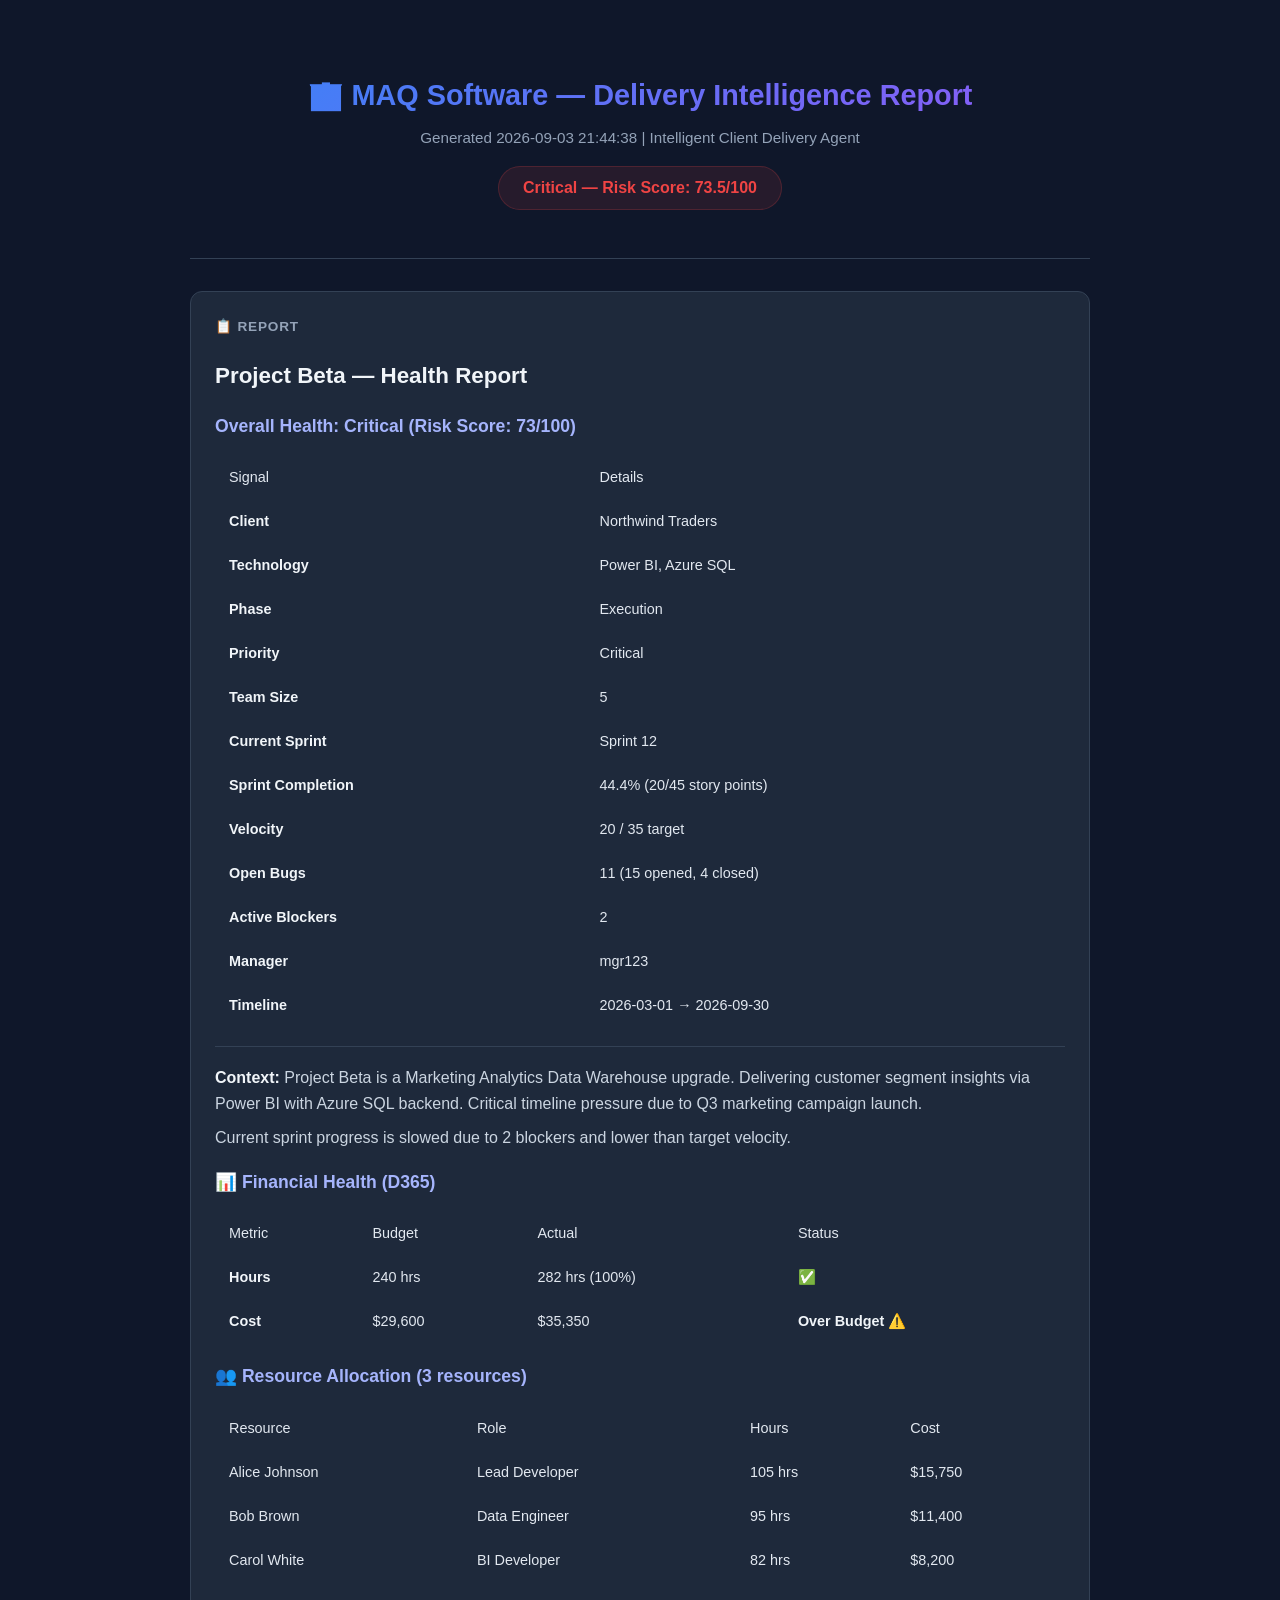
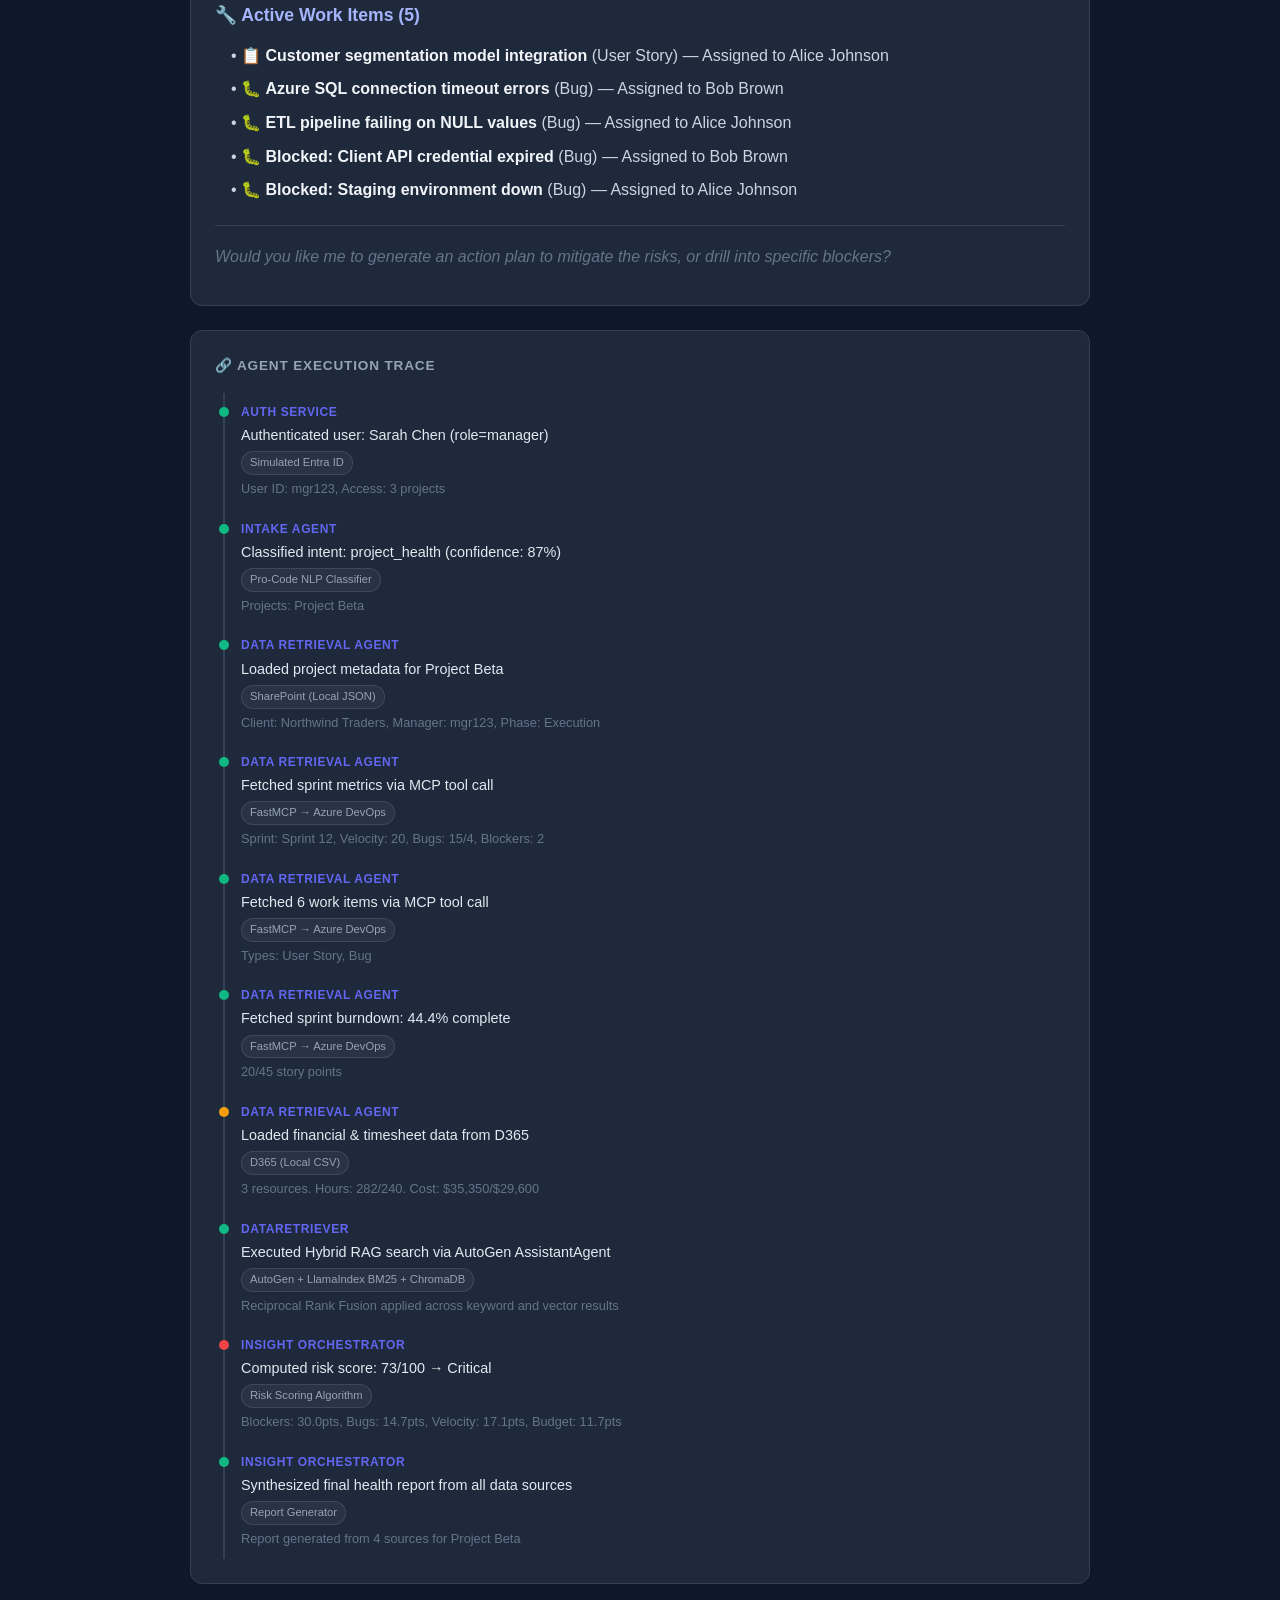
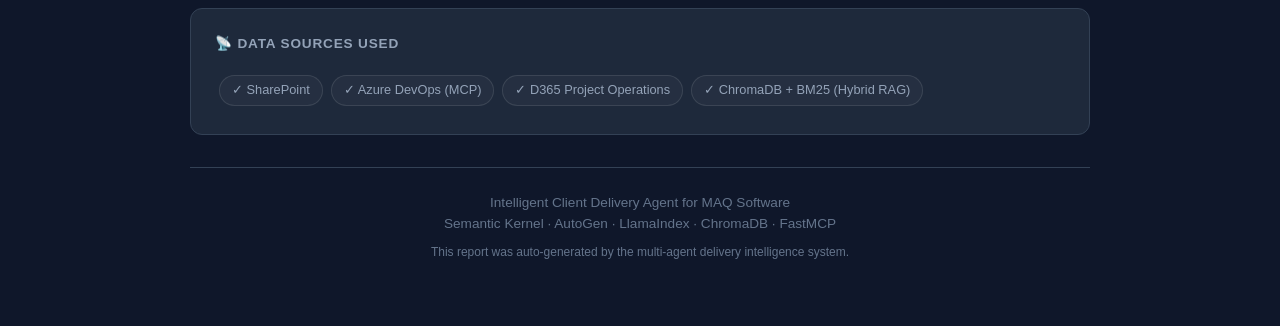
<file: project_health_report.html>
<!DOCTYPE html>
<html lang="en">
<head>
    <meta charset="UTF-8">
    <meta name="viewport" content="width=device-width, initial-scale=1.0">
    <title>Project Health Report — MAQ Software Delivery Intelligence</title>
    <style>
        * { margin: 0; padding: 0; box-sizing: border-box; }
        body {
            font-family: 'Segoe UI', -apple-system, BlinkMacSystemFont, sans-serif;
            background: #0f172a;
            color: #e2e8f0;
            padding: 40px;
            line-height: 1.6;
        }
        .container {
            max-width: 900px;
            margin: 0 auto;
        }
        .header {
            text-align: center;
            padding: 32px;
            border-bottom: 1px solid #334155;
            margin-bottom: 32px;
        }
        .header h1 {
            font-size: 1.8rem;
            font-weight: 700;
            margin-bottom: 8px;
            background: linear-gradient(135deg, #3b82f6, #8b5cf6);
            -webkit-background-clip: text;
            -webkit-text-fill-color: transparent;
        }
        .header .subtitle {
            font-size: 0.95rem;
            color: #94a3b8;
        }
        .risk-badge {
            display: inline-block;
            padding: 8px 24px;
            border-radius: 100px;
            font-weight: 700;
            font-size: 1rem;
            margin: 16px 0;
            background: rgba(239, 68, 68, 0.1);
            color: #ef4444;
            border: 1px solid #ef444433;
        }
        .section {
            background: #1e293b;
            border: 1px solid #334155;
            border-radius: 12px;
            padding: 24px;
            margin-bottom: 24px;
        }
        .section-title {
            font-size: 0.85rem;
            font-weight: 700;
            color: #94a3b8;
            text-transform: uppercase;
            letter-spacing: 0.06em;
            margin-bottom: 16px;
        }
        .footer {
            text-align: center;
            padding: 24px;
            color: #64748b;
            font-size: 0.85rem;
            border-top: 1px solid #334155;
            margin-top: 32px;
        }
    </style>
</head>
<body>
    <div class="container">
        <div class="header">
            <h1>🏢 MAQ Software — Delivery Intelligence Report</h1>
            <div class="subtitle">Generated 2026-09-03 21:44:38 | Intelligent Client Delivery Agent</div>
            <div class="risk-badge">Critical — Risk Score: 73.5/100</div>
        </div>

        <div class="section">
            <div class="section-title">📋 Report</div>
            <h2 style="font-size:1.4rem;font-weight:700;margin:20px 0 12px;color:#f1f5f9;">Project Beta — Health Report</h2>
<h3 style="font-size:1.1rem;font-weight:600;margin:18px 0 10px;color:#a5b4fc;">Overall Health: Critical (Risk Score: 73/100)</h3>
<table style="width:100%;border-collapse:collapse;margin:16px 0;font-size:0.9rem;">
<tr><td style="padding:10px 14px;border-bottom:1px solid #1e293b;">Signal</td><td style="padding:10px 14px;border-bottom:1px solid #1e293b;">Details</td></tr>
<tr><td style="padding:10px 14px;border-bottom:1px solid #1e293b;"><strong style="color:#f1f5f9;">Client</strong></td><td style="padding:10px 14px;border-bottom:1px solid #1e293b;">Northwind Traders</td></tr>
<tr><td style="padding:10px 14px;border-bottom:1px solid #1e293b;"><strong style="color:#f1f5f9;">Technology</strong></td><td style="padding:10px 14px;border-bottom:1px solid #1e293b;">Power BI, Azure SQL</td></tr>
<tr><td style="padding:10px 14px;border-bottom:1px solid #1e293b;"><strong style="color:#f1f5f9;">Phase</strong></td><td style="padding:10px 14px;border-bottom:1px solid #1e293b;">Execution</td></tr>
<tr><td style="padding:10px 14px;border-bottom:1px solid #1e293b;"><strong style="color:#f1f5f9;">Priority</strong></td><td style="padding:10px 14px;border-bottom:1px solid #1e293b;">Critical</td></tr>
<tr><td style="padding:10px 14px;border-bottom:1px solid #1e293b;"><strong style="color:#f1f5f9;">Team Size</strong></td><td style="padding:10px 14px;border-bottom:1px solid #1e293b;">5</td></tr>
<tr><td style="padding:10px 14px;border-bottom:1px solid #1e293b;"><strong style="color:#f1f5f9;">Current Sprint</strong></td><td style="padding:10px 14px;border-bottom:1px solid #1e293b;">Sprint 12</td></tr>
<tr><td style="padding:10px 14px;border-bottom:1px solid #1e293b;"><strong style="color:#f1f5f9;">Sprint Completion</strong></td><td style="padding:10px 14px;border-bottom:1px solid #1e293b;">44.4% (20/45 story points)</td></tr>
<tr><td style="padding:10px 14px;border-bottom:1px solid #1e293b;"><strong style="color:#f1f5f9;">Velocity</strong></td><td style="padding:10px 14px;border-bottom:1px solid #1e293b;">20 / 35 target</td></tr>
<tr><td style="padding:10px 14px;border-bottom:1px solid #1e293b;"><strong style="color:#f1f5f9;">Open Bugs</strong></td><td style="padding:10px 14px;border-bottom:1px solid #1e293b;">11 (15 opened, 4 closed)</td></tr>
<tr><td style="padding:10px 14px;border-bottom:1px solid #1e293b;"><strong style="color:#f1f5f9;">Active Blockers</strong></td><td style="padding:10px 14px;border-bottom:1px solid #1e293b;">2</td></tr>
<tr><td style="padding:10px 14px;border-bottom:1px solid #1e293b;"><strong style="color:#f1f5f9;">Manager</strong></td><td style="padding:10px 14px;border-bottom:1px solid #1e293b;">mgr123</td></tr>
<tr><td style="padding:10px 14px;border-bottom:1px solid #1e293b;"><strong style="color:#f1f5f9;">Timeline</strong></td><td style="padding:10px 14px;border-bottom:1px solid #1e293b;">2026-03-01 → 2026-09-30</td></tr>
</table>
<hr style="border:0;height:1px;background:#334155;margin:18px 0;">
<p style="margin:8px 0;color:#cbd5e1;line-height:1.6;"><strong style="color:#f1f5f9;">Context:</strong> Project Beta is a Marketing Analytics Data Warehouse upgrade. Delivering customer segment insights via Power BI with Azure SQL backend. Critical timeline pressure due to Q3 marketing campaign launch.</p>
<p style="margin:8px 0;color:#cbd5e1;line-height:1.6;">Current sprint progress is slowed due to 2 blockers and lower than target velocity.</p>
<h3 style="font-size:1.1rem;font-weight:600;margin:18px 0 10px;color:#a5b4fc;">📊 Financial Health (D365)</h3>
<table style="width:100%;border-collapse:collapse;margin:16px 0;font-size:0.9rem;">
<tr><td style="padding:10px 14px;border-bottom:1px solid #1e293b;">Metric</td><td style="padding:10px 14px;border-bottom:1px solid #1e293b;">Budget</td><td style="padding:10px 14px;border-bottom:1px solid #1e293b;">Actual</td><td style="padding:10px 14px;border-bottom:1px solid #1e293b;">Status</td></tr>
<tr><td style="padding:10px 14px;border-bottom:1px solid #1e293b;"><strong style="color:#f1f5f9;">Hours</strong></td><td style="padding:10px 14px;border-bottom:1px solid #1e293b;">240 hrs</td><td style="padding:10px 14px;border-bottom:1px solid #1e293b;">282 hrs (100%)</td><td style="padding:10px 14px;border-bottom:1px solid #1e293b;">✅</td></tr>
<tr><td style="padding:10px 14px;border-bottom:1px solid #1e293b;"><strong style="color:#f1f5f9;">Cost</strong></td><td style="padding:10px 14px;border-bottom:1px solid #1e293b;">$29,600</td><td style="padding:10px 14px;border-bottom:1px solid #1e293b;">$35,350</td><td style="padding:10px 14px;border-bottom:1px solid #1e293b;"><strong style="color:#f1f5f9;">Over Budget ⚠️</strong></td></tr>
</table>
<h3 style="font-size:1.1rem;font-weight:600;margin:18px 0 10px;color:#a5b4fc;">👥 Resource Allocation (3 resources)</h3>
<table style="width:100%;border-collapse:collapse;margin:16px 0;font-size:0.9rem;">
<tr><td style="padding:10px 14px;border-bottom:1px solid #1e293b;">Resource</td><td style="padding:10px 14px;border-bottom:1px solid #1e293b;">Role</td><td style="padding:10px 14px;border-bottom:1px solid #1e293b;">Hours</td><td style="padding:10px 14px;border-bottom:1px solid #1e293b;">Cost</td></tr>
<tr><td style="padding:10px 14px;border-bottom:1px solid #1e293b;">Alice Johnson</td><td style="padding:10px 14px;border-bottom:1px solid #1e293b;">Lead Developer</td><td style="padding:10px 14px;border-bottom:1px solid #1e293b;">105 hrs</td><td style="padding:10px 14px;border-bottom:1px solid #1e293b;">$15,750</td></tr>
<tr><td style="padding:10px 14px;border-bottom:1px solid #1e293b;">Bob Brown</td><td style="padding:10px 14px;border-bottom:1px solid #1e293b;">Data Engineer</td><td style="padding:10px 14px;border-bottom:1px solid #1e293b;">95 hrs</td><td style="padding:10px 14px;border-bottom:1px solid #1e293b;">$11,400</td></tr>
<tr><td style="padding:10px 14px;border-bottom:1px solid #1e293b;">Carol White</td><td style="padding:10px 14px;border-bottom:1px solid #1e293b;">BI Developer</td><td style="padding:10px 14px;border-bottom:1px solid #1e293b;">82 hrs</td><td style="padding:10px 14px;border-bottom:1px solid #1e293b;">$8,200</td></tr>
</table>
<h3 style="font-size:1.1rem;font-weight:600;margin:18px 0 10px;color:#a5b4fc;">🔧 Active Work Items (5)</h3>
<div style="padding:4px 0 4px 16px;color:#cbd5e1;">• 📋 <strong style="color:#f1f5f9;">Customer segmentation model integration</strong> (User Story) — Assigned to Alice Johnson</div>
<div style="padding:4px 0 4px 16px;color:#cbd5e1;">• 🐛 <strong style="color:#f1f5f9;">Azure SQL connection timeout errors</strong> (Bug) — Assigned to Bob Brown</div>
<div style="padding:4px 0 4px 16px;color:#cbd5e1;">• 🐛 <strong style="color:#f1f5f9;">ETL pipeline failing on NULL values</strong> (Bug) — Assigned to Alice Johnson</div>
<div style="padding:4px 0 4px 16px;color:#cbd5e1;">• 🐛 <strong style="color:#f1f5f9;">Blocked: Client API credential expired</strong> (Bug) — Assigned to Bob Brown</div>
<div style="padding:4px 0 4px 16px;color:#cbd5e1;">• 🐛 <strong style="color:#f1f5f9;">Blocked: Staging environment down</strong> (Bug) — Assigned to Alice Johnson</div>
<hr style="border:0;height:1px;background:#334155;margin:18px 0;">
<p style="color:#64748b;font-style:italic;margin:12px 0;">Would you like me to generate an action plan to mitigate the risks, or drill into specific blockers?</p>
        </div>

        <div class="section">
            <div class="section-title">🔗 Agent Execution Trace</div>
            
        <div style="display:flex;gap:12px;padding:10px 0;border-left:2px solid #334155;padding-left:16px;margin-left:8px;position:relative;">
            <div style="position:absolute;left:-6px;top:14px;width:10px;height:10px;border-radius:50%;background:#10b981;"></div>
            <div>
                <div style="font-size:0.75rem;font-weight:700;color:#6366f1;text-transform:uppercase;letter-spacing:0.05em;">Auth Service</div>
                <div style="font-size:0.9rem;font-weight:500;margin-top:2px;">Authenticated user: Sarah Chen (role=manager)</div>
                <span style="display:inline-block;margin-top:4px;font-size:0.7rem;padding:2px 8px;background:rgba(255,255,255,0.05);border:1px solid rgba(255,255,255,0.1);border-radius:100px;color:#94a3b8;">Simulated Entra ID</span>
                <div style="font-size:0.8rem;color:#64748b;margin-top:4px;">User ID: mgr123, Access: 3 projects</div>
            </div>
        </div>
        <div style="display:flex;gap:12px;padding:10px 0;border-left:2px solid #334155;padding-left:16px;margin-left:8px;position:relative;">
            <div style="position:absolute;left:-6px;top:14px;width:10px;height:10px;border-radius:50%;background:#10b981;"></div>
            <div>
                <div style="font-size:0.75rem;font-weight:700;color:#6366f1;text-transform:uppercase;letter-spacing:0.05em;">Intake Agent</div>
                <div style="font-size:0.9rem;font-weight:500;margin-top:2px;">Classified intent: project_health (confidence: 87%)</div>
                <span style="display:inline-block;margin-top:4px;font-size:0.7rem;padding:2px 8px;background:rgba(255,255,255,0.05);border:1px solid rgba(255,255,255,0.1);border-radius:100px;color:#94a3b8;">Pro-Code NLP Classifier</span>
                <div style="font-size:0.8rem;color:#64748b;margin-top:4px;">Projects: Project Beta</div>
            </div>
        </div>
        <div style="display:flex;gap:12px;padding:10px 0;border-left:2px solid #334155;padding-left:16px;margin-left:8px;position:relative;">
            <div style="position:absolute;left:-6px;top:14px;width:10px;height:10px;border-radius:50%;background:#10b981;"></div>
            <div>
                <div style="font-size:0.75rem;font-weight:700;color:#6366f1;text-transform:uppercase;letter-spacing:0.05em;">Data Retrieval Agent</div>
                <div style="font-size:0.9rem;font-weight:500;margin-top:2px;">Loaded project metadata for Project Beta</div>
                <span style="display:inline-block;margin-top:4px;font-size:0.7rem;padding:2px 8px;background:rgba(255,255,255,0.05);border:1px solid rgba(255,255,255,0.1);border-radius:100px;color:#94a3b8;">SharePoint (Local JSON)</span>
                <div style="font-size:0.8rem;color:#64748b;margin-top:4px;">Client: Northwind Traders, Manager: mgr123, Phase: Execution</div>
            </div>
        </div>
        <div style="display:flex;gap:12px;padding:10px 0;border-left:2px solid #334155;padding-left:16px;margin-left:8px;position:relative;">
            <div style="position:absolute;left:-6px;top:14px;width:10px;height:10px;border-radius:50%;background:#10b981;"></div>
            <div>
                <div style="font-size:0.75rem;font-weight:700;color:#6366f1;text-transform:uppercase;letter-spacing:0.05em;">Data Retrieval Agent</div>
                <div style="font-size:0.9rem;font-weight:500;margin-top:2px;">Fetched sprint metrics via MCP tool call</div>
                <span style="display:inline-block;margin-top:4px;font-size:0.7rem;padding:2px 8px;background:rgba(255,255,255,0.05);border:1px solid rgba(255,255,255,0.1);border-radius:100px;color:#94a3b8;">FastMCP → Azure DevOps</span>
                <div style="font-size:0.8rem;color:#64748b;margin-top:4px;">Sprint: Sprint 12, Velocity: 20, Bugs: 15/4, Blockers: 2</div>
            </div>
        </div>
        <div style="display:flex;gap:12px;padding:10px 0;border-left:2px solid #334155;padding-left:16px;margin-left:8px;position:relative;">
            <div style="position:absolute;left:-6px;top:14px;width:10px;height:10px;border-radius:50%;background:#10b981;"></div>
            <div>
                <div style="font-size:0.75rem;font-weight:700;color:#6366f1;text-transform:uppercase;letter-spacing:0.05em;">Data Retrieval Agent</div>
                <div style="font-size:0.9rem;font-weight:500;margin-top:2px;">Fetched 6 work items via MCP tool call</div>
                <span style="display:inline-block;margin-top:4px;font-size:0.7rem;padding:2px 8px;background:rgba(255,255,255,0.05);border:1px solid rgba(255,255,255,0.1);border-radius:100px;color:#94a3b8;">FastMCP → Azure DevOps</span>
                <div style="font-size:0.8rem;color:#64748b;margin-top:4px;">Types: User Story, Bug</div>
            </div>
        </div>
        <div style="display:flex;gap:12px;padding:10px 0;border-left:2px solid #334155;padding-left:16px;margin-left:8px;position:relative;">
            <div style="position:absolute;left:-6px;top:14px;width:10px;height:10px;border-radius:50%;background:#10b981;"></div>
            <div>
                <div style="font-size:0.75rem;font-weight:700;color:#6366f1;text-transform:uppercase;letter-spacing:0.05em;">Data Retrieval Agent</div>
                <div style="font-size:0.9rem;font-weight:500;margin-top:2px;">Fetched sprint burndown: 44.4% complete</div>
                <span style="display:inline-block;margin-top:4px;font-size:0.7rem;padding:2px 8px;background:rgba(255,255,255,0.05);border:1px solid rgba(255,255,255,0.1);border-radius:100px;color:#94a3b8;">FastMCP → Azure DevOps</span>
                <div style="font-size:0.8rem;color:#64748b;margin-top:4px;">20/45 story points</div>
            </div>
        </div>
        <div style="display:flex;gap:12px;padding:10px 0;border-left:2px solid #334155;padding-left:16px;margin-left:8px;position:relative;">
            <div style="position:absolute;left:-6px;top:14px;width:10px;height:10px;border-radius:50%;background:#f59e0b;"></div>
            <div>
                <div style="font-size:0.75rem;font-weight:700;color:#6366f1;text-transform:uppercase;letter-spacing:0.05em;">Data Retrieval Agent</div>
                <div style="font-size:0.9rem;font-weight:500;margin-top:2px;">Loaded financial & timesheet data from D365</div>
                <span style="display:inline-block;margin-top:4px;font-size:0.7rem;padding:2px 8px;background:rgba(255,255,255,0.05);border:1px solid rgba(255,255,255,0.1);border-radius:100px;color:#94a3b8;">D365 (Local CSV)</span>
                <div style="font-size:0.8rem;color:#64748b;margin-top:4px;">3 resources. Hours: 282/240. Cost: $35,350/$29,600</div>
            </div>
        </div>
        <div style="display:flex;gap:12px;padding:10px 0;border-left:2px solid #334155;padding-left:16px;margin-left:8px;position:relative;">
            <div style="position:absolute;left:-6px;top:14px;width:10px;height:10px;border-radius:50%;background:#10b981;"></div>
            <div>
                <div style="font-size:0.75rem;font-weight:700;color:#6366f1;text-transform:uppercase;letter-spacing:0.05em;">DataRetriever</div>
                <div style="font-size:0.9rem;font-weight:500;margin-top:2px;">Executed Hybrid RAG search via AutoGen AssistantAgent</div>
                <span style="display:inline-block;margin-top:4px;font-size:0.7rem;padding:2px 8px;background:rgba(255,255,255,0.05);border:1px solid rgba(255,255,255,0.1);border-radius:100px;color:#94a3b8;">AutoGen + LlamaIndex BM25 + ChromaDB</span>
                <div style="font-size:0.8rem;color:#64748b;margin-top:4px;">Reciprocal Rank Fusion applied across keyword and vector results</div>
            </div>
        </div>
        <div style="display:flex;gap:12px;padding:10px 0;border-left:2px solid #334155;padding-left:16px;margin-left:8px;position:relative;">
            <div style="position:absolute;left:-6px;top:14px;width:10px;height:10px;border-radius:50%;background:#ef4444;"></div>
            <div>
                <div style="font-size:0.75rem;font-weight:700;color:#6366f1;text-transform:uppercase;letter-spacing:0.05em;">Insight Orchestrator</div>
                <div style="font-size:0.9rem;font-weight:500;margin-top:2px;">Computed risk score: 73/100 → Critical</div>
                <span style="display:inline-block;margin-top:4px;font-size:0.7rem;padding:2px 8px;background:rgba(255,255,255,0.05);border:1px solid rgba(255,255,255,0.1);border-radius:100px;color:#94a3b8;">Risk Scoring Algorithm</span>
                <div style="font-size:0.8rem;color:#64748b;margin-top:4px;">Blockers: 30.0pts, Bugs: 14.7pts, Velocity: 17.1pts, Budget: 11.7pts</div>
            </div>
        </div>
        <div style="display:flex;gap:12px;padding:10px 0;border-left:2px solid #334155;padding-left:16px;margin-left:8px;position:relative;">
            <div style="position:absolute;left:-6px;top:14px;width:10px;height:10px;border-radius:50%;background:#10b981;"></div>
            <div>
                <div style="font-size:0.75rem;font-weight:700;color:#6366f1;text-transform:uppercase;letter-spacing:0.05em;">Insight Orchestrator</div>
                <div style="font-size:0.9rem;font-weight:500;margin-top:2px;">Synthesized final health report from all data sources</div>
                <span style="display:inline-block;margin-top:4px;font-size:0.7rem;padding:2px 8px;background:rgba(255,255,255,0.05);border:1px solid rgba(255,255,255,0.1);border-radius:100px;color:#94a3b8;">Report Generator</span>
                <div style="font-size:0.8rem;color:#64748b;margin-top:4px;">Report generated from 4 sources for Project Beta</div>
            </div>
        </div>
        </div>

        <div class="section">
            <div class="section-title">📡 Data Sources Used</div>
            <div><span style="display:inline-block;margin:4px;padding:4px 12px;background:rgba(255,255,255,0.03);border:1px solid rgba(255,255,255,0.1);border-radius:100px;font-size:0.8rem;color:#94a3b8;">✓ SharePoint</span><span style="display:inline-block;margin:4px;padding:4px 12px;background:rgba(255,255,255,0.03);border:1px solid rgba(255,255,255,0.1);border-radius:100px;font-size:0.8rem;color:#94a3b8;">✓ Azure DevOps (MCP)</span><span style="display:inline-block;margin:4px;padding:4px 12px;background:rgba(255,255,255,0.03);border:1px solid rgba(255,255,255,0.1);border-radius:100px;font-size:0.8rem;color:#94a3b8;">✓ D365 Project Operations</span><span style="display:inline-block;margin:4px;padding:4px 12px;background:rgba(255,255,255,0.03);border:1px solid rgba(255,255,255,0.1);border-radius:100px;font-size:0.8rem;color:#94a3b8;">✓ ChromaDB + BM25 (Hybrid RAG)</span></div>
        </div>

        <div class="footer">
            <p>Intelligent Client Delivery Agent for MAQ Software</p>
            <p>Semantic Kernel · AutoGen · LlamaIndex · ChromaDB · FastMCP</p>
            <p style="margin-top:8px;font-size:0.75rem;">This report was auto-generated by the multi-agent delivery intelligence system.</p>
        </div>
    </div>
</body>
</html>
</file>
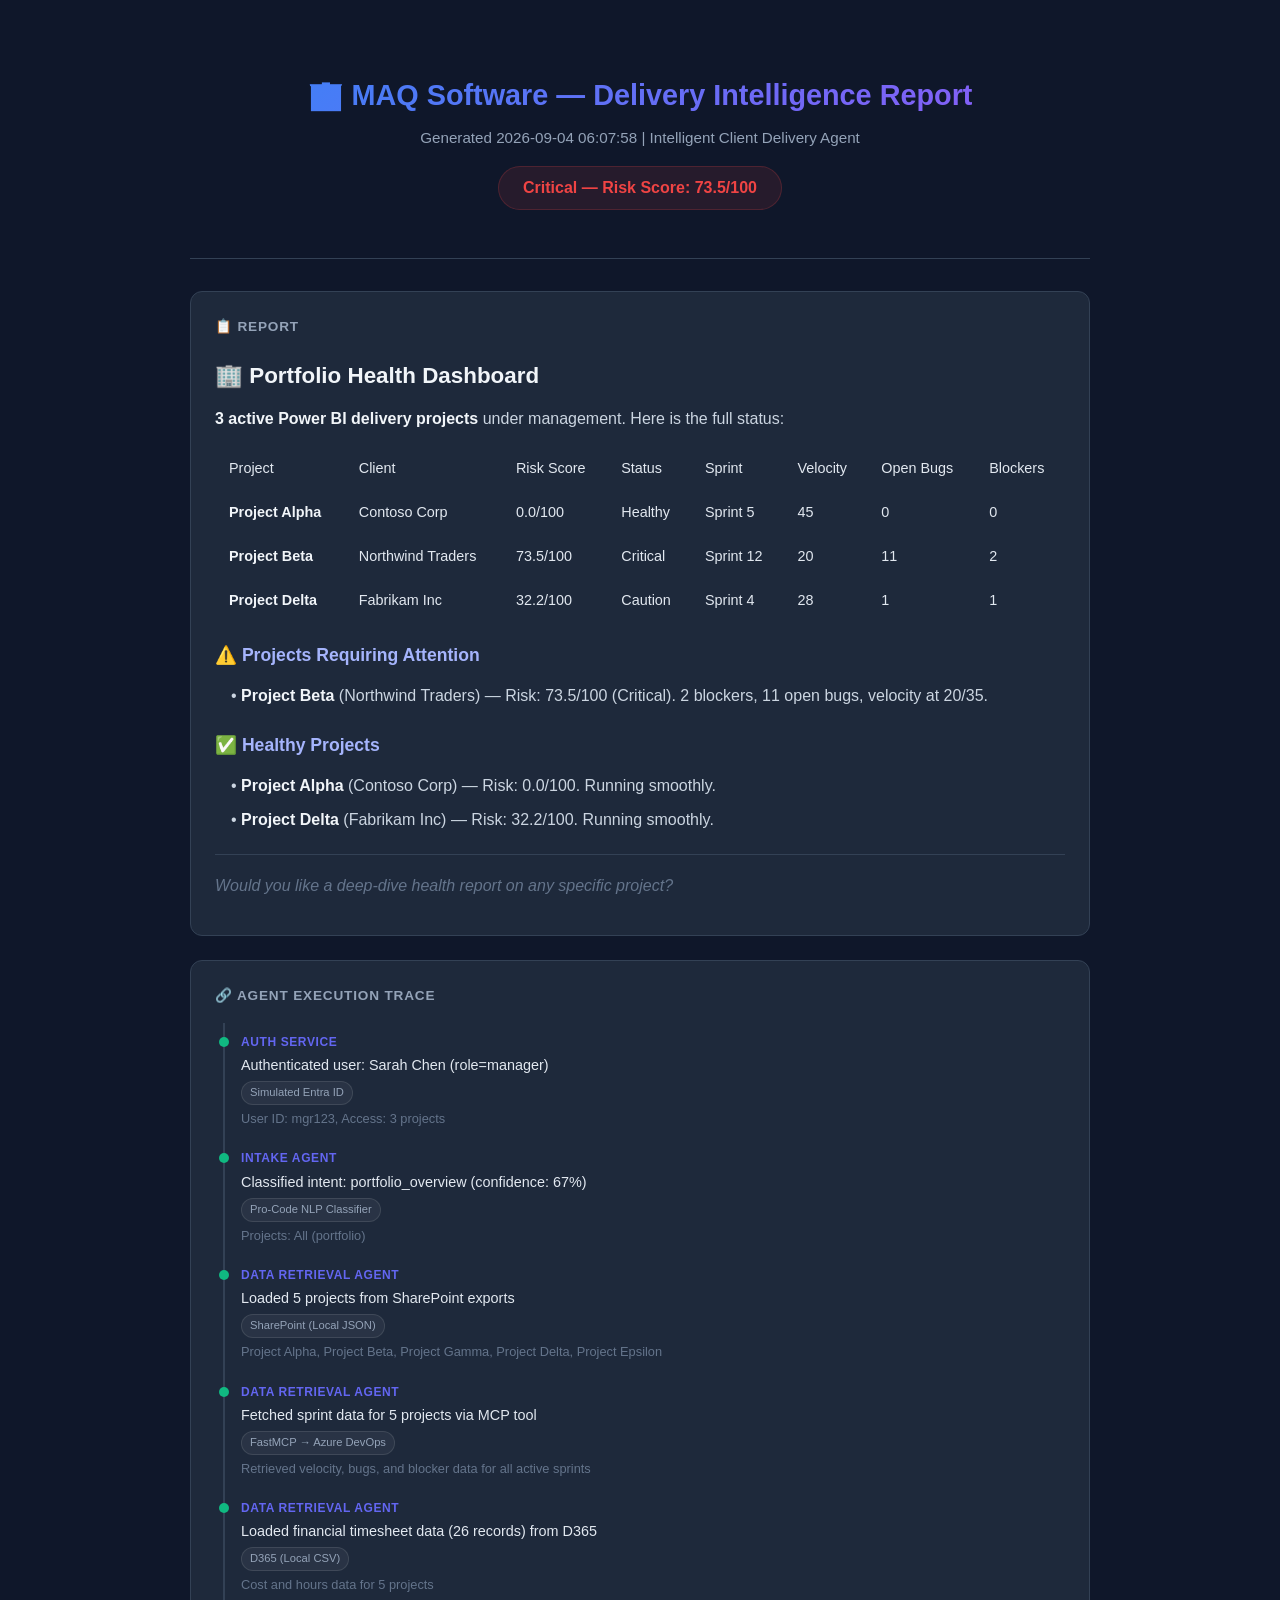
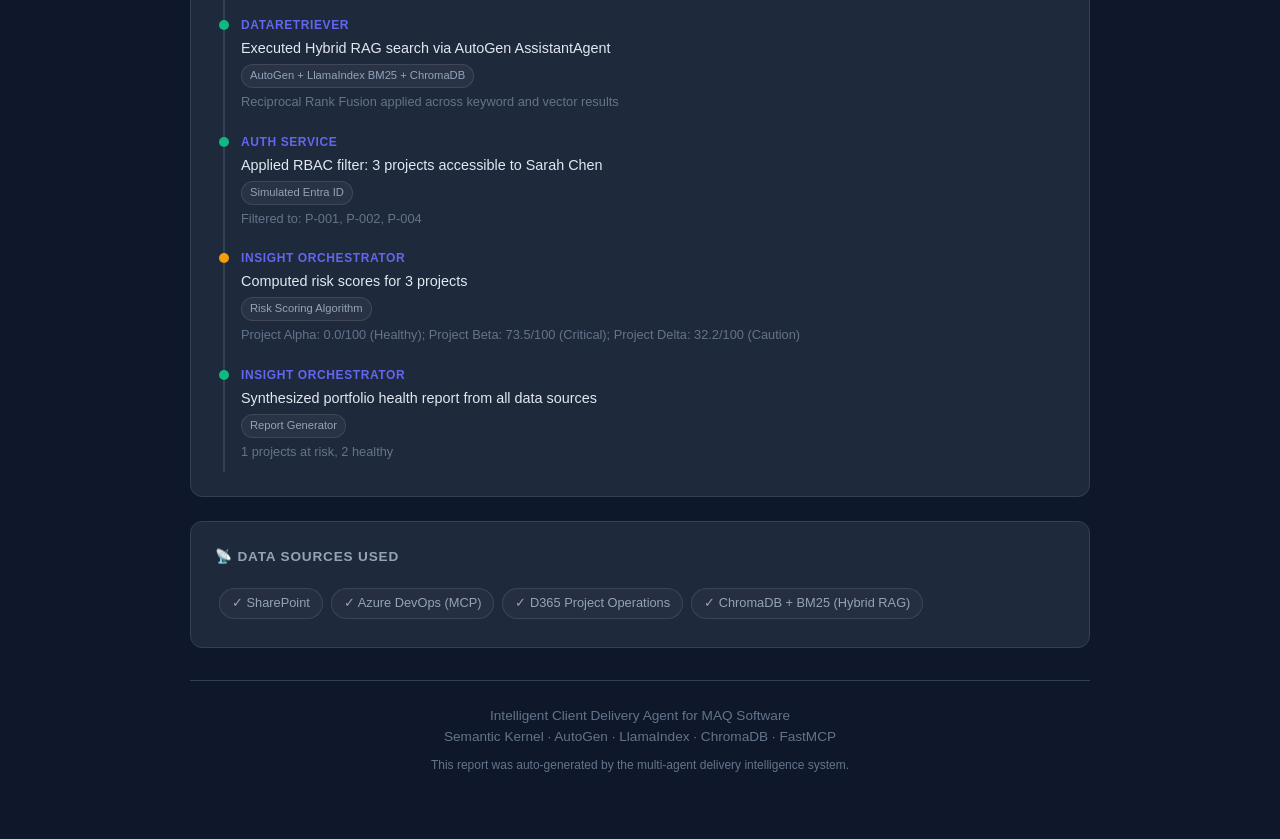
<file: reports/health_report_20260904_060758.html>
<!DOCTYPE html>
<html lang="en">
<head>
    <meta charset="UTF-8">
    <meta name="viewport" content="width=device-width, initial-scale=1.0">
    <title>Project Health Report — MAQ Software Delivery Intelligence</title>
    <style>
        * { margin: 0; padding: 0; box-sizing: border-box; }
        body {
            font-family: 'Segoe UI', -apple-system, BlinkMacSystemFont, sans-serif;
            background: #0f172a;
            color: #e2e8f0;
            padding: 40px;
            line-height: 1.6;
        }
        .container {
            max-width: 900px;
            margin: 0 auto;
        }
        .header {
            text-align: center;
            padding: 32px;
            border-bottom: 1px solid #334155;
            margin-bottom: 32px;
        }
        .header h1 {
            font-size: 1.8rem;
            font-weight: 700;
            margin-bottom: 8px;
            background: linear-gradient(135deg, #3b82f6, #8b5cf6);
            -webkit-background-clip: text;
            -webkit-text-fill-color: transparent;
        }
        .header .subtitle {
            font-size: 0.95rem;
            color: #94a3b8;
        }
        .risk-badge {
            display: inline-block;
            padding: 8px 24px;
            border-radius: 100px;
            font-weight: 700;
            font-size: 1rem;
            margin: 16px 0;
            background: rgba(239, 68, 68, 0.1);
            color: #ef4444;
            border: 1px solid #ef444433;
        }
        .section {
            background: #1e293b;
            border: 1px solid #334155;
            border-radius: 12px;
            padding: 24px;
            margin-bottom: 24px;
        }
        .section-title {
            font-size: 0.85rem;
            font-weight: 700;
            color: #94a3b8;
            text-transform: uppercase;
            letter-spacing: 0.06em;
            margin-bottom: 16px;
        }
        .footer {
            text-align: center;
            padding: 24px;
            color: #64748b;
            font-size: 0.85rem;
            border-top: 1px solid #334155;
            margin-top: 32px;
        }
    </style>
</head>
<body>
    <div class="container">
        <div class="header">
            <h1>🏢 MAQ Software — Delivery Intelligence Report</h1>
            <div class="subtitle">Generated 2026-09-04 06:07:58 | Intelligent Client Delivery Agent</div>
            <div class="risk-badge">Critical — Risk Score: 73.5/100</div>
        </div>

        <div class="section">
            <div class="section-title">📋 Report</div>
            <h2 style="font-size:1.4rem;font-weight:700;margin:20px 0 12px;color:#f1f5f9;">🏢 Portfolio Health Dashboard</h2>
<p style="margin:8px 0;color:#cbd5e1;line-height:1.6;"><strong style="color:#f1f5f9;">3 active Power BI delivery projects</strong> under management. Here is the full status:</p>
<table style="width:100%;border-collapse:collapse;margin:16px 0;font-size:0.9rem;">
<tr><td style="padding:10px 14px;border-bottom:1px solid #1e293b;">Project</td><td style="padding:10px 14px;border-bottom:1px solid #1e293b;">Client</td><td style="padding:10px 14px;border-bottom:1px solid #1e293b;">Risk Score</td><td style="padding:10px 14px;border-bottom:1px solid #1e293b;">Status</td><td style="padding:10px 14px;border-bottom:1px solid #1e293b;">Sprint</td><td style="padding:10px 14px;border-bottom:1px solid #1e293b;">Velocity</td><td style="padding:10px 14px;border-bottom:1px solid #1e293b;">Open Bugs</td><td style="padding:10px 14px;border-bottom:1px solid #1e293b;">Blockers</td></tr>
<tr><td style="padding:10px 14px;border-bottom:1px solid #1e293b;"><strong style="color:#f1f5f9;">Project Alpha</strong></td><td style="padding:10px 14px;border-bottom:1px solid #1e293b;">Contoso Corp</td><td style="padding:10px 14px;border-bottom:1px solid #1e293b;">0.0/100</td><td style="padding:10px 14px;border-bottom:1px solid #1e293b;">Healthy</td><td style="padding:10px 14px;border-bottom:1px solid #1e293b;">Sprint 5</td><td style="padding:10px 14px;border-bottom:1px solid #1e293b;">45</td><td style="padding:10px 14px;border-bottom:1px solid #1e293b;">0</td><td style="padding:10px 14px;border-bottom:1px solid #1e293b;">0</td></tr>
<tr><td style="padding:10px 14px;border-bottom:1px solid #1e293b;"><strong style="color:#f1f5f9;">Project Beta</strong></td><td style="padding:10px 14px;border-bottom:1px solid #1e293b;">Northwind Traders</td><td style="padding:10px 14px;border-bottom:1px solid #1e293b;">73.5/100</td><td style="padding:10px 14px;border-bottom:1px solid #1e293b;">Critical</td><td style="padding:10px 14px;border-bottom:1px solid #1e293b;">Sprint 12</td><td style="padding:10px 14px;border-bottom:1px solid #1e293b;">20</td><td style="padding:10px 14px;border-bottom:1px solid #1e293b;">11</td><td style="padding:10px 14px;border-bottom:1px solid #1e293b;">2</td></tr>
<tr><td style="padding:10px 14px;border-bottom:1px solid #1e293b;"><strong style="color:#f1f5f9;">Project Delta</strong></td><td style="padding:10px 14px;border-bottom:1px solid #1e293b;">Fabrikam Inc</td><td style="padding:10px 14px;border-bottom:1px solid #1e293b;">32.2/100</td><td style="padding:10px 14px;border-bottom:1px solid #1e293b;">Caution</td><td style="padding:10px 14px;border-bottom:1px solid #1e293b;">Sprint 4</td><td style="padding:10px 14px;border-bottom:1px solid #1e293b;">28</td><td style="padding:10px 14px;border-bottom:1px solid #1e293b;">1</td><td style="padding:10px 14px;border-bottom:1px solid #1e293b;">1</td></tr>
</table>
<h3 style="font-size:1.1rem;font-weight:600;margin:18px 0 10px;color:#a5b4fc;">⚠️ Projects Requiring Attention</h3>
<div style="padding:4px 0 4px 16px;color:#cbd5e1;">• <strong style="color:#f1f5f9;">Project Beta</strong> (Northwind Traders) — Risk: 73.5/100 (Critical). 2 blockers, 11 open bugs, velocity at 20/35.</div>
<h3 style="font-size:1.1rem;font-weight:600;margin:18px 0 10px;color:#a5b4fc;">✅ Healthy Projects</h3>
<div style="padding:4px 0 4px 16px;color:#cbd5e1;">• <strong style="color:#f1f5f9;">Project Alpha</strong> (Contoso Corp) — Risk: 0.0/100. Running smoothly.</div>
<div style="padding:4px 0 4px 16px;color:#cbd5e1;">• <strong style="color:#f1f5f9;">Project Delta</strong> (Fabrikam Inc) — Risk: 32.2/100. Running smoothly.</div>
<hr style="border:0;height:1px;background:#334155;margin:18px 0;">
<p style="color:#64748b;font-style:italic;margin:12px 0;">Would you like a deep-dive health report on any specific project?</p>
        </div>

        <div class="section">
            <div class="section-title">🔗 Agent Execution Trace</div>
            
        <div style="display:flex;gap:12px;padding:10px 0;border-left:2px solid #334155;padding-left:16px;margin-left:8px;position:relative;">
            <div style="position:absolute;left:-6px;top:14px;width:10px;height:10px;border-radius:50%;background:#10b981;"></div>
            <div>
                <div style="font-size:0.75rem;font-weight:700;color:#6366f1;text-transform:uppercase;letter-spacing:0.05em;">Auth Service</div>
                <div style="font-size:0.9rem;font-weight:500;margin-top:2px;">Authenticated user: Sarah Chen (role=manager)</div>
                <span style="display:inline-block;margin-top:4px;font-size:0.7rem;padding:2px 8px;background:rgba(255,255,255,0.05);border:1px solid rgba(255,255,255,0.1);border-radius:100px;color:#94a3b8;">Simulated Entra ID</span>
                <div style="font-size:0.8rem;color:#64748b;margin-top:4px;">User ID: mgr123, Access: 3 projects</div>
            </div>
        </div>
        <div style="display:flex;gap:12px;padding:10px 0;border-left:2px solid #334155;padding-left:16px;margin-left:8px;position:relative;">
            <div style="position:absolute;left:-6px;top:14px;width:10px;height:10px;border-radius:50%;background:#10b981;"></div>
            <div>
                <div style="font-size:0.75rem;font-weight:700;color:#6366f1;text-transform:uppercase;letter-spacing:0.05em;">Intake Agent</div>
                <div style="font-size:0.9rem;font-weight:500;margin-top:2px;">Classified intent: portfolio_overview (confidence: 67%)</div>
                <span style="display:inline-block;margin-top:4px;font-size:0.7rem;padding:2px 8px;background:rgba(255,255,255,0.05);border:1px solid rgba(255,255,255,0.1);border-radius:100px;color:#94a3b8;">Pro-Code NLP Classifier</span>
                <div style="font-size:0.8rem;color:#64748b;margin-top:4px;">Projects: All (portfolio)</div>
            </div>
        </div>
        <div style="display:flex;gap:12px;padding:10px 0;border-left:2px solid #334155;padding-left:16px;margin-left:8px;position:relative;">
            <div style="position:absolute;left:-6px;top:14px;width:10px;height:10px;border-radius:50%;background:#10b981;"></div>
            <div>
                <div style="font-size:0.75rem;font-weight:700;color:#6366f1;text-transform:uppercase;letter-spacing:0.05em;">Data Retrieval Agent</div>
                <div style="font-size:0.9rem;font-weight:500;margin-top:2px;">Loaded 5 projects from SharePoint exports</div>
                <span style="display:inline-block;margin-top:4px;font-size:0.7rem;padding:2px 8px;background:rgba(255,255,255,0.05);border:1px solid rgba(255,255,255,0.1);border-radius:100px;color:#94a3b8;">SharePoint (Local JSON)</span>
                <div style="font-size:0.8rem;color:#64748b;margin-top:4px;">Project Alpha, Project Beta, Project Gamma, Project Delta, Project Epsilon</div>
            </div>
        </div>
        <div style="display:flex;gap:12px;padding:10px 0;border-left:2px solid #334155;padding-left:16px;margin-left:8px;position:relative;">
            <div style="position:absolute;left:-6px;top:14px;width:10px;height:10px;border-radius:50%;background:#10b981;"></div>
            <div>
                <div style="font-size:0.75rem;font-weight:700;color:#6366f1;text-transform:uppercase;letter-spacing:0.05em;">Data Retrieval Agent</div>
                <div style="font-size:0.9rem;font-weight:500;margin-top:2px;">Fetched sprint data for 5 projects via MCP tool</div>
                <span style="display:inline-block;margin-top:4px;font-size:0.7rem;padding:2px 8px;background:rgba(255,255,255,0.05);border:1px solid rgba(255,255,255,0.1);border-radius:100px;color:#94a3b8;">FastMCP → Azure DevOps</span>
                <div style="font-size:0.8rem;color:#64748b;margin-top:4px;">Retrieved velocity, bugs, and blocker data for all active sprints</div>
            </div>
        </div>
        <div style="display:flex;gap:12px;padding:10px 0;border-left:2px solid #334155;padding-left:16px;margin-left:8px;position:relative;">
            <div style="position:absolute;left:-6px;top:14px;width:10px;height:10px;border-radius:50%;background:#10b981;"></div>
            <div>
                <div style="font-size:0.75rem;font-weight:700;color:#6366f1;text-transform:uppercase;letter-spacing:0.05em;">Data Retrieval Agent</div>
                <div style="font-size:0.9rem;font-weight:500;margin-top:2px;">Loaded financial timesheet data (26 records) from D365</div>
                <span style="display:inline-block;margin-top:4px;font-size:0.7rem;padding:2px 8px;background:rgba(255,255,255,0.05);border:1px solid rgba(255,255,255,0.1);border-radius:100px;color:#94a3b8;">D365 (Local CSV)</span>
                <div style="font-size:0.8rem;color:#64748b;margin-top:4px;">Cost and hours data for 5 projects</div>
            </div>
        </div>
        <div style="display:flex;gap:12px;padding:10px 0;border-left:2px solid #334155;padding-left:16px;margin-left:8px;position:relative;">
            <div style="position:absolute;left:-6px;top:14px;width:10px;height:10px;border-radius:50%;background:#10b981;"></div>
            <div>
                <div style="font-size:0.75rem;font-weight:700;color:#6366f1;text-transform:uppercase;letter-spacing:0.05em;">DataRetriever</div>
                <div style="font-size:0.9rem;font-weight:500;margin-top:2px;">Executed Hybrid RAG search via AutoGen AssistantAgent</div>
                <span style="display:inline-block;margin-top:4px;font-size:0.7rem;padding:2px 8px;background:rgba(255,255,255,0.05);border:1px solid rgba(255,255,255,0.1);border-radius:100px;color:#94a3b8;">AutoGen + LlamaIndex BM25 + ChromaDB</span>
                <div style="font-size:0.8rem;color:#64748b;margin-top:4px;">Reciprocal Rank Fusion applied across keyword and vector results</div>
            </div>
        </div>
        <div style="display:flex;gap:12px;padding:10px 0;border-left:2px solid #334155;padding-left:16px;margin-left:8px;position:relative;">
            <div style="position:absolute;left:-6px;top:14px;width:10px;height:10px;border-radius:50%;background:#10b981;"></div>
            <div>
                <div style="font-size:0.75rem;font-weight:700;color:#6366f1;text-transform:uppercase;letter-spacing:0.05em;">Auth Service</div>
                <div style="font-size:0.9rem;font-weight:500;margin-top:2px;">Applied RBAC filter: 3 projects accessible to Sarah Chen</div>
                <span style="display:inline-block;margin-top:4px;font-size:0.7rem;padding:2px 8px;background:rgba(255,255,255,0.05);border:1px solid rgba(255,255,255,0.1);border-radius:100px;color:#94a3b8;">Simulated Entra ID</span>
                <div style="font-size:0.8rem;color:#64748b;margin-top:4px;">Filtered to: P-001, P-002, P-004</div>
            </div>
        </div>
        <div style="display:flex;gap:12px;padding:10px 0;border-left:2px solid #334155;padding-left:16px;margin-left:8px;position:relative;">
            <div style="position:absolute;left:-6px;top:14px;width:10px;height:10px;border-radius:50%;background:#f59e0b;"></div>
            <div>
                <div style="font-size:0.75rem;font-weight:700;color:#6366f1;text-transform:uppercase;letter-spacing:0.05em;">Insight Orchestrator</div>
                <div style="font-size:0.9rem;font-weight:500;margin-top:2px;">Computed risk scores for 3 projects</div>
                <span style="display:inline-block;margin-top:4px;font-size:0.7rem;padding:2px 8px;background:rgba(255,255,255,0.05);border:1px solid rgba(255,255,255,0.1);border-radius:100px;color:#94a3b8;">Risk Scoring Algorithm</span>
                <div style="font-size:0.8rem;color:#64748b;margin-top:4px;">Project Alpha: 0.0/100 (Healthy); Project Beta: 73.5/100 (Critical); Project Delta: 32.2/100 (Caution)</div>
            </div>
        </div>
        <div style="display:flex;gap:12px;padding:10px 0;border-left:2px solid #334155;padding-left:16px;margin-left:8px;position:relative;">
            <div style="position:absolute;left:-6px;top:14px;width:10px;height:10px;border-radius:50%;background:#10b981;"></div>
            <div>
                <div style="font-size:0.75rem;font-weight:700;color:#6366f1;text-transform:uppercase;letter-spacing:0.05em;">Insight Orchestrator</div>
                <div style="font-size:0.9rem;font-weight:500;margin-top:2px;">Synthesized portfolio health report from all data sources</div>
                <span style="display:inline-block;margin-top:4px;font-size:0.7rem;padding:2px 8px;background:rgba(255,255,255,0.05);border:1px solid rgba(255,255,255,0.1);border-radius:100px;color:#94a3b8;">Report Generator</span>
                <div style="font-size:0.8rem;color:#64748b;margin-top:4px;">1 projects at risk, 2 healthy</div>
            </div>
        </div>
        </div>

        <div class="section">
            <div class="section-title">📡 Data Sources Used</div>
            <div><span style="display:inline-block;margin:4px;padding:4px 12px;background:rgba(255,255,255,0.03);border:1px solid rgba(255,255,255,0.1);border-radius:100px;font-size:0.8rem;color:#94a3b8;">✓ SharePoint</span><span style="display:inline-block;margin:4px;padding:4px 12px;background:rgba(255,255,255,0.03);border:1px solid rgba(255,255,255,0.1);border-radius:100px;font-size:0.8rem;color:#94a3b8;">✓ Azure DevOps (MCP)</span><span style="display:inline-block;margin:4px;padding:4px 12px;background:rgba(255,255,255,0.03);border:1px solid rgba(255,255,255,0.1);border-radius:100px;font-size:0.8rem;color:#94a3b8;">✓ D365 Project Operations</span><span style="display:inline-block;margin:4px;padding:4px 12px;background:rgba(255,255,255,0.03);border:1px solid rgba(255,255,255,0.1);border-radius:100px;font-size:0.8rem;color:#94a3b8;">✓ ChromaDB + BM25 (Hybrid RAG)</span></div>
        </div>

        <div class="footer">
            <p>Intelligent Client Delivery Agent for MAQ Software</p>
            <p>Semantic Kernel · AutoGen · LlamaIndex · ChromaDB · FastMCP</p>
            <p style="margin-top:8px;font-size:0.75rem;">This report was auto-generated by the multi-agent delivery intelligence system.</p>
        </div>
    </div>
</body>
</html>
</file>
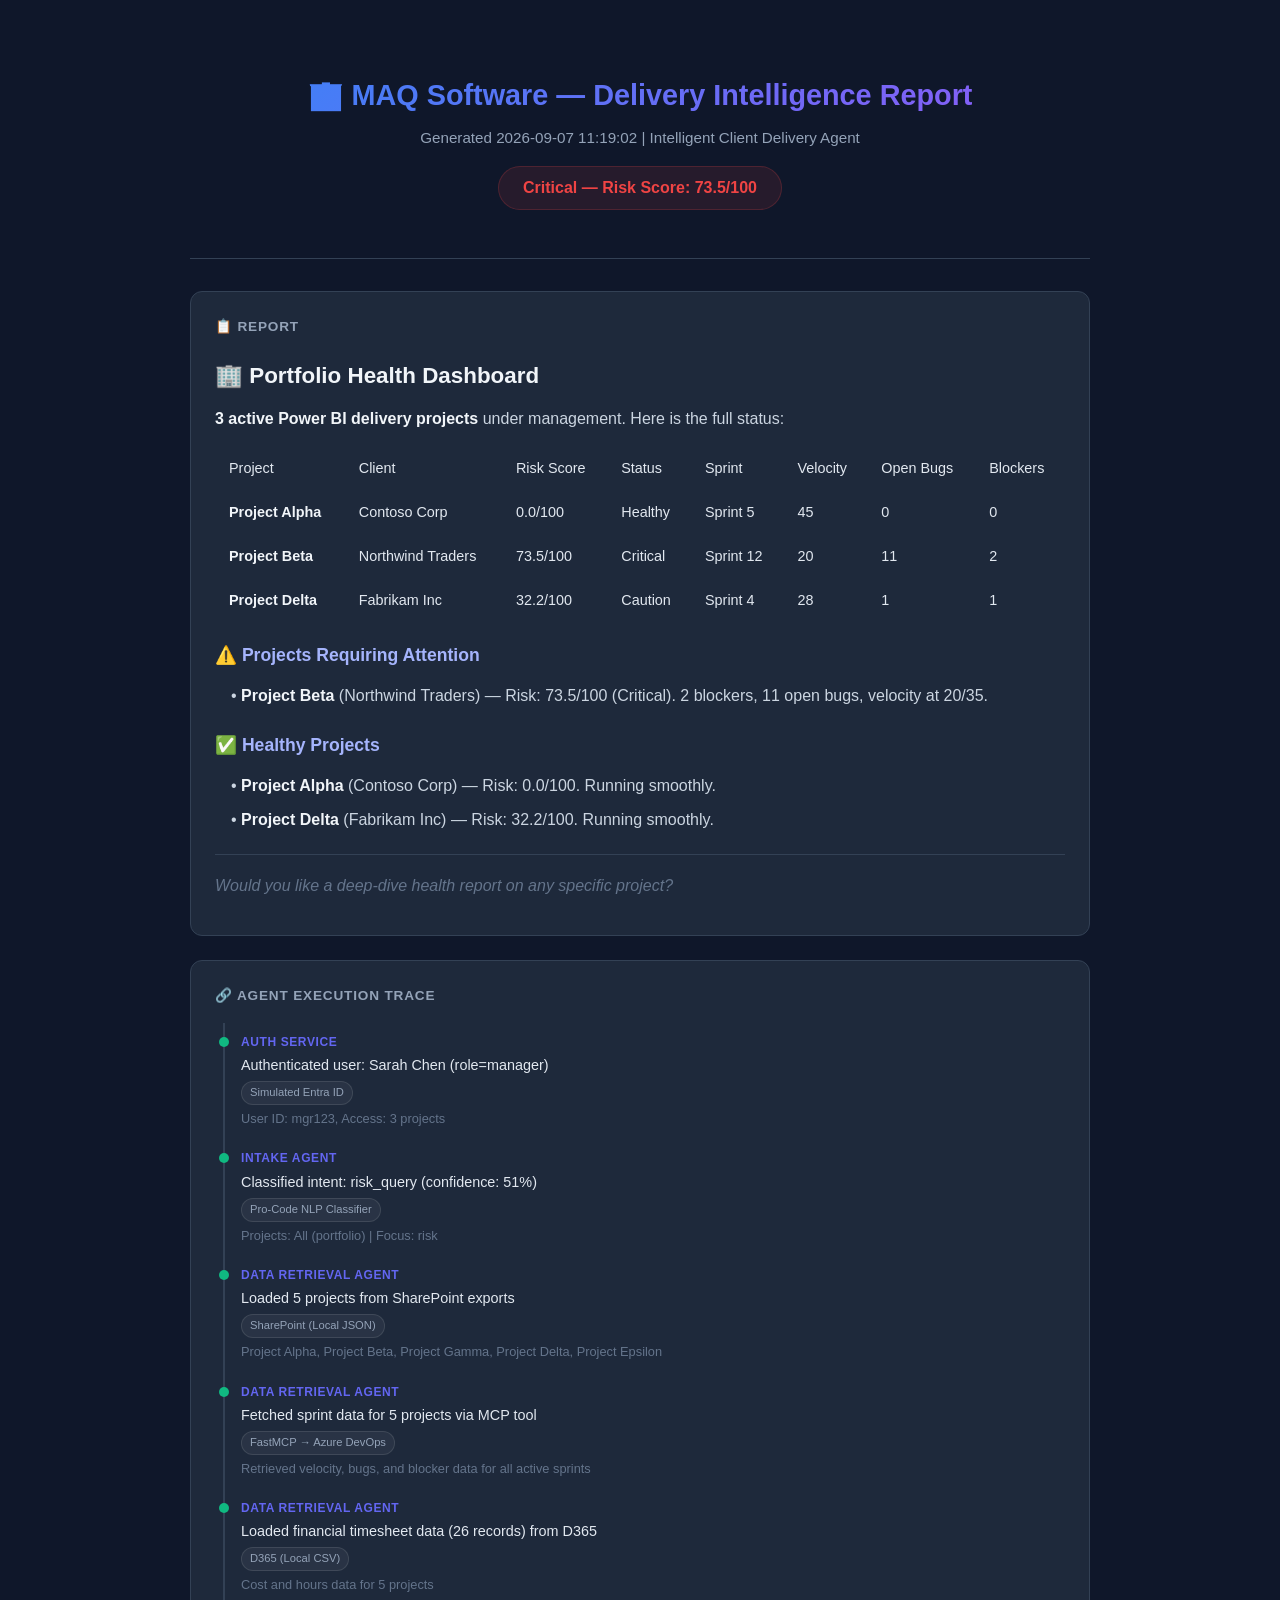
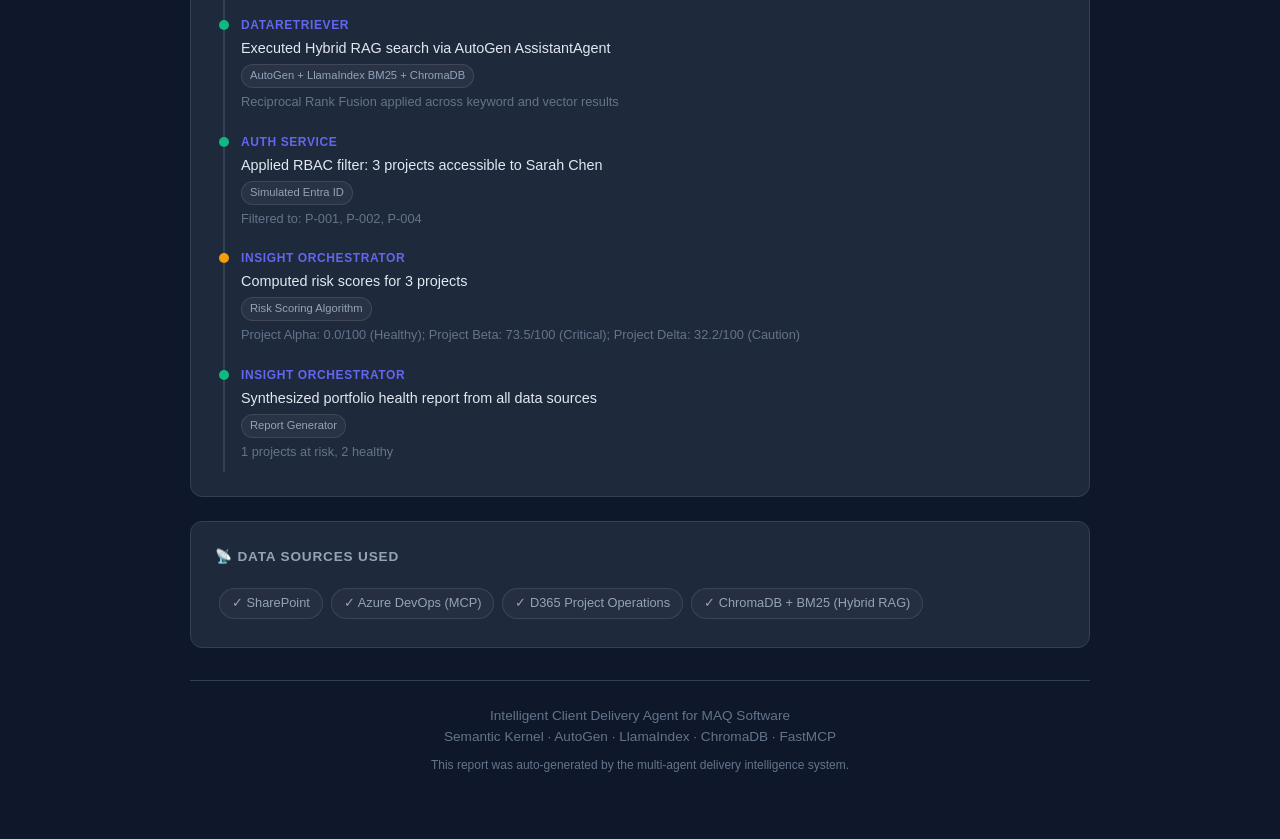
<file: reports/health_report_20260907_111902.html>
<!DOCTYPE html>
<html lang="en">
<head>
    <meta charset="UTF-8">
    <meta name="viewport" content="width=device-width, initial-scale=1.0">
    <title>Project Health Report — MAQ Software Delivery Intelligence</title>
    <style>
        * { margin: 0; padding: 0; box-sizing: border-box; }
        body {
            font-family: 'Segoe UI', -apple-system, BlinkMacSystemFont, sans-serif;
            background: #0f172a;
            color: #e2e8f0;
            padding: 40px;
            line-height: 1.6;
        }
        .container {
            max-width: 900px;
            margin: 0 auto;
        }
        .header {
            text-align: center;
            padding: 32px;
            border-bottom: 1px solid #334155;
            margin-bottom: 32px;
        }
        .header h1 {
            font-size: 1.8rem;
            font-weight: 700;
            margin-bottom: 8px;
            background: linear-gradient(135deg, #3b82f6, #8b5cf6);
            -webkit-background-clip: text;
            -webkit-text-fill-color: transparent;
        }
        .header .subtitle {
            font-size: 0.95rem;
            color: #94a3b8;
        }
        .risk-badge {
            display: inline-block;
            padding: 8px 24px;
            border-radius: 100px;
            font-weight: 700;
            font-size: 1rem;
            margin: 16px 0;
            background: rgba(239, 68, 68, 0.1);
            color: #ef4444;
            border: 1px solid #ef444433;
        }
        .section {
            background: #1e293b;
            border: 1px solid #334155;
            border-radius: 12px;
            padding: 24px;
            margin-bottom: 24px;
        }
        .section-title {
            font-size: 0.85rem;
            font-weight: 700;
            color: #94a3b8;
            text-transform: uppercase;
            letter-spacing: 0.06em;
            margin-bottom: 16px;
        }
        .footer {
            text-align: center;
            padding: 24px;
            color: #64748b;
            font-size: 0.85rem;
            border-top: 1px solid #334155;
            margin-top: 32px;
        }
    </style>
</head>
<body>
    <div class="container">
        <div class="header">
            <h1>🏢 MAQ Software — Delivery Intelligence Report</h1>
            <div class="subtitle">Generated 2026-09-07 11:19:02 | Intelligent Client Delivery Agent</div>
            <div class="risk-badge">Critical — Risk Score: 73.5/100</div>
        </div>

        <div class="section">
            <div class="section-title">📋 Report</div>
            <h2 style="font-size:1.4rem;font-weight:700;margin:20px 0 12px;color:#f1f5f9;">🏢 Portfolio Health Dashboard</h2>
<p style="margin:8px 0;color:#cbd5e1;line-height:1.6;"><strong style="color:#f1f5f9;">3 active Power BI delivery projects</strong> under management. Here is the full status:</p>
<table style="width:100%;border-collapse:collapse;margin:16px 0;font-size:0.9rem;">
<tr><td style="padding:10px 14px;border-bottom:1px solid #1e293b;">Project</td><td style="padding:10px 14px;border-bottom:1px solid #1e293b;">Client</td><td style="padding:10px 14px;border-bottom:1px solid #1e293b;">Risk Score</td><td style="padding:10px 14px;border-bottom:1px solid #1e293b;">Status</td><td style="padding:10px 14px;border-bottom:1px solid #1e293b;">Sprint</td><td style="padding:10px 14px;border-bottom:1px solid #1e293b;">Velocity</td><td style="padding:10px 14px;border-bottom:1px solid #1e293b;">Open Bugs</td><td style="padding:10px 14px;border-bottom:1px solid #1e293b;">Blockers</td></tr>
<tr><td style="padding:10px 14px;border-bottom:1px solid #1e293b;"><strong style="color:#f1f5f9;">Project Alpha</strong></td><td style="padding:10px 14px;border-bottom:1px solid #1e293b;">Contoso Corp</td><td style="padding:10px 14px;border-bottom:1px solid #1e293b;">0.0/100</td><td style="padding:10px 14px;border-bottom:1px solid #1e293b;">Healthy</td><td style="padding:10px 14px;border-bottom:1px solid #1e293b;">Sprint 5</td><td style="padding:10px 14px;border-bottom:1px solid #1e293b;">45</td><td style="padding:10px 14px;border-bottom:1px solid #1e293b;">0</td><td style="padding:10px 14px;border-bottom:1px solid #1e293b;">0</td></tr>
<tr><td style="padding:10px 14px;border-bottom:1px solid #1e293b;"><strong style="color:#f1f5f9;">Project Beta</strong></td><td style="padding:10px 14px;border-bottom:1px solid #1e293b;">Northwind Traders</td><td style="padding:10px 14px;border-bottom:1px solid #1e293b;">73.5/100</td><td style="padding:10px 14px;border-bottom:1px solid #1e293b;">Critical</td><td style="padding:10px 14px;border-bottom:1px solid #1e293b;">Sprint 12</td><td style="padding:10px 14px;border-bottom:1px solid #1e293b;">20</td><td style="padding:10px 14px;border-bottom:1px solid #1e293b;">11</td><td style="padding:10px 14px;border-bottom:1px solid #1e293b;">2</td></tr>
<tr><td style="padding:10px 14px;border-bottom:1px solid #1e293b;"><strong style="color:#f1f5f9;">Project Delta</strong></td><td style="padding:10px 14px;border-bottom:1px solid #1e293b;">Fabrikam Inc</td><td style="padding:10px 14px;border-bottom:1px solid #1e293b;">32.2/100</td><td style="padding:10px 14px;border-bottom:1px solid #1e293b;">Caution</td><td style="padding:10px 14px;border-bottom:1px solid #1e293b;">Sprint 4</td><td style="padding:10px 14px;border-bottom:1px solid #1e293b;">28</td><td style="padding:10px 14px;border-bottom:1px solid #1e293b;">1</td><td style="padding:10px 14px;border-bottom:1px solid #1e293b;">1</td></tr>
</table>
<h3 style="font-size:1.1rem;font-weight:600;margin:18px 0 10px;color:#a5b4fc;">⚠️ Projects Requiring Attention</h3>
<div style="padding:4px 0 4px 16px;color:#cbd5e1;">• <strong style="color:#f1f5f9;">Project Beta</strong> (Northwind Traders) — Risk: 73.5/100 (Critical). 2 blockers, 11 open bugs, velocity at 20/35.</div>
<h3 style="font-size:1.1rem;font-weight:600;margin:18px 0 10px;color:#a5b4fc;">✅ Healthy Projects</h3>
<div style="padding:4px 0 4px 16px;color:#cbd5e1;">• <strong style="color:#f1f5f9;">Project Alpha</strong> (Contoso Corp) — Risk: 0.0/100. Running smoothly.</div>
<div style="padding:4px 0 4px 16px;color:#cbd5e1;">• <strong style="color:#f1f5f9;">Project Delta</strong> (Fabrikam Inc) — Risk: 32.2/100. Running smoothly.</div>
<hr style="border:0;height:1px;background:#334155;margin:18px 0;">
<p style="color:#64748b;font-style:italic;margin:12px 0;">Would you like a deep-dive health report on any specific project?</p>
        </div>

        <div class="section">
            <div class="section-title">🔗 Agent Execution Trace</div>
            
        <div style="display:flex;gap:12px;padding:10px 0;border-left:2px solid #334155;padding-left:16px;margin-left:8px;position:relative;">
            <div style="position:absolute;left:-6px;top:14px;width:10px;height:10px;border-radius:50%;background:#10b981;"></div>
            <div>
                <div style="font-size:0.75rem;font-weight:700;color:#6366f1;text-transform:uppercase;letter-spacing:0.05em;">Auth Service</div>
                <div style="font-size:0.9rem;font-weight:500;margin-top:2px;">Authenticated user: Sarah Chen (role=manager)</div>
                <span style="display:inline-block;margin-top:4px;font-size:0.7rem;padding:2px 8px;background:rgba(255,255,255,0.05);border:1px solid rgba(255,255,255,0.1);border-radius:100px;color:#94a3b8;">Simulated Entra ID</span>
                <div style="font-size:0.8rem;color:#64748b;margin-top:4px;">User ID: mgr123, Access: 3 projects</div>
            </div>
        </div>
        <div style="display:flex;gap:12px;padding:10px 0;border-left:2px solid #334155;padding-left:16px;margin-left:8px;position:relative;">
            <div style="position:absolute;left:-6px;top:14px;width:10px;height:10px;border-radius:50%;background:#10b981;"></div>
            <div>
                <div style="font-size:0.75rem;font-weight:700;color:#6366f1;text-transform:uppercase;letter-spacing:0.05em;">Intake Agent</div>
                <div style="font-size:0.9rem;font-weight:500;margin-top:2px;">Classified intent: risk_query (confidence: 51%)</div>
                <span style="display:inline-block;margin-top:4px;font-size:0.7rem;padding:2px 8px;background:rgba(255,255,255,0.05);border:1px solid rgba(255,255,255,0.1);border-radius:100px;color:#94a3b8;">Pro-Code NLP Classifier</span>
                <div style="font-size:0.8rem;color:#64748b;margin-top:4px;">Projects: All (portfolio) | Focus: risk</div>
            </div>
        </div>
        <div style="display:flex;gap:12px;padding:10px 0;border-left:2px solid #334155;padding-left:16px;margin-left:8px;position:relative;">
            <div style="position:absolute;left:-6px;top:14px;width:10px;height:10px;border-radius:50%;background:#10b981;"></div>
            <div>
                <div style="font-size:0.75rem;font-weight:700;color:#6366f1;text-transform:uppercase;letter-spacing:0.05em;">Data Retrieval Agent</div>
                <div style="font-size:0.9rem;font-weight:500;margin-top:2px;">Loaded 5 projects from SharePoint exports</div>
                <span style="display:inline-block;margin-top:4px;font-size:0.7rem;padding:2px 8px;background:rgba(255,255,255,0.05);border:1px solid rgba(255,255,255,0.1);border-radius:100px;color:#94a3b8;">SharePoint (Local JSON)</span>
                <div style="font-size:0.8rem;color:#64748b;margin-top:4px;">Project Alpha, Project Beta, Project Gamma, Project Delta, Project Epsilon</div>
            </div>
        </div>
        <div style="display:flex;gap:12px;padding:10px 0;border-left:2px solid #334155;padding-left:16px;margin-left:8px;position:relative;">
            <div style="position:absolute;left:-6px;top:14px;width:10px;height:10px;border-radius:50%;background:#10b981;"></div>
            <div>
                <div style="font-size:0.75rem;font-weight:700;color:#6366f1;text-transform:uppercase;letter-spacing:0.05em;">Data Retrieval Agent</div>
                <div style="font-size:0.9rem;font-weight:500;margin-top:2px;">Fetched sprint data for 5 projects via MCP tool</div>
                <span style="display:inline-block;margin-top:4px;font-size:0.7rem;padding:2px 8px;background:rgba(255,255,255,0.05);border:1px solid rgba(255,255,255,0.1);border-radius:100px;color:#94a3b8;">FastMCP → Azure DevOps</span>
                <div style="font-size:0.8rem;color:#64748b;margin-top:4px;">Retrieved velocity, bugs, and blocker data for all active sprints</div>
            </div>
        </div>
        <div style="display:flex;gap:12px;padding:10px 0;border-left:2px solid #334155;padding-left:16px;margin-left:8px;position:relative;">
            <div style="position:absolute;left:-6px;top:14px;width:10px;height:10px;border-radius:50%;background:#10b981;"></div>
            <div>
                <div style="font-size:0.75rem;font-weight:700;color:#6366f1;text-transform:uppercase;letter-spacing:0.05em;">Data Retrieval Agent</div>
                <div style="font-size:0.9rem;font-weight:500;margin-top:2px;">Loaded financial timesheet data (26 records) from D365</div>
                <span style="display:inline-block;margin-top:4px;font-size:0.7rem;padding:2px 8px;background:rgba(255,255,255,0.05);border:1px solid rgba(255,255,255,0.1);border-radius:100px;color:#94a3b8;">D365 (Local CSV)</span>
                <div style="font-size:0.8rem;color:#64748b;margin-top:4px;">Cost and hours data for 5 projects</div>
            </div>
        </div>
        <div style="display:flex;gap:12px;padding:10px 0;border-left:2px solid #334155;padding-left:16px;margin-left:8px;position:relative;">
            <div style="position:absolute;left:-6px;top:14px;width:10px;height:10px;border-radius:50%;background:#10b981;"></div>
            <div>
                <div style="font-size:0.75rem;font-weight:700;color:#6366f1;text-transform:uppercase;letter-spacing:0.05em;">DataRetriever</div>
                <div style="font-size:0.9rem;font-weight:500;margin-top:2px;">Executed Hybrid RAG search via AutoGen AssistantAgent</div>
                <span style="display:inline-block;margin-top:4px;font-size:0.7rem;padding:2px 8px;background:rgba(255,255,255,0.05);border:1px solid rgba(255,255,255,0.1);border-radius:100px;color:#94a3b8;">AutoGen + LlamaIndex BM25 + ChromaDB</span>
                <div style="font-size:0.8rem;color:#64748b;margin-top:4px;">Reciprocal Rank Fusion applied across keyword and vector results</div>
            </div>
        </div>
        <div style="display:flex;gap:12px;padding:10px 0;border-left:2px solid #334155;padding-left:16px;margin-left:8px;position:relative;">
            <div style="position:absolute;left:-6px;top:14px;width:10px;height:10px;border-radius:50%;background:#10b981;"></div>
            <div>
                <div style="font-size:0.75rem;font-weight:700;color:#6366f1;text-transform:uppercase;letter-spacing:0.05em;">Auth Service</div>
                <div style="font-size:0.9rem;font-weight:500;margin-top:2px;">Applied RBAC filter: 3 projects accessible to Sarah Chen</div>
                <span style="display:inline-block;margin-top:4px;font-size:0.7rem;padding:2px 8px;background:rgba(255,255,255,0.05);border:1px solid rgba(255,255,255,0.1);border-radius:100px;color:#94a3b8;">Simulated Entra ID</span>
                <div style="font-size:0.8rem;color:#64748b;margin-top:4px;">Filtered to: P-001, P-002, P-004</div>
            </div>
        </div>
        <div style="display:flex;gap:12px;padding:10px 0;border-left:2px solid #334155;padding-left:16px;margin-left:8px;position:relative;">
            <div style="position:absolute;left:-6px;top:14px;width:10px;height:10px;border-radius:50%;background:#f59e0b;"></div>
            <div>
                <div style="font-size:0.75rem;font-weight:700;color:#6366f1;text-transform:uppercase;letter-spacing:0.05em;">Insight Orchestrator</div>
                <div style="font-size:0.9rem;font-weight:500;margin-top:2px;">Computed risk scores for 3 projects</div>
                <span style="display:inline-block;margin-top:4px;font-size:0.7rem;padding:2px 8px;background:rgba(255,255,255,0.05);border:1px solid rgba(255,255,255,0.1);border-radius:100px;color:#94a3b8;">Risk Scoring Algorithm</span>
                <div style="font-size:0.8rem;color:#64748b;margin-top:4px;">Project Alpha: 0.0/100 (Healthy); Project Beta: 73.5/100 (Critical); Project Delta: 32.2/100 (Caution)</div>
            </div>
        </div>
        <div style="display:flex;gap:12px;padding:10px 0;border-left:2px solid #334155;padding-left:16px;margin-left:8px;position:relative;">
            <div style="position:absolute;left:-6px;top:14px;width:10px;height:10px;border-radius:50%;background:#10b981;"></div>
            <div>
                <div style="font-size:0.75rem;font-weight:700;color:#6366f1;text-transform:uppercase;letter-spacing:0.05em;">Insight Orchestrator</div>
                <div style="font-size:0.9rem;font-weight:500;margin-top:2px;">Synthesized portfolio health report from all data sources</div>
                <span style="display:inline-block;margin-top:4px;font-size:0.7rem;padding:2px 8px;background:rgba(255,255,255,0.05);border:1px solid rgba(255,255,255,0.1);border-radius:100px;color:#94a3b8;">Report Generator</span>
                <div style="font-size:0.8rem;color:#64748b;margin-top:4px;">1 projects at risk, 2 healthy</div>
            </div>
        </div>
        </div>

        <div class="section">
            <div class="section-title">📡 Data Sources Used</div>
            <div><span style="display:inline-block;margin:4px;padding:4px 12px;background:rgba(255,255,255,0.03);border:1px solid rgba(255,255,255,0.1);border-radius:100px;font-size:0.8rem;color:#94a3b8;">✓ SharePoint</span><span style="display:inline-block;margin:4px;padding:4px 12px;background:rgba(255,255,255,0.03);border:1px solid rgba(255,255,255,0.1);border-radius:100px;font-size:0.8rem;color:#94a3b8;">✓ Azure DevOps (MCP)</span><span style="display:inline-block;margin:4px;padding:4px 12px;background:rgba(255,255,255,0.03);border:1px solid rgba(255,255,255,0.1);border-radius:100px;font-size:0.8rem;color:#94a3b8;">✓ D365 Project Operations</span><span style="display:inline-block;margin:4px;padding:4px 12px;background:rgba(255,255,255,0.03);border:1px solid rgba(255,255,255,0.1);border-radius:100px;font-size:0.8rem;color:#94a3b8;">✓ ChromaDB + BM25 (Hybrid RAG)</span></div>
        </div>

        <div class="footer">
            <p>Intelligent Client Delivery Agent for MAQ Software</p>
            <p>Semantic Kernel · AutoGen · LlamaIndex · ChromaDB · FastMCP</p>
            <p style="margin-top:8px;font-size:0.75rem;">This report was auto-generated by the multi-agent delivery intelligence system.</p>
        </div>
    </div>
</body>
</html>
</file>
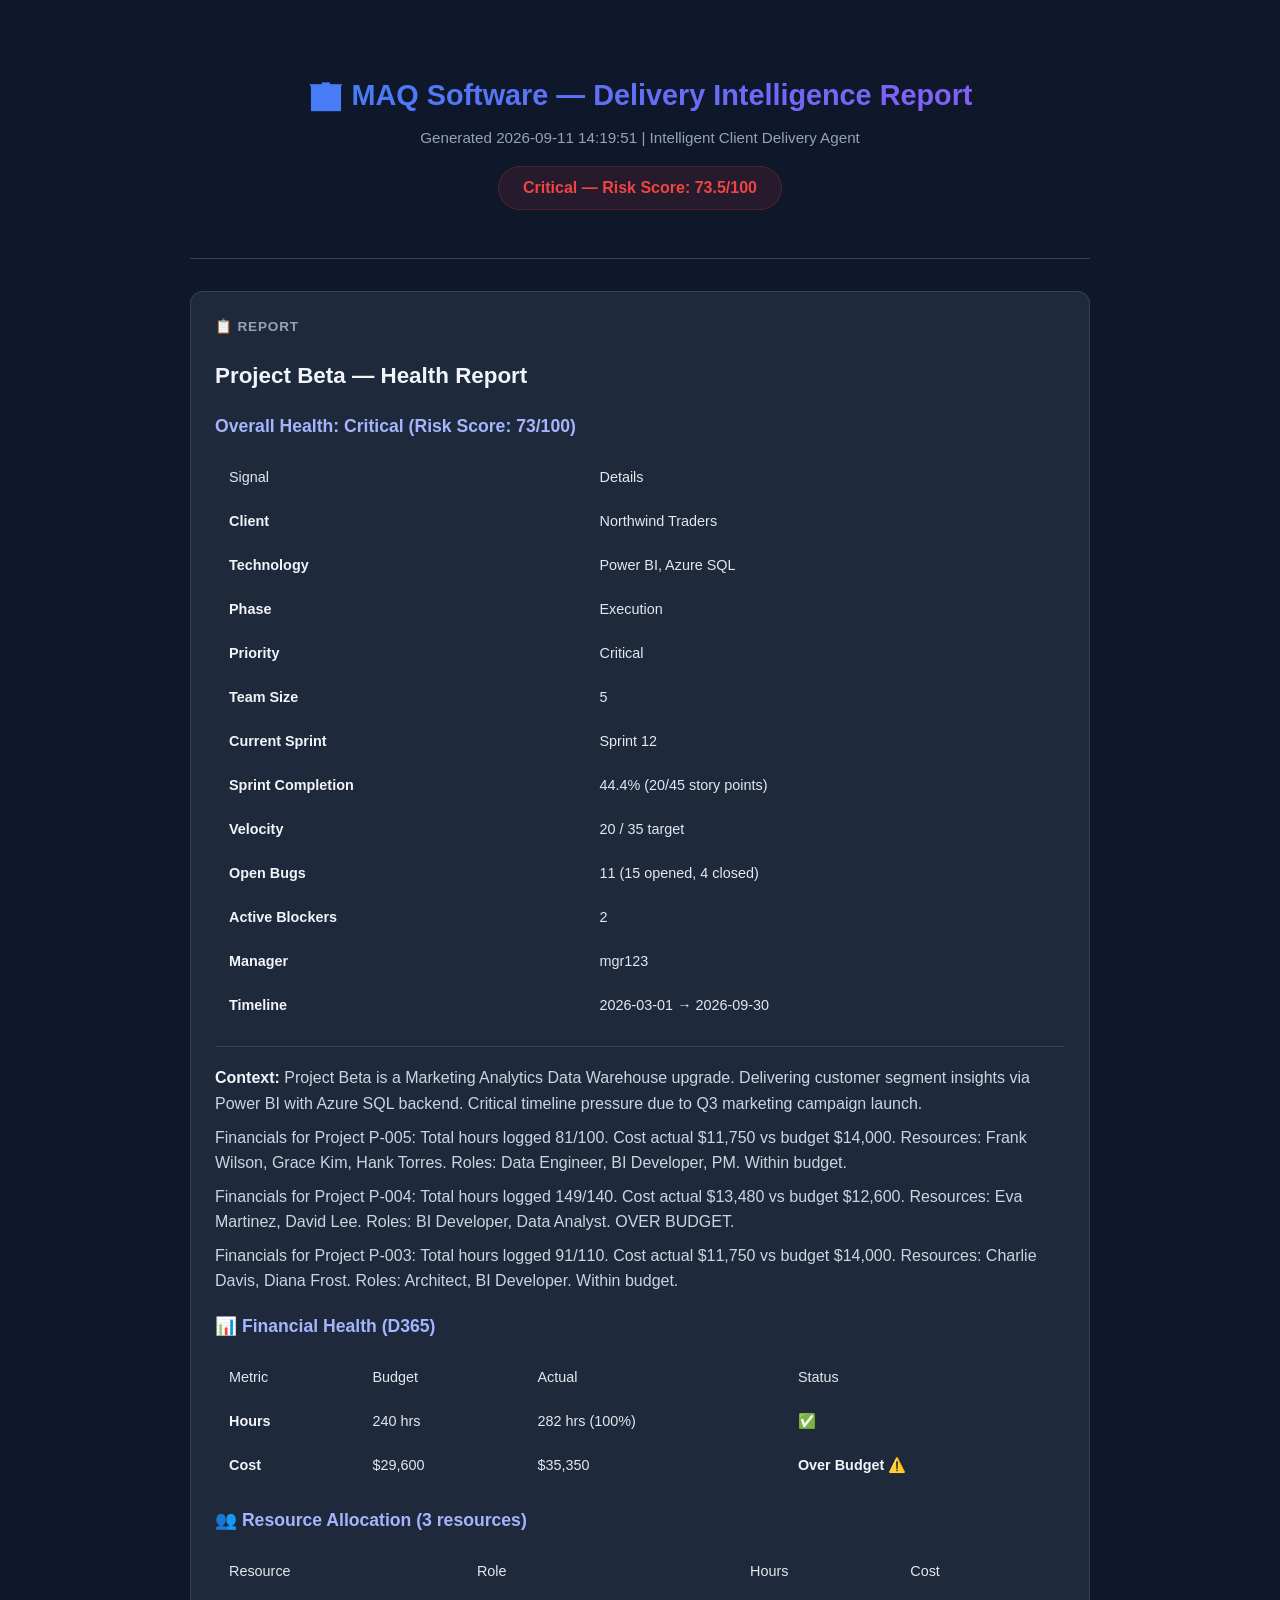
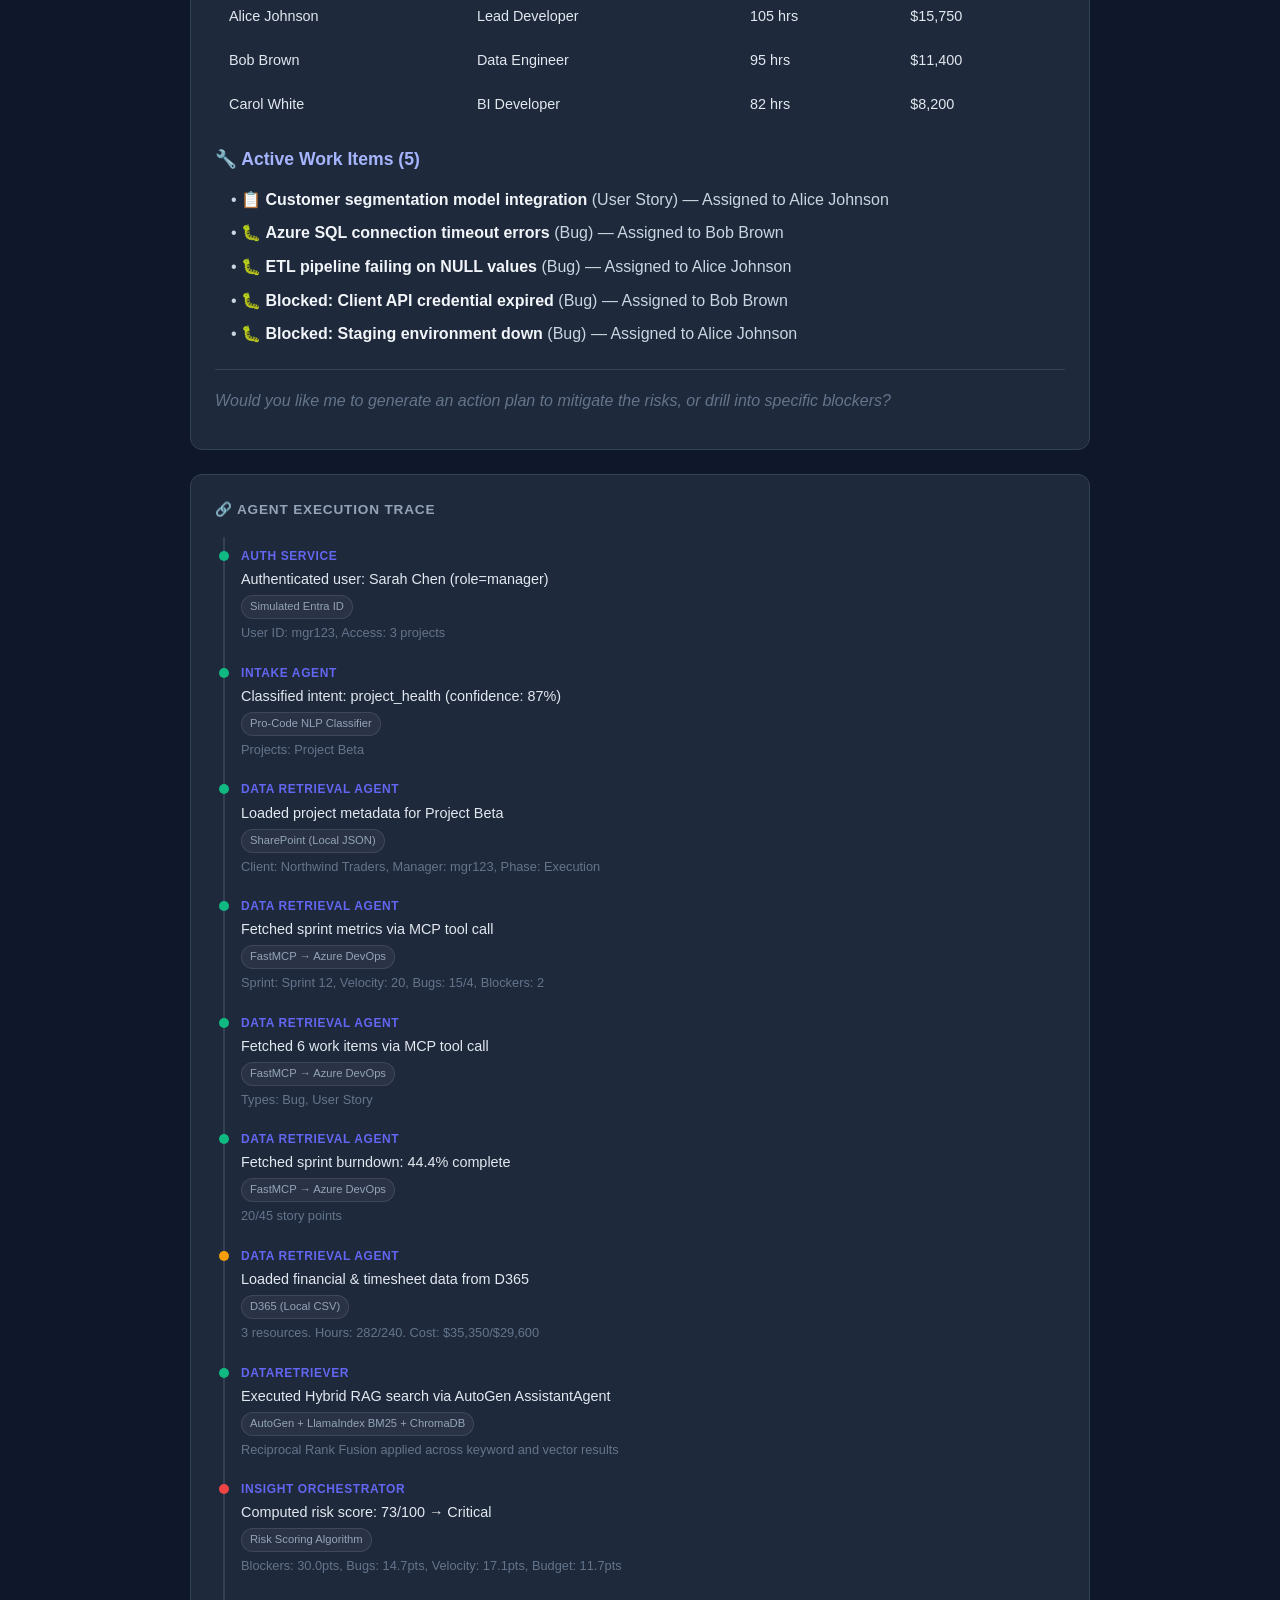
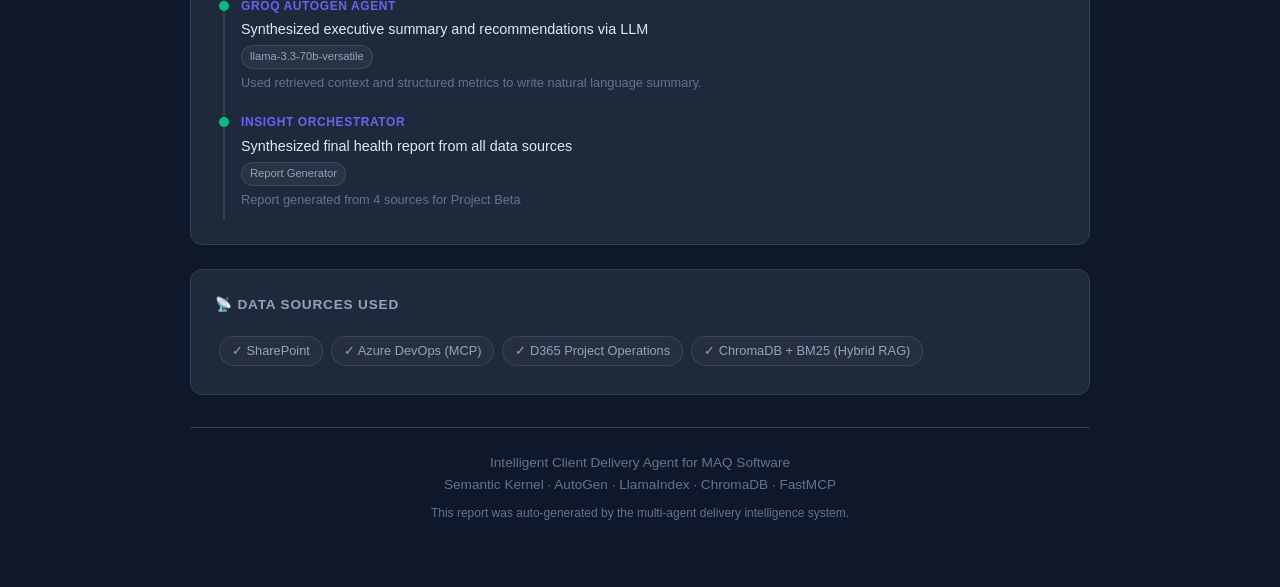
<file: reports/health_report_20260911_141951.html>
<!DOCTYPE html>
<html lang="en">
<head>
    <meta charset="UTF-8">
    <meta name="viewport" content="width=device-width, initial-scale=1.0">
    <title>Project Health Report — MAQ Software Delivery Intelligence</title>
    <style>
        * { margin: 0; padding: 0; box-sizing: border-box; }
        body {
            font-family: 'Segoe UI', -apple-system, BlinkMacSystemFont, sans-serif;
            background: #0f172a;
            color: #e2e8f0;
            padding: 40px;
            line-height: 1.6;
        }
        .container {
            max-width: 900px;
            margin: 0 auto;
        }
        .header {
            text-align: center;
            padding: 32px;
            border-bottom: 1px solid #334155;
            margin-bottom: 32px;
        }
        .header h1 {
            font-size: 1.8rem;
            font-weight: 700;
            margin-bottom: 8px;
            background: linear-gradient(135deg, #3b82f6, #8b5cf6);
            -webkit-background-clip: text;
            -webkit-text-fill-color: transparent;
        }
        .header .subtitle {
            font-size: 0.95rem;
            color: #94a3b8;
        }
        .risk-badge {
            display: inline-block;
            padding: 8px 24px;
            border-radius: 100px;
            font-weight: 700;
            font-size: 1rem;
            margin: 16px 0;
            background: rgba(239, 68, 68, 0.1);
            color: #ef4444;
            border: 1px solid #ef444433;
        }
        .section {
            background: #1e293b;
            border: 1px solid #334155;
            border-radius: 12px;
            padding: 24px;
            margin-bottom: 24px;
        }
        .section-title {
            font-size: 0.85rem;
            font-weight: 700;
            color: #94a3b8;
            text-transform: uppercase;
            letter-spacing: 0.06em;
            margin-bottom: 16px;
        }
        .footer {
            text-align: center;
            padding: 24px;
            color: #64748b;
            font-size: 0.85rem;
            border-top: 1px solid #334155;
            margin-top: 32px;
        }
    </style>
</head>
<body>
    <div class="container">
        <div class="header">
            <h1>🏢 MAQ Software — Delivery Intelligence Report</h1>
            <div class="subtitle">Generated 2026-09-11 14:19:51 | Intelligent Client Delivery Agent</div>
            <div class="risk-badge">Critical — Risk Score: 73.5/100</div>
        </div>

        <div class="section">
            <div class="section-title">📋 Report</div>
            <h2 style="font-size:1.4rem;font-weight:700;margin:20px 0 12px;color:#f1f5f9;">Project Beta — Health Report</h2>
<h3 style="font-size:1.1rem;font-weight:600;margin:18px 0 10px;color:#a5b4fc;">Overall Health: Critical (Risk Score: 73/100)</h3>
<table style="width:100%;border-collapse:collapse;margin:16px 0;font-size:0.9rem;">
<tr><td style="padding:10px 14px;border-bottom:1px solid #1e293b;">Signal</td><td style="padding:10px 14px;border-bottom:1px solid #1e293b;">Details</td></tr>
<tr><td style="padding:10px 14px;border-bottom:1px solid #1e293b;"><strong style="color:#f1f5f9;">Client</strong></td><td style="padding:10px 14px;border-bottom:1px solid #1e293b;">Northwind Traders</td></tr>
<tr><td style="padding:10px 14px;border-bottom:1px solid #1e293b;"><strong style="color:#f1f5f9;">Technology</strong></td><td style="padding:10px 14px;border-bottom:1px solid #1e293b;">Power BI, Azure SQL</td></tr>
<tr><td style="padding:10px 14px;border-bottom:1px solid #1e293b;"><strong style="color:#f1f5f9;">Phase</strong></td><td style="padding:10px 14px;border-bottom:1px solid #1e293b;">Execution</td></tr>
<tr><td style="padding:10px 14px;border-bottom:1px solid #1e293b;"><strong style="color:#f1f5f9;">Priority</strong></td><td style="padding:10px 14px;border-bottom:1px solid #1e293b;">Critical</td></tr>
<tr><td style="padding:10px 14px;border-bottom:1px solid #1e293b;"><strong style="color:#f1f5f9;">Team Size</strong></td><td style="padding:10px 14px;border-bottom:1px solid #1e293b;">5</td></tr>
<tr><td style="padding:10px 14px;border-bottom:1px solid #1e293b;"><strong style="color:#f1f5f9;">Current Sprint</strong></td><td style="padding:10px 14px;border-bottom:1px solid #1e293b;">Sprint 12</td></tr>
<tr><td style="padding:10px 14px;border-bottom:1px solid #1e293b;"><strong style="color:#f1f5f9;">Sprint Completion</strong></td><td style="padding:10px 14px;border-bottom:1px solid #1e293b;">44.4% (20/45 story points)</td></tr>
<tr><td style="padding:10px 14px;border-bottom:1px solid #1e293b;"><strong style="color:#f1f5f9;">Velocity</strong></td><td style="padding:10px 14px;border-bottom:1px solid #1e293b;">20 / 35 target</td></tr>
<tr><td style="padding:10px 14px;border-bottom:1px solid #1e293b;"><strong style="color:#f1f5f9;">Open Bugs</strong></td><td style="padding:10px 14px;border-bottom:1px solid #1e293b;">11 (15 opened, 4 closed)</td></tr>
<tr><td style="padding:10px 14px;border-bottom:1px solid #1e293b;"><strong style="color:#f1f5f9;">Active Blockers</strong></td><td style="padding:10px 14px;border-bottom:1px solid #1e293b;">2</td></tr>
<tr><td style="padding:10px 14px;border-bottom:1px solid #1e293b;"><strong style="color:#f1f5f9;">Manager</strong></td><td style="padding:10px 14px;border-bottom:1px solid #1e293b;">mgr123</td></tr>
<tr><td style="padding:10px 14px;border-bottom:1px solid #1e293b;"><strong style="color:#f1f5f9;">Timeline</strong></td><td style="padding:10px 14px;border-bottom:1px solid #1e293b;">2026-03-01 → 2026-09-30</td></tr>
</table>
<hr style="border:0;height:1px;background:#334155;margin:18px 0;">
<p style="margin:8px 0;color:#cbd5e1;line-height:1.6;"><strong style="color:#f1f5f9;">Context:</strong> Project Beta is a Marketing Analytics Data Warehouse upgrade. Delivering customer segment insights via Power BI with Azure SQL backend. Critical timeline pressure due to Q3 marketing campaign launch.</p>
<p style="margin:8px 0;color:#cbd5e1;line-height:1.6;">Financials for Project P-005: Total hours logged 81/100. Cost actual $11,750 vs budget $14,000. Resources: Frank Wilson, Grace Kim, Hank Torres. Roles: Data Engineer, BI Developer, PM. Within budget.</p>
<p style="margin:8px 0;color:#cbd5e1;line-height:1.6;">Financials for Project P-004: Total hours logged 149/140. Cost actual $13,480 vs budget $12,600. Resources: Eva Martinez, David Lee. Roles: BI Developer, Data Analyst. OVER BUDGET.</p>
<p style="margin:8px 0;color:#cbd5e1;line-height:1.6;">Financials for Project P-003: Total hours logged 91/110. Cost actual $11,750 vs budget $14,000. Resources: Charlie Davis, Diana Frost. Roles: Architect, BI Developer. Within budget.</p>
<h3 style="font-size:1.1rem;font-weight:600;margin:18px 0 10px;color:#a5b4fc;">📊 Financial Health (D365)</h3>
<table style="width:100%;border-collapse:collapse;margin:16px 0;font-size:0.9rem;">
<tr><td style="padding:10px 14px;border-bottom:1px solid #1e293b;">Metric</td><td style="padding:10px 14px;border-bottom:1px solid #1e293b;">Budget</td><td style="padding:10px 14px;border-bottom:1px solid #1e293b;">Actual</td><td style="padding:10px 14px;border-bottom:1px solid #1e293b;">Status</td></tr>
<tr><td style="padding:10px 14px;border-bottom:1px solid #1e293b;"><strong style="color:#f1f5f9;">Hours</strong></td><td style="padding:10px 14px;border-bottom:1px solid #1e293b;">240 hrs</td><td style="padding:10px 14px;border-bottom:1px solid #1e293b;">282 hrs (100%)</td><td style="padding:10px 14px;border-bottom:1px solid #1e293b;">✅</td></tr>
<tr><td style="padding:10px 14px;border-bottom:1px solid #1e293b;"><strong style="color:#f1f5f9;">Cost</strong></td><td style="padding:10px 14px;border-bottom:1px solid #1e293b;">$29,600</td><td style="padding:10px 14px;border-bottom:1px solid #1e293b;">$35,350</td><td style="padding:10px 14px;border-bottom:1px solid #1e293b;"><strong style="color:#f1f5f9;">Over Budget ⚠️</strong></td></tr>
</table>
<h3 style="font-size:1.1rem;font-weight:600;margin:18px 0 10px;color:#a5b4fc;">👥 Resource Allocation (3 resources)</h3>
<table style="width:100%;border-collapse:collapse;margin:16px 0;font-size:0.9rem;">
<tr><td style="padding:10px 14px;border-bottom:1px solid #1e293b;">Resource</td><td style="padding:10px 14px;border-bottom:1px solid #1e293b;">Role</td><td style="padding:10px 14px;border-bottom:1px solid #1e293b;">Hours</td><td style="padding:10px 14px;border-bottom:1px solid #1e293b;">Cost</td></tr>
<tr><td style="padding:10px 14px;border-bottom:1px solid #1e293b;">Alice Johnson</td><td style="padding:10px 14px;border-bottom:1px solid #1e293b;">Lead Developer</td><td style="padding:10px 14px;border-bottom:1px solid #1e293b;">105 hrs</td><td style="padding:10px 14px;border-bottom:1px solid #1e293b;">$15,750</td></tr>
<tr><td style="padding:10px 14px;border-bottom:1px solid #1e293b;">Bob Brown</td><td style="padding:10px 14px;border-bottom:1px solid #1e293b;">Data Engineer</td><td style="padding:10px 14px;border-bottom:1px solid #1e293b;">95 hrs</td><td style="padding:10px 14px;border-bottom:1px solid #1e293b;">$11,400</td></tr>
<tr><td style="padding:10px 14px;border-bottom:1px solid #1e293b;">Carol White</td><td style="padding:10px 14px;border-bottom:1px solid #1e293b;">BI Developer</td><td style="padding:10px 14px;border-bottom:1px solid #1e293b;">82 hrs</td><td style="padding:10px 14px;border-bottom:1px solid #1e293b;">$8,200</td></tr>
</table>
<h3 style="font-size:1.1rem;font-weight:600;margin:18px 0 10px;color:#a5b4fc;">🔧 Active Work Items (5)</h3>
<div style="padding:4px 0 4px 16px;color:#cbd5e1;">• 📋 <strong style="color:#f1f5f9;">Customer segmentation model integration</strong> (User Story) — Assigned to Alice Johnson</div>
<div style="padding:4px 0 4px 16px;color:#cbd5e1;">• 🐛 <strong style="color:#f1f5f9;">Azure SQL connection timeout errors</strong> (Bug) — Assigned to Bob Brown</div>
<div style="padding:4px 0 4px 16px;color:#cbd5e1;">• 🐛 <strong style="color:#f1f5f9;">ETL pipeline failing on NULL values</strong> (Bug) — Assigned to Alice Johnson</div>
<div style="padding:4px 0 4px 16px;color:#cbd5e1;">• 🐛 <strong style="color:#f1f5f9;">Blocked: Client API credential expired</strong> (Bug) — Assigned to Bob Brown</div>
<div style="padding:4px 0 4px 16px;color:#cbd5e1;">• 🐛 <strong style="color:#f1f5f9;">Blocked: Staging environment down</strong> (Bug) — Assigned to Alice Johnson</div>
<hr style="border:0;height:1px;background:#334155;margin:18px 0;">
<p style="color:#64748b;font-style:italic;margin:12px 0;">Would you like me to generate an action plan to mitigate the risks, or drill into specific blockers?</p>
        </div>

        <div class="section">
            <div class="section-title">🔗 Agent Execution Trace</div>
            
        <div style="display:flex;gap:12px;padding:10px 0;border-left:2px solid #334155;padding-left:16px;margin-left:8px;position:relative;">
            <div style="position:absolute;left:-6px;top:14px;width:10px;height:10px;border-radius:50%;background:#10b981;"></div>
            <div>
                <div style="font-size:0.75rem;font-weight:700;color:#6366f1;text-transform:uppercase;letter-spacing:0.05em;">Auth Service</div>
                <div style="font-size:0.9rem;font-weight:500;margin-top:2px;">Authenticated user: Sarah Chen (role=manager)</div>
                <span style="display:inline-block;margin-top:4px;font-size:0.7rem;padding:2px 8px;background:rgba(255,255,255,0.05);border:1px solid rgba(255,255,255,0.1);border-radius:100px;color:#94a3b8;">Simulated Entra ID</span>
                <div style="font-size:0.8rem;color:#64748b;margin-top:4px;">User ID: mgr123, Access: 3 projects</div>
            </div>
        </div>
        <div style="display:flex;gap:12px;padding:10px 0;border-left:2px solid #334155;padding-left:16px;margin-left:8px;position:relative;">
            <div style="position:absolute;left:-6px;top:14px;width:10px;height:10px;border-radius:50%;background:#10b981;"></div>
            <div>
                <div style="font-size:0.75rem;font-weight:700;color:#6366f1;text-transform:uppercase;letter-spacing:0.05em;">Intake Agent</div>
                <div style="font-size:0.9rem;font-weight:500;margin-top:2px;">Classified intent: project_health (confidence: 87%)</div>
                <span style="display:inline-block;margin-top:4px;font-size:0.7rem;padding:2px 8px;background:rgba(255,255,255,0.05);border:1px solid rgba(255,255,255,0.1);border-radius:100px;color:#94a3b8;">Pro-Code NLP Classifier</span>
                <div style="font-size:0.8rem;color:#64748b;margin-top:4px;">Projects: Project Beta</div>
            </div>
        </div>
        <div style="display:flex;gap:12px;padding:10px 0;border-left:2px solid #334155;padding-left:16px;margin-left:8px;position:relative;">
            <div style="position:absolute;left:-6px;top:14px;width:10px;height:10px;border-radius:50%;background:#10b981;"></div>
            <div>
                <div style="font-size:0.75rem;font-weight:700;color:#6366f1;text-transform:uppercase;letter-spacing:0.05em;">Data Retrieval Agent</div>
                <div style="font-size:0.9rem;font-weight:500;margin-top:2px;">Loaded project metadata for Project Beta</div>
                <span style="display:inline-block;margin-top:4px;font-size:0.7rem;padding:2px 8px;background:rgba(255,255,255,0.05);border:1px solid rgba(255,255,255,0.1);border-radius:100px;color:#94a3b8;">SharePoint (Local JSON)</span>
                <div style="font-size:0.8rem;color:#64748b;margin-top:4px;">Client: Northwind Traders, Manager: mgr123, Phase: Execution</div>
            </div>
        </div>
        <div style="display:flex;gap:12px;padding:10px 0;border-left:2px solid #334155;padding-left:16px;margin-left:8px;position:relative;">
            <div style="position:absolute;left:-6px;top:14px;width:10px;height:10px;border-radius:50%;background:#10b981;"></div>
            <div>
                <div style="font-size:0.75rem;font-weight:700;color:#6366f1;text-transform:uppercase;letter-spacing:0.05em;">Data Retrieval Agent</div>
                <div style="font-size:0.9rem;font-weight:500;margin-top:2px;">Fetched sprint metrics via MCP tool call</div>
                <span style="display:inline-block;margin-top:4px;font-size:0.7rem;padding:2px 8px;background:rgba(255,255,255,0.05);border:1px solid rgba(255,255,255,0.1);border-radius:100px;color:#94a3b8;">FastMCP → Azure DevOps</span>
                <div style="font-size:0.8rem;color:#64748b;margin-top:4px;">Sprint: Sprint 12, Velocity: 20, Bugs: 15/4, Blockers: 2</div>
            </div>
        </div>
        <div style="display:flex;gap:12px;padding:10px 0;border-left:2px solid #334155;padding-left:16px;margin-left:8px;position:relative;">
            <div style="position:absolute;left:-6px;top:14px;width:10px;height:10px;border-radius:50%;background:#10b981;"></div>
            <div>
                <div style="font-size:0.75rem;font-weight:700;color:#6366f1;text-transform:uppercase;letter-spacing:0.05em;">Data Retrieval Agent</div>
                <div style="font-size:0.9rem;font-weight:500;margin-top:2px;">Fetched 6 work items via MCP tool call</div>
                <span style="display:inline-block;margin-top:4px;font-size:0.7rem;padding:2px 8px;background:rgba(255,255,255,0.05);border:1px solid rgba(255,255,255,0.1);border-radius:100px;color:#94a3b8;">FastMCP → Azure DevOps</span>
                <div style="font-size:0.8rem;color:#64748b;margin-top:4px;">Types: Bug, User Story</div>
            </div>
        </div>
        <div style="display:flex;gap:12px;padding:10px 0;border-left:2px solid #334155;padding-left:16px;margin-left:8px;position:relative;">
            <div style="position:absolute;left:-6px;top:14px;width:10px;height:10px;border-radius:50%;background:#10b981;"></div>
            <div>
                <div style="font-size:0.75rem;font-weight:700;color:#6366f1;text-transform:uppercase;letter-spacing:0.05em;">Data Retrieval Agent</div>
                <div style="font-size:0.9rem;font-weight:500;margin-top:2px;">Fetched sprint burndown: 44.4% complete</div>
                <span style="display:inline-block;margin-top:4px;font-size:0.7rem;padding:2px 8px;background:rgba(255,255,255,0.05);border:1px solid rgba(255,255,255,0.1);border-radius:100px;color:#94a3b8;">FastMCP → Azure DevOps</span>
                <div style="font-size:0.8rem;color:#64748b;margin-top:4px;">20/45 story points</div>
            </div>
        </div>
        <div style="display:flex;gap:12px;padding:10px 0;border-left:2px solid #334155;padding-left:16px;margin-left:8px;position:relative;">
            <div style="position:absolute;left:-6px;top:14px;width:10px;height:10px;border-radius:50%;background:#f59e0b;"></div>
            <div>
                <div style="font-size:0.75rem;font-weight:700;color:#6366f1;text-transform:uppercase;letter-spacing:0.05em;">Data Retrieval Agent</div>
                <div style="font-size:0.9rem;font-weight:500;margin-top:2px;">Loaded financial & timesheet data from D365</div>
                <span style="display:inline-block;margin-top:4px;font-size:0.7rem;padding:2px 8px;background:rgba(255,255,255,0.05);border:1px solid rgba(255,255,255,0.1);border-radius:100px;color:#94a3b8;">D365 (Local CSV)</span>
                <div style="font-size:0.8rem;color:#64748b;margin-top:4px;">3 resources. Hours: 282/240. Cost: $35,350/$29,600</div>
            </div>
        </div>
        <div style="display:flex;gap:12px;padding:10px 0;border-left:2px solid #334155;padding-left:16px;margin-left:8px;position:relative;">
            <div style="position:absolute;left:-6px;top:14px;width:10px;height:10px;border-radius:50%;background:#10b981;"></div>
            <div>
                <div style="font-size:0.75rem;font-weight:700;color:#6366f1;text-transform:uppercase;letter-spacing:0.05em;">DataRetriever</div>
                <div style="font-size:0.9rem;font-weight:500;margin-top:2px;">Executed Hybrid RAG search via AutoGen AssistantAgent</div>
                <span style="display:inline-block;margin-top:4px;font-size:0.7rem;padding:2px 8px;background:rgba(255,255,255,0.05);border:1px solid rgba(255,255,255,0.1);border-radius:100px;color:#94a3b8;">AutoGen + LlamaIndex BM25 + ChromaDB</span>
                <div style="font-size:0.8rem;color:#64748b;margin-top:4px;">Reciprocal Rank Fusion applied across keyword and vector results</div>
            </div>
        </div>
        <div style="display:flex;gap:12px;padding:10px 0;border-left:2px solid #334155;padding-left:16px;margin-left:8px;position:relative;">
            <div style="position:absolute;left:-6px;top:14px;width:10px;height:10px;border-radius:50%;background:#ef4444;"></div>
            <div>
                <div style="font-size:0.75rem;font-weight:700;color:#6366f1;text-transform:uppercase;letter-spacing:0.05em;">Insight Orchestrator</div>
                <div style="font-size:0.9rem;font-weight:500;margin-top:2px;">Computed risk score: 73/100 → Critical</div>
                <span style="display:inline-block;margin-top:4px;font-size:0.7rem;padding:2px 8px;background:rgba(255,255,255,0.05);border:1px solid rgba(255,255,255,0.1);border-radius:100px;color:#94a3b8;">Risk Scoring Algorithm</span>
                <div style="font-size:0.8rem;color:#64748b;margin-top:4px;">Blockers: 30.0pts, Bugs: 14.7pts, Velocity: 17.1pts, Budget: 11.7pts</div>
            </div>
        </div>
        <div style="display:flex;gap:12px;padding:10px 0;border-left:2px solid #334155;padding-left:16px;margin-left:8px;position:relative;">
            <div style="position:absolute;left:-6px;top:14px;width:10px;height:10px;border-radius:50%;background:#10b981;"></div>
            <div>
                <div style="font-size:0.75rem;font-weight:700;color:#6366f1;text-transform:uppercase;letter-spacing:0.05em;">Groq AutoGen Agent</div>
                <div style="font-size:0.9rem;font-weight:500;margin-top:2px;">Synthesized executive summary and recommendations via LLM</div>
                <span style="display:inline-block;margin-top:4px;font-size:0.7rem;padding:2px 8px;background:rgba(255,255,255,0.05);border:1px solid rgba(255,255,255,0.1);border-radius:100px;color:#94a3b8;">llama-3.3-70b-versatile</span>
                <div style="font-size:0.8rem;color:#64748b;margin-top:4px;">Used retrieved context and structured metrics to write natural language summary.</div>
            </div>
        </div>
        <div style="display:flex;gap:12px;padding:10px 0;border-left:2px solid #334155;padding-left:16px;margin-left:8px;position:relative;">
            <div style="position:absolute;left:-6px;top:14px;width:10px;height:10px;border-radius:50%;background:#10b981;"></div>
            <div>
                <div style="font-size:0.75rem;font-weight:700;color:#6366f1;text-transform:uppercase;letter-spacing:0.05em;">Insight Orchestrator</div>
                <div style="font-size:0.9rem;font-weight:500;margin-top:2px;">Synthesized final health report from all data sources</div>
                <span style="display:inline-block;margin-top:4px;font-size:0.7rem;padding:2px 8px;background:rgba(255,255,255,0.05);border:1px solid rgba(255,255,255,0.1);border-radius:100px;color:#94a3b8;">Report Generator</span>
                <div style="font-size:0.8rem;color:#64748b;margin-top:4px;">Report generated from 4 sources for Project Beta</div>
            </div>
        </div>
        </div>

        <div class="section">
            <div class="section-title">📡 Data Sources Used</div>
            <div><span style="display:inline-block;margin:4px;padding:4px 12px;background:rgba(255,255,255,0.03);border:1px solid rgba(255,255,255,0.1);border-radius:100px;font-size:0.8rem;color:#94a3b8;">✓ SharePoint</span><span style="display:inline-block;margin:4px;padding:4px 12px;background:rgba(255,255,255,0.03);border:1px solid rgba(255,255,255,0.1);border-radius:100px;font-size:0.8rem;color:#94a3b8;">✓ Azure DevOps (MCP)</span><span style="display:inline-block;margin:4px;padding:4px 12px;background:rgba(255,255,255,0.03);border:1px solid rgba(255,255,255,0.1);border-radius:100px;font-size:0.8rem;color:#94a3b8;">✓ D365 Project Operations</span><span style="display:inline-block;margin:4px;padding:4px 12px;background:rgba(255,255,255,0.03);border:1px solid rgba(255,255,255,0.1);border-radius:100px;font-size:0.8rem;color:#94a3b8;">✓ ChromaDB + BM25 (Hybrid RAG)</span></div>
        </div>

        <div class="footer">
            <p>Intelligent Client Delivery Agent for MAQ Software</p>
            <p>Semantic Kernel · AutoGen · LlamaIndex · ChromaDB · FastMCP</p>
            <p style="margin-top:8px;font-size:0.75rem;">This report was auto-generated by the multi-agent delivery intelligence system.</p>
        </div>
    </div>
</body>
</html>
</file>
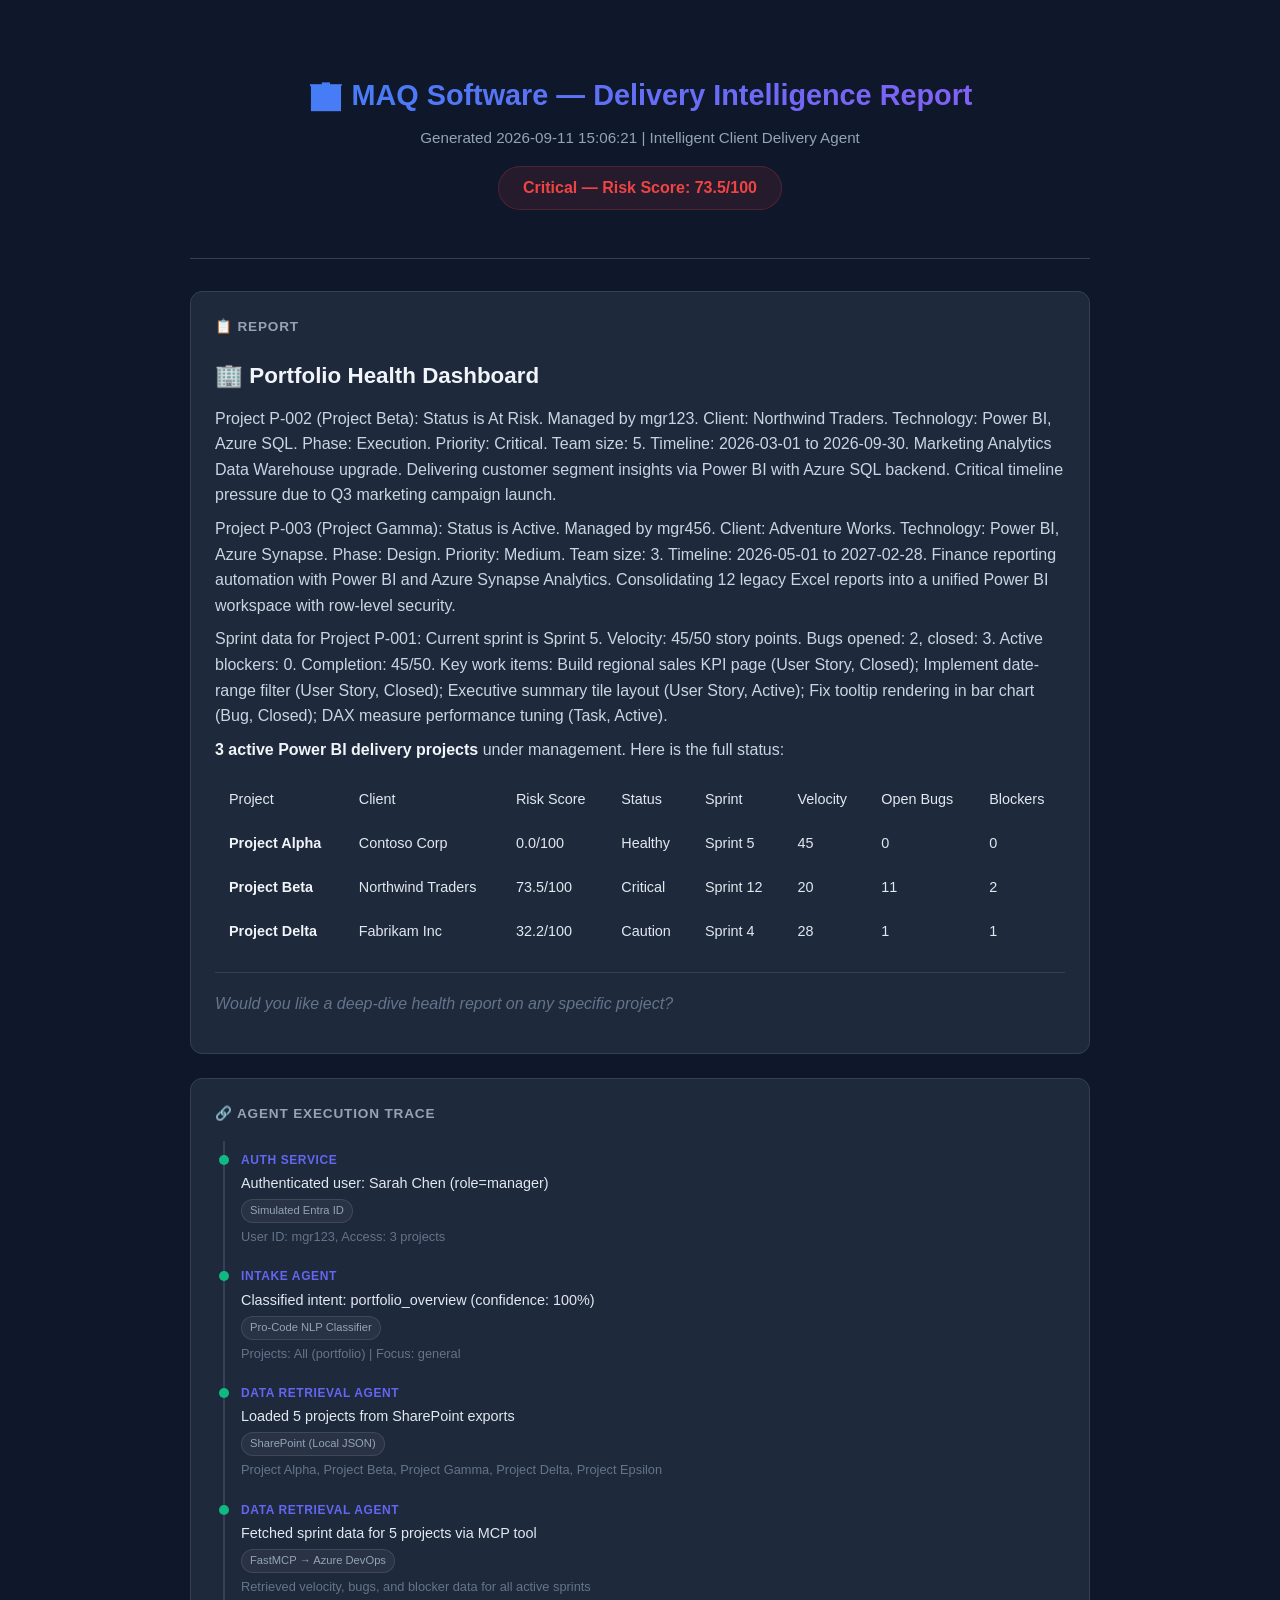
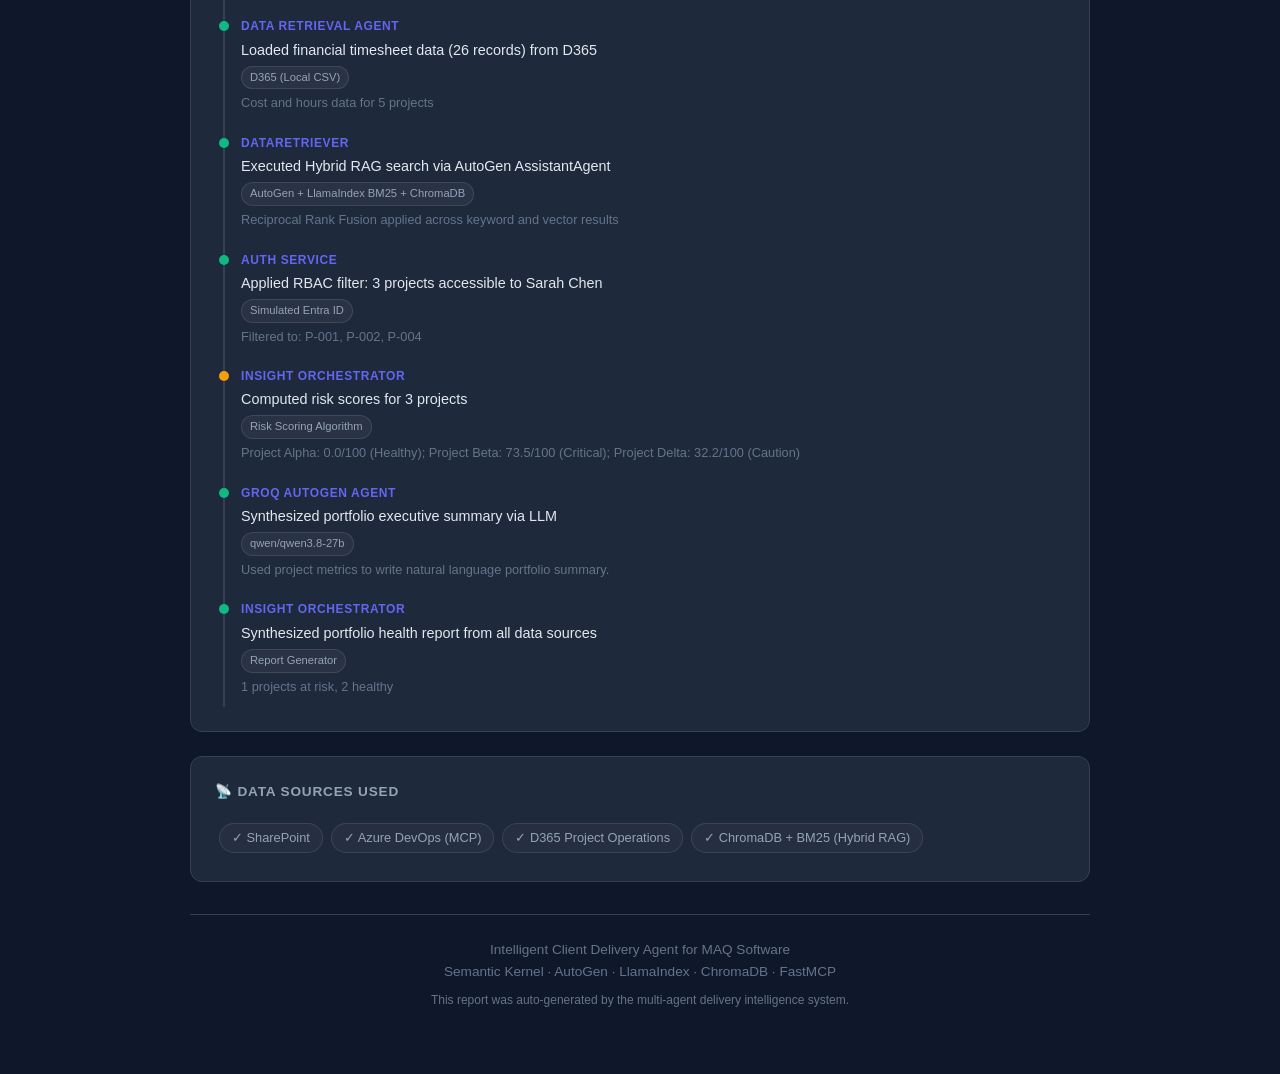
<file: reports/health_report_20260911_150621.html>
<!DOCTYPE html>
<html lang="en">
<head>
    <meta charset="UTF-8">
    <meta name="viewport" content="width=device-width, initial-scale=1.0">
    <title>Project Health Report — MAQ Software Delivery Intelligence</title>
    <style>
        * { margin: 0; padding: 0; box-sizing: border-box; }
        body {
            font-family: 'Segoe UI', -apple-system, BlinkMacSystemFont, sans-serif;
            background: #0f172a;
            color: #e2e8f0;
            padding: 40px;
            line-height: 1.6;
        }
        .container {
            max-width: 900px;
            margin: 0 auto;
        }
        .header {
            text-align: center;
            padding: 32px;
            border-bottom: 1px solid #334155;
            margin-bottom: 32px;
        }
        .header h1 {
            font-size: 1.8rem;
            font-weight: 700;
            margin-bottom: 8px;
            background: linear-gradient(135deg, #3b82f6, #8b5cf6);
            -webkit-background-clip: text;
            -webkit-text-fill-color: transparent;
        }
        .header .subtitle {
            font-size: 0.95rem;
            color: #94a3b8;
        }
        .risk-badge {
            display: inline-block;
            padding: 8px 24px;
            border-radius: 100px;
            font-weight: 700;
            font-size: 1rem;
            margin: 16px 0;
            background: rgba(239, 68, 68, 0.1);
            color: #ef4444;
            border: 1px solid #ef444433;
        }
        .section {
            background: #1e293b;
            border: 1px solid #334155;
            border-radius: 12px;
            padding: 24px;
            margin-bottom: 24px;
        }
        .section-title {
            font-size: 0.85rem;
            font-weight: 700;
            color: #94a3b8;
            text-transform: uppercase;
            letter-spacing: 0.06em;
            margin-bottom: 16px;
        }
        .footer {
            text-align: center;
            padding: 24px;
            color: #64748b;
            font-size: 0.85rem;
            border-top: 1px solid #334155;
            margin-top: 32px;
        }
    </style>
</head>
<body>
    <div class="container">
        <div class="header">
            <h1>🏢 MAQ Software — Delivery Intelligence Report</h1>
            <div class="subtitle">Generated 2026-09-11 15:06:21 | Intelligent Client Delivery Agent</div>
            <div class="risk-badge">Critical — Risk Score: 73.5/100</div>
        </div>

        <div class="section">
            <div class="section-title">📋 Report</div>
            <h2 style="font-size:1.4rem;font-weight:700;margin:20px 0 12px;color:#f1f5f9;">🏢 Portfolio Health Dashboard</h2>
<p style="margin:8px 0;color:#cbd5e1;line-height:1.6;">Project P-002 (Project Beta): Status is At Risk. Managed by mgr123. Client: Northwind Traders. Technology: Power BI, Azure SQL. Phase: Execution. Priority: Critical. Team size: 5. Timeline: 2026-03-01 to 2026-09-30. Marketing Analytics Data Warehouse upgrade. Delivering customer segment insights via Power BI with Azure SQL backend. Critical timeline pressure due to Q3 marketing campaign launch.</p>
<p style="margin:8px 0;color:#cbd5e1;line-height:1.6;">Project P-003 (Project Gamma): Status is Active. Managed by mgr456. Client: Adventure Works. Technology: Power BI, Azure Synapse. Phase: Design. Priority: Medium. Team size: 3. Timeline: 2026-05-01 to 2027-02-28. Finance reporting automation with Power BI and Azure Synapse Analytics. Consolidating 12 legacy Excel reports into a unified Power BI workspace with row-level security.</p>
<p style="margin:8px 0;color:#cbd5e1;line-height:1.6;">Sprint data for Project P-001: Current sprint is Sprint 5. Velocity: 45/50 story points. Bugs opened: 2, closed: 3. Active blockers: 0. Completion: 45/50. Key work items: Build regional sales KPI page (User Story, Closed); Implement date-range filter (User Story, Closed); Executive summary tile layout (User Story, Active); Fix tooltip rendering in bar chart (Bug, Closed); DAX measure performance tuning (Task, Active).</p>
<p style="margin:8px 0;color:#cbd5e1;line-height:1.6;"><strong style="color:#f1f5f9;">3 active Power BI delivery projects</strong> under management. Here is the full status:</p>
<table style="width:100%;border-collapse:collapse;margin:16px 0;font-size:0.9rem;">
<tr><td style="padding:10px 14px;border-bottom:1px solid #1e293b;">Project</td><td style="padding:10px 14px;border-bottom:1px solid #1e293b;">Client</td><td style="padding:10px 14px;border-bottom:1px solid #1e293b;">Risk Score</td><td style="padding:10px 14px;border-bottom:1px solid #1e293b;">Status</td><td style="padding:10px 14px;border-bottom:1px solid #1e293b;">Sprint</td><td style="padding:10px 14px;border-bottom:1px solid #1e293b;">Velocity</td><td style="padding:10px 14px;border-bottom:1px solid #1e293b;">Open Bugs</td><td style="padding:10px 14px;border-bottom:1px solid #1e293b;">Blockers</td></tr>
<tr><td style="padding:10px 14px;border-bottom:1px solid #1e293b;"><strong style="color:#f1f5f9;">Project Alpha</strong></td><td style="padding:10px 14px;border-bottom:1px solid #1e293b;">Contoso Corp</td><td style="padding:10px 14px;border-bottom:1px solid #1e293b;">0.0/100</td><td style="padding:10px 14px;border-bottom:1px solid #1e293b;">Healthy</td><td style="padding:10px 14px;border-bottom:1px solid #1e293b;">Sprint 5</td><td style="padding:10px 14px;border-bottom:1px solid #1e293b;">45</td><td style="padding:10px 14px;border-bottom:1px solid #1e293b;">0</td><td style="padding:10px 14px;border-bottom:1px solid #1e293b;">0</td></tr>
<tr><td style="padding:10px 14px;border-bottom:1px solid #1e293b;"><strong style="color:#f1f5f9;">Project Beta</strong></td><td style="padding:10px 14px;border-bottom:1px solid #1e293b;">Northwind Traders</td><td style="padding:10px 14px;border-bottom:1px solid #1e293b;">73.5/100</td><td style="padding:10px 14px;border-bottom:1px solid #1e293b;">Critical</td><td style="padding:10px 14px;border-bottom:1px solid #1e293b;">Sprint 12</td><td style="padding:10px 14px;border-bottom:1px solid #1e293b;">20</td><td style="padding:10px 14px;border-bottom:1px solid #1e293b;">11</td><td style="padding:10px 14px;border-bottom:1px solid #1e293b;">2</td></tr>
<tr><td style="padding:10px 14px;border-bottom:1px solid #1e293b;"><strong style="color:#f1f5f9;">Project Delta</strong></td><td style="padding:10px 14px;border-bottom:1px solid #1e293b;">Fabrikam Inc</td><td style="padding:10px 14px;border-bottom:1px solid #1e293b;">32.2/100</td><td style="padding:10px 14px;border-bottom:1px solid #1e293b;">Caution</td><td style="padding:10px 14px;border-bottom:1px solid #1e293b;">Sprint 4</td><td style="padding:10px 14px;border-bottom:1px solid #1e293b;">28</td><td style="padding:10px 14px;border-bottom:1px solid #1e293b;">1</td><td style="padding:10px 14px;border-bottom:1px solid #1e293b;">1</td></tr>
</table>
<hr style="border:0;height:1px;background:#334155;margin:18px 0;">
<p style="color:#64748b;font-style:italic;margin:12px 0;">Would you like a deep-dive health report on any specific project?</p>
        </div>

        <div class="section">
            <div class="section-title">🔗 Agent Execution Trace</div>
            
        <div style="display:flex;gap:12px;padding:10px 0;border-left:2px solid #334155;padding-left:16px;margin-left:8px;position:relative;">
            <div style="position:absolute;left:-6px;top:14px;width:10px;height:10px;border-radius:50%;background:#10b981;"></div>
            <div>
                <div style="font-size:0.75rem;font-weight:700;color:#6366f1;text-transform:uppercase;letter-spacing:0.05em;">Auth Service</div>
                <div style="font-size:0.9rem;font-weight:500;margin-top:2px;">Authenticated user: Sarah Chen (role=manager)</div>
                <span style="display:inline-block;margin-top:4px;font-size:0.7rem;padding:2px 8px;background:rgba(255,255,255,0.05);border:1px solid rgba(255,255,255,0.1);border-radius:100px;color:#94a3b8;">Simulated Entra ID</span>
                <div style="font-size:0.8rem;color:#64748b;margin-top:4px;">User ID: mgr123, Access: 3 projects</div>
            </div>
        </div>
        <div style="display:flex;gap:12px;padding:10px 0;border-left:2px solid #334155;padding-left:16px;margin-left:8px;position:relative;">
            <div style="position:absolute;left:-6px;top:14px;width:10px;height:10px;border-radius:50%;background:#10b981;"></div>
            <div>
                <div style="font-size:0.75rem;font-weight:700;color:#6366f1;text-transform:uppercase;letter-spacing:0.05em;">Intake Agent</div>
                <div style="font-size:0.9rem;font-weight:500;margin-top:2px;">Classified intent: portfolio_overview (confidence: 100%)</div>
                <span style="display:inline-block;margin-top:4px;font-size:0.7rem;padding:2px 8px;background:rgba(255,255,255,0.05);border:1px solid rgba(255,255,255,0.1);border-radius:100px;color:#94a3b8;">Pro-Code NLP Classifier</span>
                <div style="font-size:0.8rem;color:#64748b;margin-top:4px;">Projects: All (portfolio) | Focus: general</div>
            </div>
        </div>
        <div style="display:flex;gap:12px;padding:10px 0;border-left:2px solid #334155;padding-left:16px;margin-left:8px;position:relative;">
            <div style="position:absolute;left:-6px;top:14px;width:10px;height:10px;border-radius:50%;background:#10b981;"></div>
            <div>
                <div style="font-size:0.75rem;font-weight:700;color:#6366f1;text-transform:uppercase;letter-spacing:0.05em;">Data Retrieval Agent</div>
                <div style="font-size:0.9rem;font-weight:500;margin-top:2px;">Loaded 5 projects from SharePoint exports</div>
                <span style="display:inline-block;margin-top:4px;font-size:0.7rem;padding:2px 8px;background:rgba(255,255,255,0.05);border:1px solid rgba(255,255,255,0.1);border-radius:100px;color:#94a3b8;">SharePoint (Local JSON)</span>
                <div style="font-size:0.8rem;color:#64748b;margin-top:4px;">Project Alpha, Project Beta, Project Gamma, Project Delta, Project Epsilon</div>
            </div>
        </div>
        <div style="display:flex;gap:12px;padding:10px 0;border-left:2px solid #334155;padding-left:16px;margin-left:8px;position:relative;">
            <div style="position:absolute;left:-6px;top:14px;width:10px;height:10px;border-radius:50%;background:#10b981;"></div>
            <div>
                <div style="font-size:0.75rem;font-weight:700;color:#6366f1;text-transform:uppercase;letter-spacing:0.05em;">Data Retrieval Agent</div>
                <div style="font-size:0.9rem;font-weight:500;margin-top:2px;">Fetched sprint data for 5 projects via MCP tool</div>
                <span style="display:inline-block;margin-top:4px;font-size:0.7rem;padding:2px 8px;background:rgba(255,255,255,0.05);border:1px solid rgba(255,255,255,0.1);border-radius:100px;color:#94a3b8;">FastMCP → Azure DevOps</span>
                <div style="font-size:0.8rem;color:#64748b;margin-top:4px;">Retrieved velocity, bugs, and blocker data for all active sprints</div>
            </div>
        </div>
        <div style="display:flex;gap:12px;padding:10px 0;border-left:2px solid #334155;padding-left:16px;margin-left:8px;position:relative;">
            <div style="position:absolute;left:-6px;top:14px;width:10px;height:10px;border-radius:50%;background:#10b981;"></div>
            <div>
                <div style="font-size:0.75rem;font-weight:700;color:#6366f1;text-transform:uppercase;letter-spacing:0.05em;">Data Retrieval Agent</div>
                <div style="font-size:0.9rem;font-weight:500;margin-top:2px;">Loaded financial timesheet data (26 records) from D365</div>
                <span style="display:inline-block;margin-top:4px;font-size:0.7rem;padding:2px 8px;background:rgba(255,255,255,0.05);border:1px solid rgba(255,255,255,0.1);border-radius:100px;color:#94a3b8;">D365 (Local CSV)</span>
                <div style="font-size:0.8rem;color:#64748b;margin-top:4px;">Cost and hours data for 5 projects</div>
            </div>
        </div>
        <div style="display:flex;gap:12px;padding:10px 0;border-left:2px solid #334155;padding-left:16px;margin-left:8px;position:relative;">
            <div style="position:absolute;left:-6px;top:14px;width:10px;height:10px;border-radius:50%;background:#10b981;"></div>
            <div>
                <div style="font-size:0.75rem;font-weight:700;color:#6366f1;text-transform:uppercase;letter-spacing:0.05em;">DataRetriever</div>
                <div style="font-size:0.9rem;font-weight:500;margin-top:2px;">Executed Hybrid RAG search via AutoGen AssistantAgent</div>
                <span style="display:inline-block;margin-top:4px;font-size:0.7rem;padding:2px 8px;background:rgba(255,255,255,0.05);border:1px solid rgba(255,255,255,0.1);border-radius:100px;color:#94a3b8;">AutoGen + LlamaIndex BM25 + ChromaDB</span>
                <div style="font-size:0.8rem;color:#64748b;margin-top:4px;">Reciprocal Rank Fusion applied across keyword and vector results</div>
            </div>
        </div>
        <div style="display:flex;gap:12px;padding:10px 0;border-left:2px solid #334155;padding-left:16px;margin-left:8px;position:relative;">
            <div style="position:absolute;left:-6px;top:14px;width:10px;height:10px;border-radius:50%;background:#10b981;"></div>
            <div>
                <div style="font-size:0.75rem;font-weight:700;color:#6366f1;text-transform:uppercase;letter-spacing:0.05em;">Auth Service</div>
                <div style="font-size:0.9rem;font-weight:500;margin-top:2px;">Applied RBAC filter: 3 projects accessible to Sarah Chen</div>
                <span style="display:inline-block;margin-top:4px;font-size:0.7rem;padding:2px 8px;background:rgba(255,255,255,0.05);border:1px solid rgba(255,255,255,0.1);border-radius:100px;color:#94a3b8;">Simulated Entra ID</span>
                <div style="font-size:0.8rem;color:#64748b;margin-top:4px;">Filtered to: P-001, P-002, P-004</div>
            </div>
        </div>
        <div style="display:flex;gap:12px;padding:10px 0;border-left:2px solid #334155;padding-left:16px;margin-left:8px;position:relative;">
            <div style="position:absolute;left:-6px;top:14px;width:10px;height:10px;border-radius:50%;background:#f59e0b;"></div>
            <div>
                <div style="font-size:0.75rem;font-weight:700;color:#6366f1;text-transform:uppercase;letter-spacing:0.05em;">Insight Orchestrator</div>
                <div style="font-size:0.9rem;font-weight:500;margin-top:2px;">Computed risk scores for 3 projects</div>
                <span style="display:inline-block;margin-top:4px;font-size:0.7rem;padding:2px 8px;background:rgba(255,255,255,0.05);border:1px solid rgba(255,255,255,0.1);border-radius:100px;color:#94a3b8;">Risk Scoring Algorithm</span>
                <div style="font-size:0.8rem;color:#64748b;margin-top:4px;">Project Alpha: 0.0/100 (Healthy); Project Beta: 73.5/100 (Critical); Project Delta: 32.2/100 (Caution)</div>
            </div>
        </div>
        <div style="display:flex;gap:12px;padding:10px 0;border-left:2px solid #334155;padding-left:16px;margin-left:8px;position:relative;">
            <div style="position:absolute;left:-6px;top:14px;width:10px;height:10px;border-radius:50%;background:#10b981;"></div>
            <div>
                <div style="font-size:0.75rem;font-weight:700;color:#6366f1;text-transform:uppercase;letter-spacing:0.05em;">Groq AutoGen Agent</div>
                <div style="font-size:0.9rem;font-weight:500;margin-top:2px;">Synthesized portfolio executive summary via LLM</div>
                <span style="display:inline-block;margin-top:4px;font-size:0.7rem;padding:2px 8px;background:rgba(255,255,255,0.05);border:1px solid rgba(255,255,255,0.1);border-radius:100px;color:#94a3b8;">qwen/qwen3.8-27b</span>
                <div style="font-size:0.8rem;color:#64748b;margin-top:4px;">Used project metrics to write natural language portfolio summary.</div>
            </div>
        </div>
        <div style="display:flex;gap:12px;padding:10px 0;border-left:2px solid #334155;padding-left:16px;margin-left:8px;position:relative;">
            <div style="position:absolute;left:-6px;top:14px;width:10px;height:10px;border-radius:50%;background:#10b981;"></div>
            <div>
                <div style="font-size:0.75rem;font-weight:700;color:#6366f1;text-transform:uppercase;letter-spacing:0.05em;">Insight Orchestrator</div>
                <div style="font-size:0.9rem;font-weight:500;margin-top:2px;">Synthesized portfolio health report from all data sources</div>
                <span style="display:inline-block;margin-top:4px;font-size:0.7rem;padding:2px 8px;background:rgba(255,255,255,0.05);border:1px solid rgba(255,255,255,0.1);border-radius:100px;color:#94a3b8;">Report Generator</span>
                <div style="font-size:0.8rem;color:#64748b;margin-top:4px;">1 projects at risk, 2 healthy</div>
            </div>
        </div>
        </div>

        <div class="section">
            <div class="section-title">📡 Data Sources Used</div>
            <div><span style="display:inline-block;margin:4px;padding:4px 12px;background:rgba(255,255,255,0.03);border:1px solid rgba(255,255,255,0.1);border-radius:100px;font-size:0.8rem;color:#94a3b8;">✓ SharePoint</span><span style="display:inline-block;margin:4px;padding:4px 12px;background:rgba(255,255,255,0.03);border:1px solid rgba(255,255,255,0.1);border-radius:100px;font-size:0.8rem;color:#94a3b8;">✓ Azure DevOps (MCP)</span><span style="display:inline-block;margin:4px;padding:4px 12px;background:rgba(255,255,255,0.03);border:1px solid rgba(255,255,255,0.1);border-radius:100px;font-size:0.8rem;color:#94a3b8;">✓ D365 Project Operations</span><span style="display:inline-block;margin:4px;padding:4px 12px;background:rgba(255,255,255,0.03);border:1px solid rgba(255,255,255,0.1);border-radius:100px;font-size:0.8rem;color:#94a3b8;">✓ ChromaDB + BM25 (Hybrid RAG)</span></div>
        </div>

        <div class="footer">
            <p>Intelligent Client Delivery Agent for MAQ Software</p>
            <p>Semantic Kernel · AutoGen · LlamaIndex · ChromaDB · FastMCP</p>
            <p style="margin-top:8px;font-size:0.75rem;">This report was auto-generated by the multi-agent delivery intelligence system.</p>
        </div>
    </div>
</body>
</html>
</file>
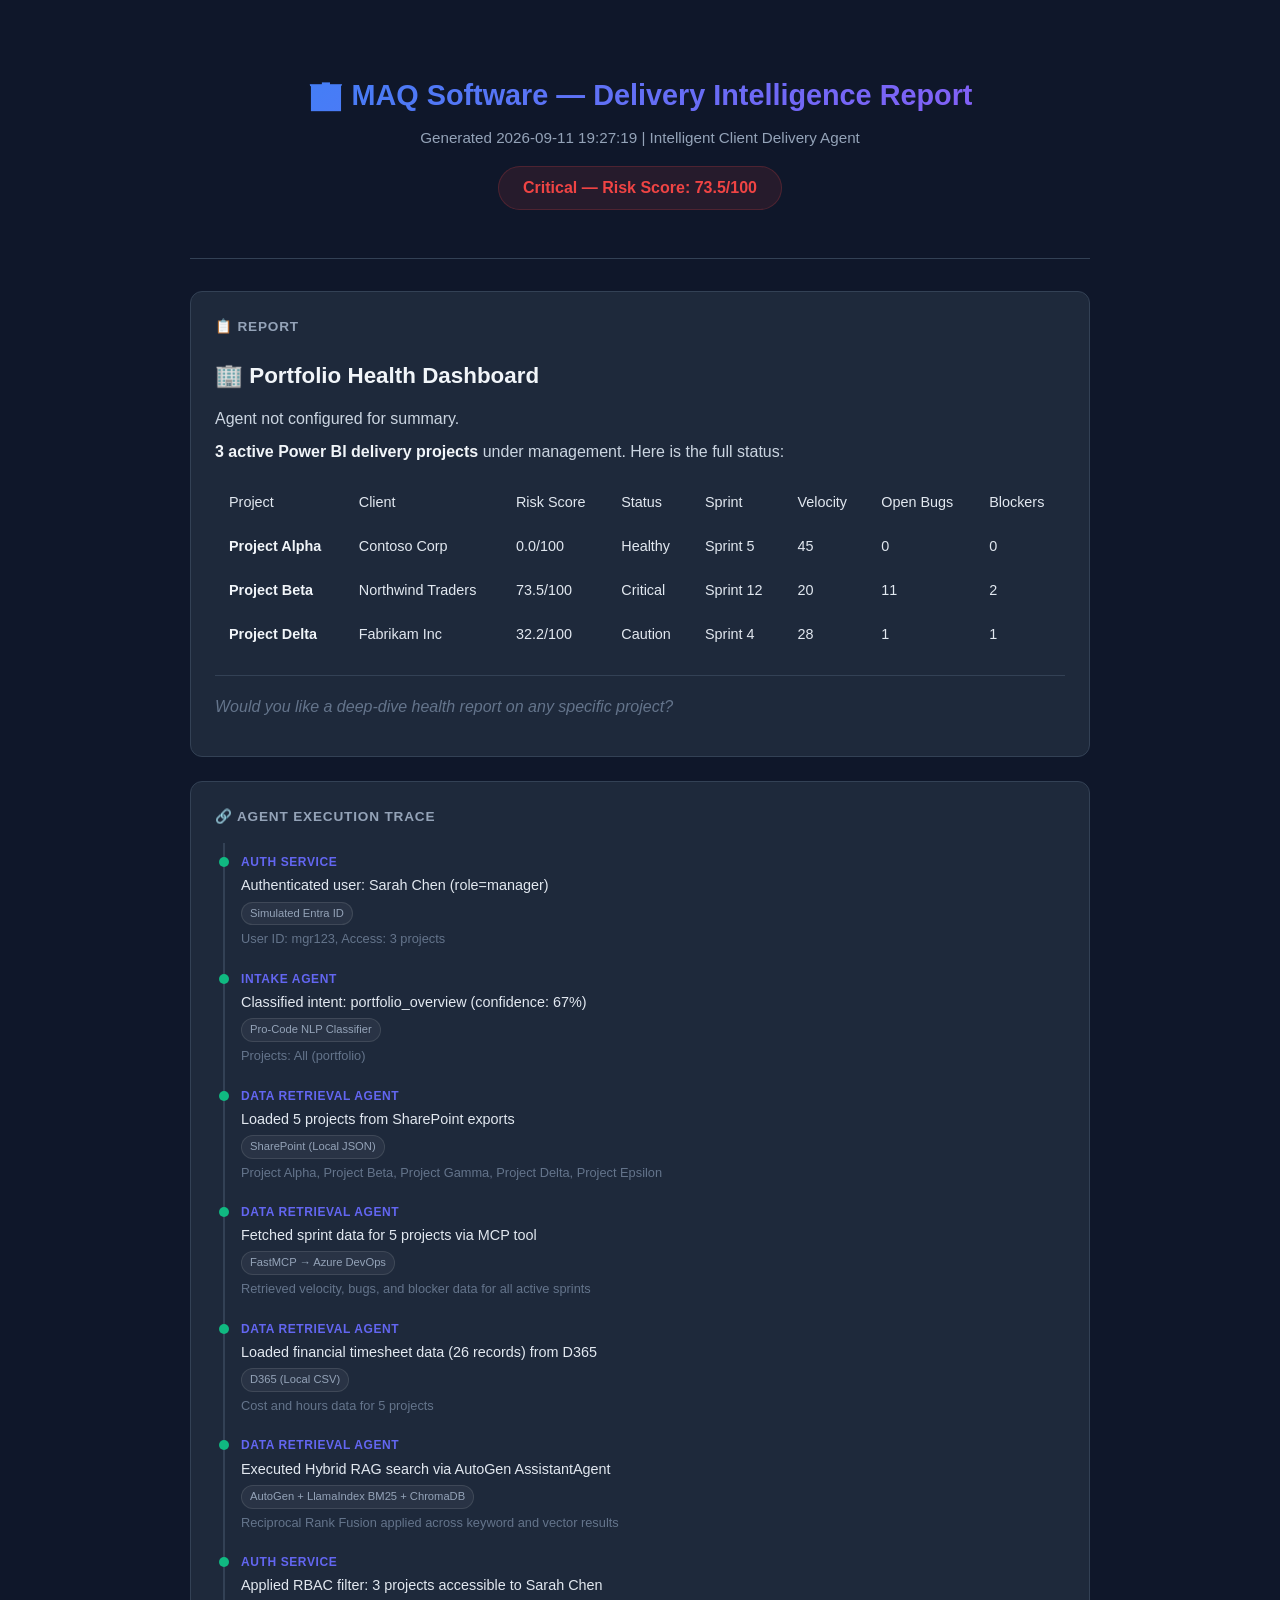
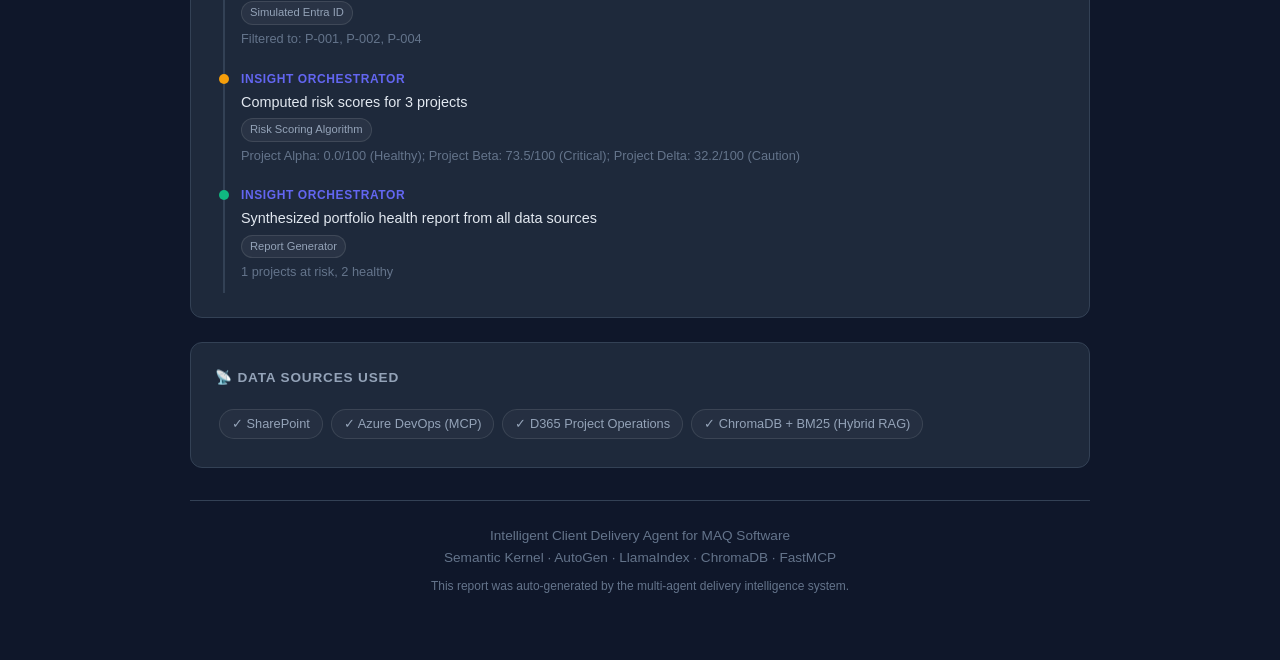
<file: reports/health_report_20260911_192719.html>
<!DOCTYPE html>
<html lang="en">
<head>
    <meta charset="UTF-8">
    <meta name="viewport" content="width=device-width, initial-scale=1.0">
    <title>Project Health Report — MAQ Software Delivery Intelligence</title>
    <style>
        * { margin: 0; padding: 0; box-sizing: border-box; }
        body {
            font-family: 'Segoe UI', -apple-system, BlinkMacSystemFont, sans-serif;
            background: #0f172a;
            color: #e2e8f0;
            padding: 40px;
            line-height: 1.6;
        }
        .container {
            max-width: 900px;
            margin: 0 auto;
        }
        .header {
            text-align: center;
            padding: 32px;
            border-bottom: 1px solid #334155;
            margin-bottom: 32px;
        }
        .header h1 {
            font-size: 1.8rem;
            font-weight: 700;
            margin-bottom: 8px;
            background: linear-gradient(135deg, #3b82f6, #8b5cf6);
            -webkit-background-clip: text;
            -webkit-text-fill-color: transparent;
        }
        .header .subtitle {
            font-size: 0.95rem;
            color: #94a3b8;
        }
        .risk-badge {
            display: inline-block;
            padding: 8px 24px;
            border-radius: 100px;
            font-weight: 700;
            font-size: 1rem;
            margin: 16px 0;
            background: rgba(239, 68, 68, 0.1);
            color: #ef4444;
            border: 1px solid #ef444433;
        }
        .section {
            background: #1e293b;
            border: 1px solid #334155;
            border-radius: 12px;
            padding: 24px;
            margin-bottom: 24px;
        }
        .section-title {
            font-size: 0.85rem;
            font-weight: 700;
            color: #94a3b8;
            text-transform: uppercase;
            letter-spacing: 0.06em;
            margin-bottom: 16px;
        }
        .footer {
            text-align: center;
            padding: 24px;
            color: #64748b;
            font-size: 0.85rem;
            border-top: 1px solid #334155;
            margin-top: 32px;
        }
    </style>
</head>
<body>
    <div class="container">
        <div class="header">
            <h1>🏢 MAQ Software — Delivery Intelligence Report</h1>
            <div class="subtitle">Generated 2026-09-11 19:27:19 | Intelligent Client Delivery Agent</div>
            <div class="risk-badge">Critical — Risk Score: 73.5/100</div>
        </div>

        <div class="section">
            <div class="section-title">📋 Report</div>
            <h2 style="font-size:1.4rem;font-weight:700;margin:20px 0 12px;color:#f1f5f9;">🏢 Portfolio Health Dashboard</h2>
<p style="margin:8px 0;color:#cbd5e1;line-height:1.6;">Agent not configured for summary.</p>
<p style="margin:8px 0;color:#cbd5e1;line-height:1.6;"><strong style="color:#f1f5f9;">3 active Power BI delivery projects</strong> under management. Here is the full status:</p>
<table style="width:100%;border-collapse:collapse;margin:16px 0;font-size:0.9rem;">
<tr><td style="padding:10px 14px;border-bottom:1px solid #1e293b;">Project</td><td style="padding:10px 14px;border-bottom:1px solid #1e293b;">Client</td><td style="padding:10px 14px;border-bottom:1px solid #1e293b;">Risk Score</td><td style="padding:10px 14px;border-bottom:1px solid #1e293b;">Status</td><td style="padding:10px 14px;border-bottom:1px solid #1e293b;">Sprint</td><td style="padding:10px 14px;border-bottom:1px solid #1e293b;">Velocity</td><td style="padding:10px 14px;border-bottom:1px solid #1e293b;">Open Bugs</td><td style="padding:10px 14px;border-bottom:1px solid #1e293b;">Blockers</td></tr>
<tr><td style="padding:10px 14px;border-bottom:1px solid #1e293b;"><strong style="color:#f1f5f9;">Project Alpha</strong></td><td style="padding:10px 14px;border-bottom:1px solid #1e293b;">Contoso Corp</td><td style="padding:10px 14px;border-bottom:1px solid #1e293b;">0.0/100</td><td style="padding:10px 14px;border-bottom:1px solid #1e293b;">Healthy</td><td style="padding:10px 14px;border-bottom:1px solid #1e293b;">Sprint 5</td><td style="padding:10px 14px;border-bottom:1px solid #1e293b;">45</td><td style="padding:10px 14px;border-bottom:1px solid #1e293b;">0</td><td style="padding:10px 14px;border-bottom:1px solid #1e293b;">0</td></tr>
<tr><td style="padding:10px 14px;border-bottom:1px solid #1e293b;"><strong style="color:#f1f5f9;">Project Beta</strong></td><td style="padding:10px 14px;border-bottom:1px solid #1e293b;">Northwind Traders</td><td style="padding:10px 14px;border-bottom:1px solid #1e293b;">73.5/100</td><td style="padding:10px 14px;border-bottom:1px solid #1e293b;">Critical</td><td style="padding:10px 14px;border-bottom:1px solid #1e293b;">Sprint 12</td><td style="padding:10px 14px;border-bottom:1px solid #1e293b;">20</td><td style="padding:10px 14px;border-bottom:1px solid #1e293b;">11</td><td style="padding:10px 14px;border-bottom:1px solid #1e293b;">2</td></tr>
<tr><td style="padding:10px 14px;border-bottom:1px solid #1e293b;"><strong style="color:#f1f5f9;">Project Delta</strong></td><td style="padding:10px 14px;border-bottom:1px solid #1e293b;">Fabrikam Inc</td><td style="padding:10px 14px;border-bottom:1px solid #1e293b;">32.2/100</td><td style="padding:10px 14px;border-bottom:1px solid #1e293b;">Caution</td><td style="padding:10px 14px;border-bottom:1px solid #1e293b;">Sprint 4</td><td style="padding:10px 14px;border-bottom:1px solid #1e293b;">28</td><td style="padding:10px 14px;border-bottom:1px solid #1e293b;">1</td><td style="padding:10px 14px;border-bottom:1px solid #1e293b;">1</td></tr>
</table>
<hr style="border:0;height:1px;background:#334155;margin:18px 0;">
<p style="color:#64748b;font-style:italic;margin:12px 0;">Would you like a deep-dive health report on any specific project?</p>
        </div>

        <div class="section">
            <div class="section-title">🔗 Agent Execution Trace</div>
            
        <div style="display:flex;gap:12px;padding:10px 0;border-left:2px solid #334155;padding-left:16px;margin-left:8px;position:relative;">
            <div style="position:absolute;left:-6px;top:14px;width:10px;height:10px;border-radius:50%;background:#10b981;"></div>
            <div>
                <div style="font-size:0.75rem;font-weight:700;color:#6366f1;text-transform:uppercase;letter-spacing:0.05em;">Auth Service</div>
                <div style="font-size:0.9rem;font-weight:500;margin-top:2px;">Authenticated user: Sarah Chen (role=manager)</div>
                <span style="display:inline-block;margin-top:4px;font-size:0.7rem;padding:2px 8px;background:rgba(255,255,255,0.05);border:1px solid rgba(255,255,255,0.1);border-radius:100px;color:#94a3b8;">Simulated Entra ID</span>
                <div style="font-size:0.8rem;color:#64748b;margin-top:4px;">User ID: mgr123, Access: 3 projects</div>
            </div>
        </div>
        <div style="display:flex;gap:12px;padding:10px 0;border-left:2px solid #334155;padding-left:16px;margin-left:8px;position:relative;">
            <div style="position:absolute;left:-6px;top:14px;width:10px;height:10px;border-radius:50%;background:#10b981;"></div>
            <div>
                <div style="font-size:0.75rem;font-weight:700;color:#6366f1;text-transform:uppercase;letter-spacing:0.05em;">Intake Agent</div>
                <div style="font-size:0.9rem;font-weight:500;margin-top:2px;">Classified intent: portfolio_overview (confidence: 67%)</div>
                <span style="display:inline-block;margin-top:4px;font-size:0.7rem;padding:2px 8px;background:rgba(255,255,255,0.05);border:1px solid rgba(255,255,255,0.1);border-radius:100px;color:#94a3b8;">Pro-Code NLP Classifier</span>
                <div style="font-size:0.8rem;color:#64748b;margin-top:4px;">Projects: All (portfolio)</div>
            </div>
        </div>
        <div style="display:flex;gap:12px;padding:10px 0;border-left:2px solid #334155;padding-left:16px;margin-left:8px;position:relative;">
            <div style="position:absolute;left:-6px;top:14px;width:10px;height:10px;border-radius:50%;background:#10b981;"></div>
            <div>
                <div style="font-size:0.75rem;font-weight:700;color:#6366f1;text-transform:uppercase;letter-spacing:0.05em;">Data Retrieval Agent</div>
                <div style="font-size:0.9rem;font-weight:500;margin-top:2px;">Loaded 5 projects from SharePoint exports</div>
                <span style="display:inline-block;margin-top:4px;font-size:0.7rem;padding:2px 8px;background:rgba(255,255,255,0.05);border:1px solid rgba(255,255,255,0.1);border-radius:100px;color:#94a3b8;">SharePoint (Local JSON)</span>
                <div style="font-size:0.8rem;color:#64748b;margin-top:4px;">Project Alpha, Project Beta, Project Gamma, Project Delta, Project Epsilon</div>
            </div>
        </div>
        <div style="display:flex;gap:12px;padding:10px 0;border-left:2px solid #334155;padding-left:16px;margin-left:8px;position:relative;">
            <div style="position:absolute;left:-6px;top:14px;width:10px;height:10px;border-radius:50%;background:#10b981;"></div>
            <div>
                <div style="font-size:0.75rem;font-weight:700;color:#6366f1;text-transform:uppercase;letter-spacing:0.05em;">Data Retrieval Agent</div>
                <div style="font-size:0.9rem;font-weight:500;margin-top:2px;">Fetched sprint data for 5 projects via MCP tool</div>
                <span style="display:inline-block;margin-top:4px;font-size:0.7rem;padding:2px 8px;background:rgba(255,255,255,0.05);border:1px solid rgba(255,255,255,0.1);border-radius:100px;color:#94a3b8;">FastMCP → Azure DevOps</span>
                <div style="font-size:0.8rem;color:#64748b;margin-top:4px;">Retrieved velocity, bugs, and blocker data for all active sprints</div>
            </div>
        </div>
        <div style="display:flex;gap:12px;padding:10px 0;border-left:2px solid #334155;padding-left:16px;margin-left:8px;position:relative;">
            <div style="position:absolute;left:-6px;top:14px;width:10px;height:10px;border-radius:50%;background:#10b981;"></div>
            <div>
                <div style="font-size:0.75rem;font-weight:700;color:#6366f1;text-transform:uppercase;letter-spacing:0.05em;">Data Retrieval Agent</div>
                <div style="font-size:0.9rem;font-weight:500;margin-top:2px;">Loaded financial timesheet data (26 records) from D365</div>
                <span style="display:inline-block;margin-top:4px;font-size:0.7rem;padding:2px 8px;background:rgba(255,255,255,0.05);border:1px solid rgba(255,255,255,0.1);border-radius:100px;color:#94a3b8;">D365 (Local CSV)</span>
                <div style="font-size:0.8rem;color:#64748b;margin-top:4px;">Cost and hours data for 5 projects</div>
            </div>
        </div>
        <div style="display:flex;gap:12px;padding:10px 0;border-left:2px solid #334155;padding-left:16px;margin-left:8px;position:relative;">
            <div style="position:absolute;left:-6px;top:14px;width:10px;height:10px;border-radius:50%;background:#10b981;"></div>
            <div>
                <div style="font-size:0.75rem;font-weight:700;color:#6366f1;text-transform:uppercase;letter-spacing:0.05em;">Data Retrieval Agent</div>
                <div style="font-size:0.9rem;font-weight:500;margin-top:2px;">Executed Hybrid RAG search via AutoGen AssistantAgent</div>
                <span style="display:inline-block;margin-top:4px;font-size:0.7rem;padding:2px 8px;background:rgba(255,255,255,0.05);border:1px solid rgba(255,255,255,0.1);border-radius:100px;color:#94a3b8;">AutoGen + LlamaIndex BM25 + ChromaDB</span>
                <div style="font-size:0.8rem;color:#64748b;margin-top:4px;">Reciprocal Rank Fusion applied across keyword and vector results</div>
            </div>
        </div>
        <div style="display:flex;gap:12px;padding:10px 0;border-left:2px solid #334155;padding-left:16px;margin-left:8px;position:relative;">
            <div style="position:absolute;left:-6px;top:14px;width:10px;height:10px;border-radius:50%;background:#10b981;"></div>
            <div>
                <div style="font-size:0.75rem;font-weight:700;color:#6366f1;text-transform:uppercase;letter-spacing:0.05em;">Auth Service</div>
                <div style="font-size:0.9rem;font-weight:500;margin-top:2px;">Applied RBAC filter: 3 projects accessible to Sarah Chen</div>
                <span style="display:inline-block;margin-top:4px;font-size:0.7rem;padding:2px 8px;background:rgba(255,255,255,0.05);border:1px solid rgba(255,255,255,0.1);border-radius:100px;color:#94a3b8;">Simulated Entra ID</span>
                <div style="font-size:0.8rem;color:#64748b;margin-top:4px;">Filtered to: P-001, P-002, P-004</div>
            </div>
        </div>
        <div style="display:flex;gap:12px;padding:10px 0;border-left:2px solid #334155;padding-left:16px;margin-left:8px;position:relative;">
            <div style="position:absolute;left:-6px;top:14px;width:10px;height:10px;border-radius:50%;background:#f59e0b;"></div>
            <div>
                <div style="font-size:0.75rem;font-weight:700;color:#6366f1;text-transform:uppercase;letter-spacing:0.05em;">Insight Orchestrator</div>
                <div style="font-size:0.9rem;font-weight:500;margin-top:2px;">Computed risk scores for 3 projects</div>
                <span style="display:inline-block;margin-top:4px;font-size:0.7rem;padding:2px 8px;background:rgba(255,255,255,0.05);border:1px solid rgba(255,255,255,0.1);border-radius:100px;color:#94a3b8;">Risk Scoring Algorithm</span>
                <div style="font-size:0.8rem;color:#64748b;margin-top:4px;">Project Alpha: 0.0/100 (Healthy); Project Beta: 73.5/100 (Critical); Project Delta: 32.2/100 (Caution)</div>
            </div>
        </div>
        <div style="display:flex;gap:12px;padding:10px 0;border-left:2px solid #334155;padding-left:16px;margin-left:8px;position:relative;">
            <div style="position:absolute;left:-6px;top:14px;width:10px;height:10px;border-radius:50%;background:#10b981;"></div>
            <div>
                <div style="font-size:0.75rem;font-weight:700;color:#6366f1;text-transform:uppercase;letter-spacing:0.05em;">Insight Orchestrator</div>
                <div style="font-size:0.9rem;font-weight:500;margin-top:2px;">Synthesized portfolio health report from all data sources</div>
                <span style="display:inline-block;margin-top:4px;font-size:0.7rem;padding:2px 8px;background:rgba(255,255,255,0.05);border:1px solid rgba(255,255,255,0.1);border-radius:100px;color:#94a3b8;">Report Generator</span>
                <div style="font-size:0.8rem;color:#64748b;margin-top:4px;">1 projects at risk, 2 healthy</div>
            </div>
        </div>
        </div>

        <div class="section">
            <div class="section-title">📡 Data Sources Used</div>
            <div><span style="display:inline-block;margin:4px;padding:4px 12px;background:rgba(255,255,255,0.03);border:1px solid rgba(255,255,255,0.1);border-radius:100px;font-size:0.8rem;color:#94a3b8;">✓ SharePoint</span><span style="display:inline-block;margin:4px;padding:4px 12px;background:rgba(255,255,255,0.03);border:1px solid rgba(255,255,255,0.1);border-radius:100px;font-size:0.8rem;color:#94a3b8;">✓ Azure DevOps (MCP)</span><span style="display:inline-block;margin:4px;padding:4px 12px;background:rgba(255,255,255,0.03);border:1px solid rgba(255,255,255,0.1);border-radius:100px;font-size:0.8rem;color:#94a3b8;">✓ D365 Project Operations</span><span style="display:inline-block;margin:4px;padding:4px 12px;background:rgba(255,255,255,0.03);border:1px solid rgba(255,255,255,0.1);border-radius:100px;font-size:0.8rem;color:#94a3b8;">✓ ChromaDB + BM25 (Hybrid RAG)</span></div>
        </div>

        <div class="footer">
            <p>Intelligent Client Delivery Agent for MAQ Software</p>
            <p>Semantic Kernel · AutoGen · LlamaIndex · ChromaDB · FastMCP</p>
            <p style="margin-top:8px;font-size:0.75rem;">This report was auto-generated by the multi-agent delivery intelligence system.</p>
        </div>
    </div>
</body>
</html>
</file>
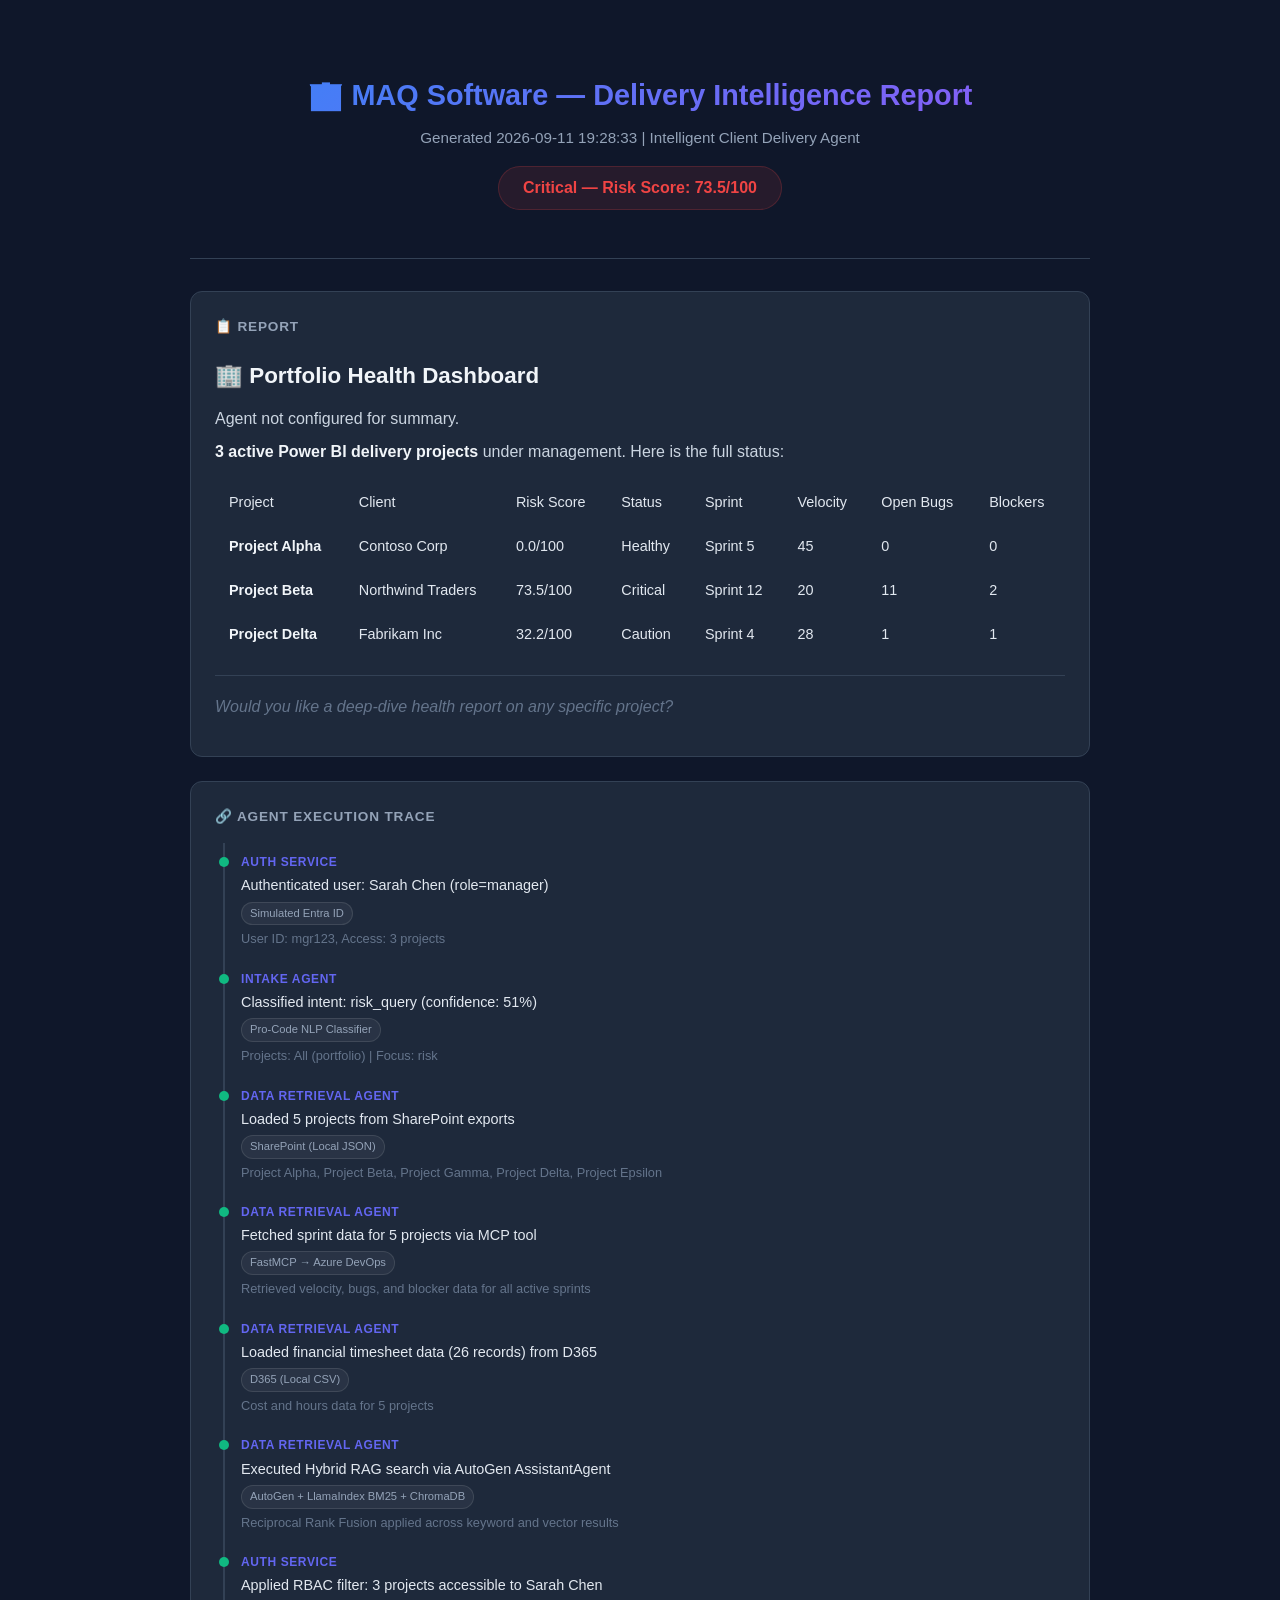
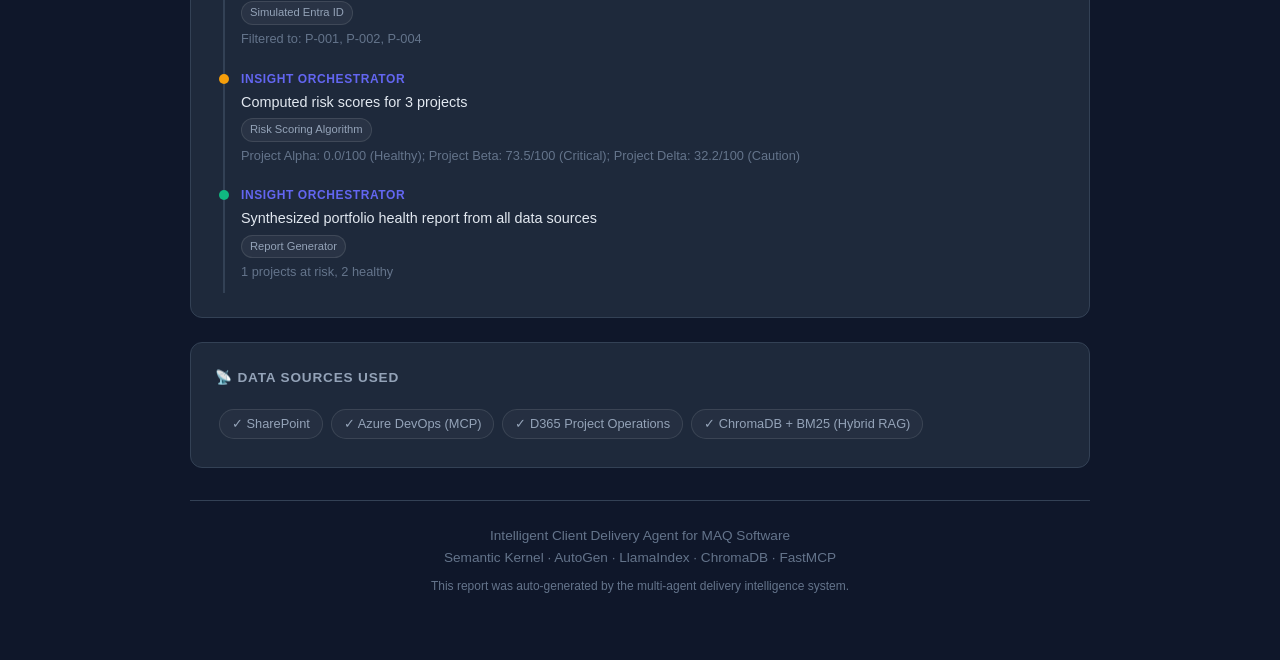
<file: reports/health_report_20260911_192833.html>
<!DOCTYPE html>
<html lang="en">
<head>
    <meta charset="UTF-8">
    <meta name="viewport" content="width=device-width, initial-scale=1.0">
    <title>Project Health Report — MAQ Software Delivery Intelligence</title>
    <style>
        * { margin: 0; padding: 0; box-sizing: border-box; }
        body {
            font-family: 'Segoe UI', -apple-system, BlinkMacSystemFont, sans-serif;
            background: #0f172a;
            color: #e2e8f0;
            padding: 40px;
            line-height: 1.6;
        }
        .container {
            max-width: 900px;
            margin: 0 auto;
        }
        .header {
            text-align: center;
            padding: 32px;
            border-bottom: 1px solid #334155;
            margin-bottom: 32px;
        }
        .header h1 {
            font-size: 1.8rem;
            font-weight: 700;
            margin-bottom: 8px;
            background: linear-gradient(135deg, #3b82f6, #8b5cf6);
            -webkit-background-clip: text;
            -webkit-text-fill-color: transparent;
        }
        .header .subtitle {
            font-size: 0.95rem;
            color: #94a3b8;
        }
        .risk-badge {
            display: inline-block;
            padding: 8px 24px;
            border-radius: 100px;
            font-weight: 700;
            font-size: 1rem;
            margin: 16px 0;
            background: rgba(239, 68, 68, 0.1);
            color: #ef4444;
            border: 1px solid #ef444433;
        }
        .section {
            background: #1e293b;
            border: 1px solid #334155;
            border-radius: 12px;
            padding: 24px;
            margin-bottom: 24px;
        }
        .section-title {
            font-size: 0.85rem;
            font-weight: 700;
            color: #94a3b8;
            text-transform: uppercase;
            letter-spacing: 0.06em;
            margin-bottom: 16px;
        }
        .footer {
            text-align: center;
            padding: 24px;
            color: #64748b;
            font-size: 0.85rem;
            border-top: 1px solid #334155;
            margin-top: 32px;
        }
    </style>
</head>
<body>
    <div class="container">
        <div class="header">
            <h1>🏢 MAQ Software — Delivery Intelligence Report</h1>
            <div class="subtitle">Generated 2026-09-11 19:28:33 | Intelligent Client Delivery Agent</div>
            <div class="risk-badge">Critical — Risk Score: 73.5/100</div>
        </div>

        <div class="section">
            <div class="section-title">📋 Report</div>
            <h2 style="font-size:1.4rem;font-weight:700;margin:20px 0 12px;color:#f1f5f9;">🏢 Portfolio Health Dashboard</h2>
<p style="margin:8px 0;color:#cbd5e1;line-height:1.6;">Agent not configured for summary.</p>
<p style="margin:8px 0;color:#cbd5e1;line-height:1.6;"><strong style="color:#f1f5f9;">3 active Power BI delivery projects</strong> under management. Here is the full status:</p>
<table style="width:100%;border-collapse:collapse;margin:16px 0;font-size:0.9rem;">
<tr><td style="padding:10px 14px;border-bottom:1px solid #1e293b;">Project</td><td style="padding:10px 14px;border-bottom:1px solid #1e293b;">Client</td><td style="padding:10px 14px;border-bottom:1px solid #1e293b;">Risk Score</td><td style="padding:10px 14px;border-bottom:1px solid #1e293b;">Status</td><td style="padding:10px 14px;border-bottom:1px solid #1e293b;">Sprint</td><td style="padding:10px 14px;border-bottom:1px solid #1e293b;">Velocity</td><td style="padding:10px 14px;border-bottom:1px solid #1e293b;">Open Bugs</td><td style="padding:10px 14px;border-bottom:1px solid #1e293b;">Blockers</td></tr>
<tr><td style="padding:10px 14px;border-bottom:1px solid #1e293b;"><strong style="color:#f1f5f9;">Project Alpha</strong></td><td style="padding:10px 14px;border-bottom:1px solid #1e293b;">Contoso Corp</td><td style="padding:10px 14px;border-bottom:1px solid #1e293b;">0.0/100</td><td style="padding:10px 14px;border-bottom:1px solid #1e293b;">Healthy</td><td style="padding:10px 14px;border-bottom:1px solid #1e293b;">Sprint 5</td><td style="padding:10px 14px;border-bottom:1px solid #1e293b;">45</td><td style="padding:10px 14px;border-bottom:1px solid #1e293b;">0</td><td style="padding:10px 14px;border-bottom:1px solid #1e293b;">0</td></tr>
<tr><td style="padding:10px 14px;border-bottom:1px solid #1e293b;"><strong style="color:#f1f5f9;">Project Beta</strong></td><td style="padding:10px 14px;border-bottom:1px solid #1e293b;">Northwind Traders</td><td style="padding:10px 14px;border-bottom:1px solid #1e293b;">73.5/100</td><td style="padding:10px 14px;border-bottom:1px solid #1e293b;">Critical</td><td style="padding:10px 14px;border-bottom:1px solid #1e293b;">Sprint 12</td><td style="padding:10px 14px;border-bottom:1px solid #1e293b;">20</td><td style="padding:10px 14px;border-bottom:1px solid #1e293b;">11</td><td style="padding:10px 14px;border-bottom:1px solid #1e293b;">2</td></tr>
<tr><td style="padding:10px 14px;border-bottom:1px solid #1e293b;"><strong style="color:#f1f5f9;">Project Delta</strong></td><td style="padding:10px 14px;border-bottom:1px solid #1e293b;">Fabrikam Inc</td><td style="padding:10px 14px;border-bottom:1px solid #1e293b;">32.2/100</td><td style="padding:10px 14px;border-bottom:1px solid #1e293b;">Caution</td><td style="padding:10px 14px;border-bottom:1px solid #1e293b;">Sprint 4</td><td style="padding:10px 14px;border-bottom:1px solid #1e293b;">28</td><td style="padding:10px 14px;border-bottom:1px solid #1e293b;">1</td><td style="padding:10px 14px;border-bottom:1px solid #1e293b;">1</td></tr>
</table>
<hr style="border:0;height:1px;background:#334155;margin:18px 0;">
<p style="color:#64748b;font-style:italic;margin:12px 0;">Would you like a deep-dive health report on any specific project?</p>
        </div>

        <div class="section">
            <div class="section-title">🔗 Agent Execution Trace</div>
            
        <div style="display:flex;gap:12px;padding:10px 0;border-left:2px solid #334155;padding-left:16px;margin-left:8px;position:relative;">
            <div style="position:absolute;left:-6px;top:14px;width:10px;height:10px;border-radius:50%;background:#10b981;"></div>
            <div>
                <div style="font-size:0.75rem;font-weight:700;color:#6366f1;text-transform:uppercase;letter-spacing:0.05em;">Auth Service</div>
                <div style="font-size:0.9rem;font-weight:500;margin-top:2px;">Authenticated user: Sarah Chen (role=manager)</div>
                <span style="display:inline-block;margin-top:4px;font-size:0.7rem;padding:2px 8px;background:rgba(255,255,255,0.05);border:1px solid rgba(255,255,255,0.1);border-radius:100px;color:#94a3b8;">Simulated Entra ID</span>
                <div style="font-size:0.8rem;color:#64748b;margin-top:4px;">User ID: mgr123, Access: 3 projects</div>
            </div>
        </div>
        <div style="display:flex;gap:12px;padding:10px 0;border-left:2px solid #334155;padding-left:16px;margin-left:8px;position:relative;">
            <div style="position:absolute;left:-6px;top:14px;width:10px;height:10px;border-radius:50%;background:#10b981;"></div>
            <div>
                <div style="font-size:0.75rem;font-weight:700;color:#6366f1;text-transform:uppercase;letter-spacing:0.05em;">Intake Agent</div>
                <div style="font-size:0.9rem;font-weight:500;margin-top:2px;">Classified intent: risk_query (confidence: 51%)</div>
                <span style="display:inline-block;margin-top:4px;font-size:0.7rem;padding:2px 8px;background:rgba(255,255,255,0.05);border:1px solid rgba(255,255,255,0.1);border-radius:100px;color:#94a3b8;">Pro-Code NLP Classifier</span>
                <div style="font-size:0.8rem;color:#64748b;margin-top:4px;">Projects: All (portfolio) | Focus: risk</div>
            </div>
        </div>
        <div style="display:flex;gap:12px;padding:10px 0;border-left:2px solid #334155;padding-left:16px;margin-left:8px;position:relative;">
            <div style="position:absolute;left:-6px;top:14px;width:10px;height:10px;border-radius:50%;background:#10b981;"></div>
            <div>
                <div style="font-size:0.75rem;font-weight:700;color:#6366f1;text-transform:uppercase;letter-spacing:0.05em;">Data Retrieval Agent</div>
                <div style="font-size:0.9rem;font-weight:500;margin-top:2px;">Loaded 5 projects from SharePoint exports</div>
                <span style="display:inline-block;margin-top:4px;font-size:0.7rem;padding:2px 8px;background:rgba(255,255,255,0.05);border:1px solid rgba(255,255,255,0.1);border-radius:100px;color:#94a3b8;">SharePoint (Local JSON)</span>
                <div style="font-size:0.8rem;color:#64748b;margin-top:4px;">Project Alpha, Project Beta, Project Gamma, Project Delta, Project Epsilon</div>
            </div>
        </div>
        <div style="display:flex;gap:12px;padding:10px 0;border-left:2px solid #334155;padding-left:16px;margin-left:8px;position:relative;">
            <div style="position:absolute;left:-6px;top:14px;width:10px;height:10px;border-radius:50%;background:#10b981;"></div>
            <div>
                <div style="font-size:0.75rem;font-weight:700;color:#6366f1;text-transform:uppercase;letter-spacing:0.05em;">Data Retrieval Agent</div>
                <div style="font-size:0.9rem;font-weight:500;margin-top:2px;">Fetched sprint data for 5 projects via MCP tool</div>
                <span style="display:inline-block;margin-top:4px;font-size:0.7rem;padding:2px 8px;background:rgba(255,255,255,0.05);border:1px solid rgba(255,255,255,0.1);border-radius:100px;color:#94a3b8;">FastMCP → Azure DevOps</span>
                <div style="font-size:0.8rem;color:#64748b;margin-top:4px;">Retrieved velocity, bugs, and blocker data for all active sprints</div>
            </div>
        </div>
        <div style="display:flex;gap:12px;padding:10px 0;border-left:2px solid #334155;padding-left:16px;margin-left:8px;position:relative;">
            <div style="position:absolute;left:-6px;top:14px;width:10px;height:10px;border-radius:50%;background:#10b981;"></div>
            <div>
                <div style="font-size:0.75rem;font-weight:700;color:#6366f1;text-transform:uppercase;letter-spacing:0.05em;">Data Retrieval Agent</div>
                <div style="font-size:0.9rem;font-weight:500;margin-top:2px;">Loaded financial timesheet data (26 records) from D365</div>
                <span style="display:inline-block;margin-top:4px;font-size:0.7rem;padding:2px 8px;background:rgba(255,255,255,0.05);border:1px solid rgba(255,255,255,0.1);border-radius:100px;color:#94a3b8;">D365 (Local CSV)</span>
                <div style="font-size:0.8rem;color:#64748b;margin-top:4px;">Cost and hours data for 5 projects</div>
            </div>
        </div>
        <div style="display:flex;gap:12px;padding:10px 0;border-left:2px solid #334155;padding-left:16px;margin-left:8px;position:relative;">
            <div style="position:absolute;left:-6px;top:14px;width:10px;height:10px;border-radius:50%;background:#10b981;"></div>
            <div>
                <div style="font-size:0.75rem;font-weight:700;color:#6366f1;text-transform:uppercase;letter-spacing:0.05em;">Data Retrieval Agent</div>
                <div style="font-size:0.9rem;font-weight:500;margin-top:2px;">Executed Hybrid RAG search via AutoGen AssistantAgent</div>
                <span style="display:inline-block;margin-top:4px;font-size:0.7rem;padding:2px 8px;background:rgba(255,255,255,0.05);border:1px solid rgba(255,255,255,0.1);border-radius:100px;color:#94a3b8;">AutoGen + LlamaIndex BM25 + ChromaDB</span>
                <div style="font-size:0.8rem;color:#64748b;margin-top:4px;">Reciprocal Rank Fusion applied across keyword and vector results</div>
            </div>
        </div>
        <div style="display:flex;gap:12px;padding:10px 0;border-left:2px solid #334155;padding-left:16px;margin-left:8px;position:relative;">
            <div style="position:absolute;left:-6px;top:14px;width:10px;height:10px;border-radius:50%;background:#10b981;"></div>
            <div>
                <div style="font-size:0.75rem;font-weight:700;color:#6366f1;text-transform:uppercase;letter-spacing:0.05em;">Auth Service</div>
                <div style="font-size:0.9rem;font-weight:500;margin-top:2px;">Applied RBAC filter: 3 projects accessible to Sarah Chen</div>
                <span style="display:inline-block;margin-top:4px;font-size:0.7rem;padding:2px 8px;background:rgba(255,255,255,0.05);border:1px solid rgba(255,255,255,0.1);border-radius:100px;color:#94a3b8;">Simulated Entra ID</span>
                <div style="font-size:0.8rem;color:#64748b;margin-top:4px;">Filtered to: P-001, P-002, P-004</div>
            </div>
        </div>
        <div style="display:flex;gap:12px;padding:10px 0;border-left:2px solid #334155;padding-left:16px;margin-left:8px;position:relative;">
            <div style="position:absolute;left:-6px;top:14px;width:10px;height:10px;border-radius:50%;background:#f59e0b;"></div>
            <div>
                <div style="font-size:0.75rem;font-weight:700;color:#6366f1;text-transform:uppercase;letter-spacing:0.05em;">Insight Orchestrator</div>
                <div style="font-size:0.9rem;font-weight:500;margin-top:2px;">Computed risk scores for 3 projects</div>
                <span style="display:inline-block;margin-top:4px;font-size:0.7rem;padding:2px 8px;background:rgba(255,255,255,0.05);border:1px solid rgba(255,255,255,0.1);border-radius:100px;color:#94a3b8;">Risk Scoring Algorithm</span>
                <div style="font-size:0.8rem;color:#64748b;margin-top:4px;">Project Alpha: 0.0/100 (Healthy); Project Beta: 73.5/100 (Critical); Project Delta: 32.2/100 (Caution)</div>
            </div>
        </div>
        <div style="display:flex;gap:12px;padding:10px 0;border-left:2px solid #334155;padding-left:16px;margin-left:8px;position:relative;">
            <div style="position:absolute;left:-6px;top:14px;width:10px;height:10px;border-radius:50%;background:#10b981;"></div>
            <div>
                <div style="font-size:0.75rem;font-weight:700;color:#6366f1;text-transform:uppercase;letter-spacing:0.05em;">Insight Orchestrator</div>
                <div style="font-size:0.9rem;font-weight:500;margin-top:2px;">Synthesized portfolio health report from all data sources</div>
                <span style="display:inline-block;margin-top:4px;font-size:0.7rem;padding:2px 8px;background:rgba(255,255,255,0.05);border:1px solid rgba(255,255,255,0.1);border-radius:100px;color:#94a3b8;">Report Generator</span>
                <div style="font-size:0.8rem;color:#64748b;margin-top:4px;">1 projects at risk, 2 healthy</div>
            </div>
        </div>
        </div>

        <div class="section">
            <div class="section-title">📡 Data Sources Used</div>
            <div><span style="display:inline-block;margin:4px;padding:4px 12px;background:rgba(255,255,255,0.03);border:1px solid rgba(255,255,255,0.1);border-radius:100px;font-size:0.8rem;color:#94a3b8;">✓ SharePoint</span><span style="display:inline-block;margin:4px;padding:4px 12px;background:rgba(255,255,255,0.03);border:1px solid rgba(255,255,255,0.1);border-radius:100px;font-size:0.8rem;color:#94a3b8;">✓ Azure DevOps (MCP)</span><span style="display:inline-block;margin:4px;padding:4px 12px;background:rgba(255,255,255,0.03);border:1px solid rgba(255,255,255,0.1);border-radius:100px;font-size:0.8rem;color:#94a3b8;">✓ D365 Project Operations</span><span style="display:inline-block;margin:4px;padding:4px 12px;background:rgba(255,255,255,0.03);border:1px solid rgba(255,255,255,0.1);border-radius:100px;font-size:0.8rem;color:#94a3b8;">✓ ChromaDB + BM25 (Hybrid RAG)</span></div>
        </div>

        <div class="footer">
            <p>Intelligent Client Delivery Agent for MAQ Software</p>
            <p>Semantic Kernel · AutoGen · LlamaIndex · ChromaDB · FastMCP</p>
            <p style="margin-top:8px;font-size:0.75rem;">This report was auto-generated by the multi-agent delivery intelligence system.</p>
        </div>
    </div>
</body>
</html>
</file>
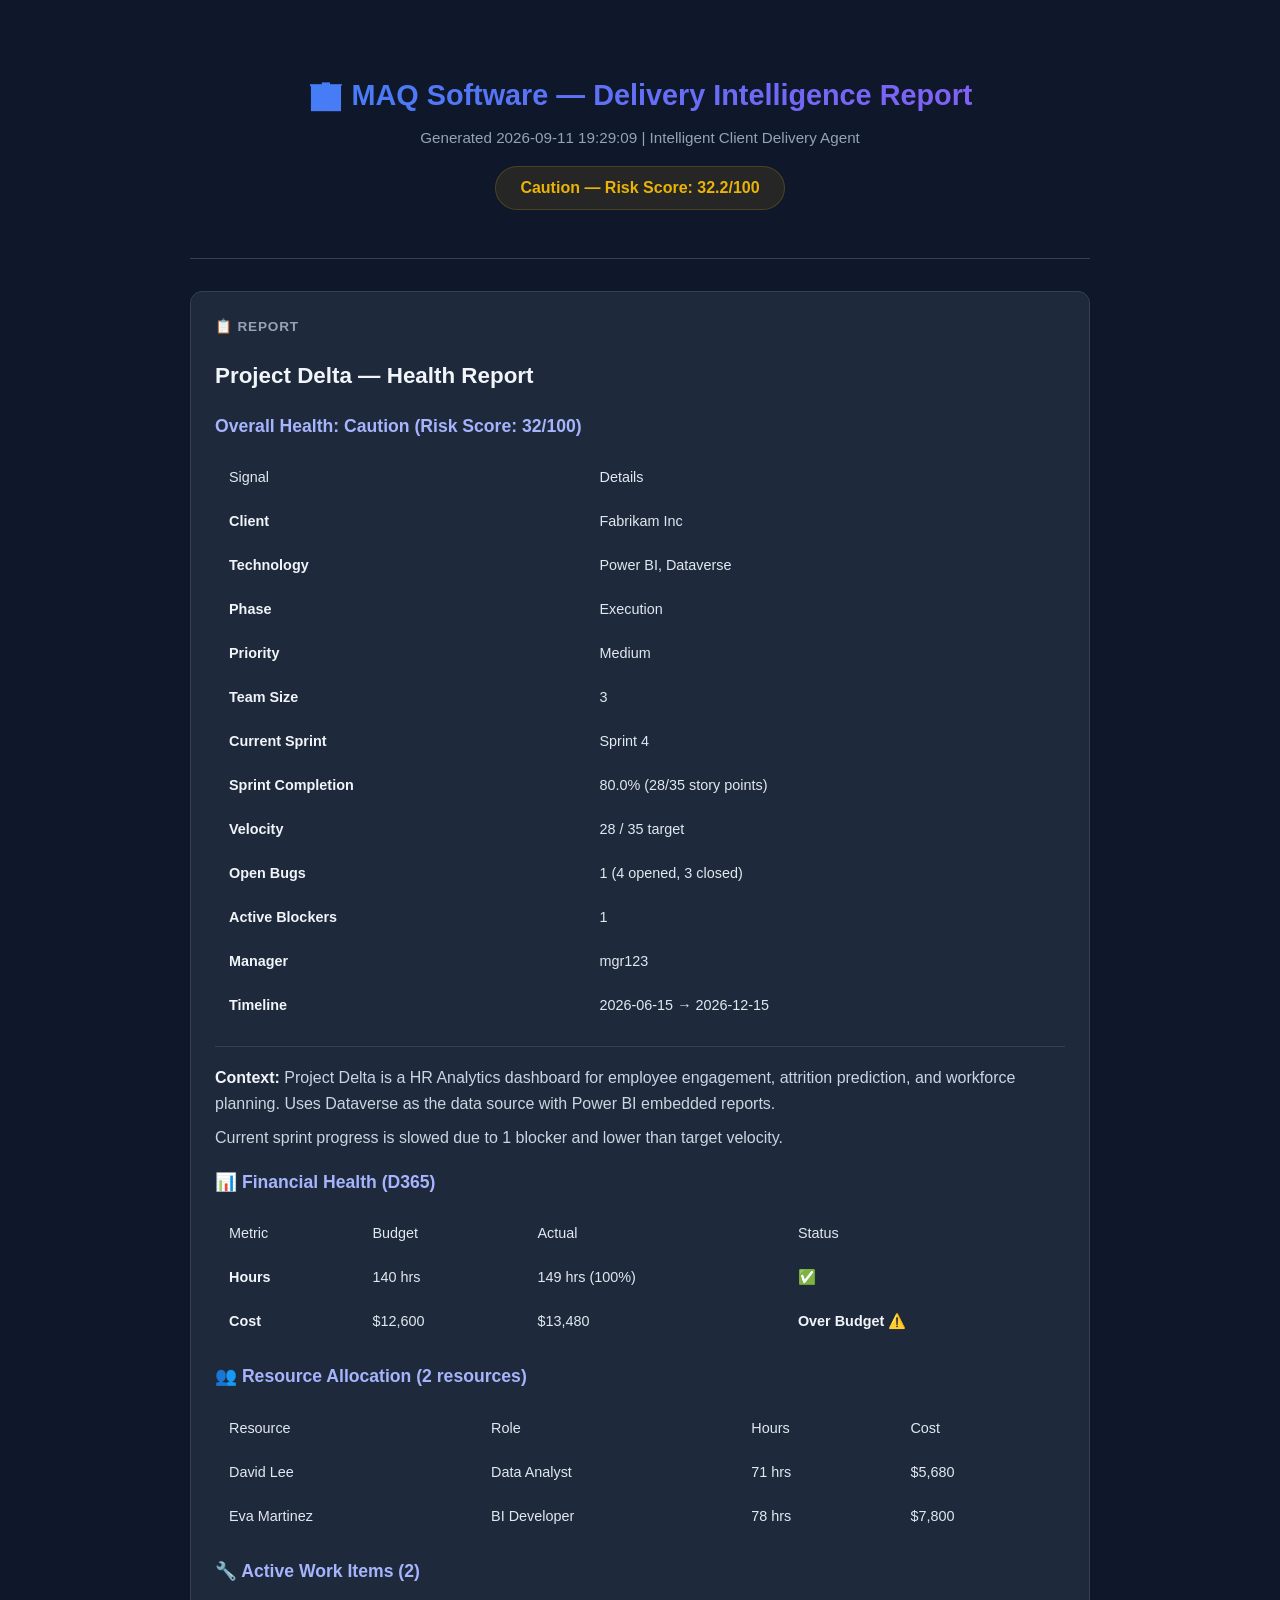
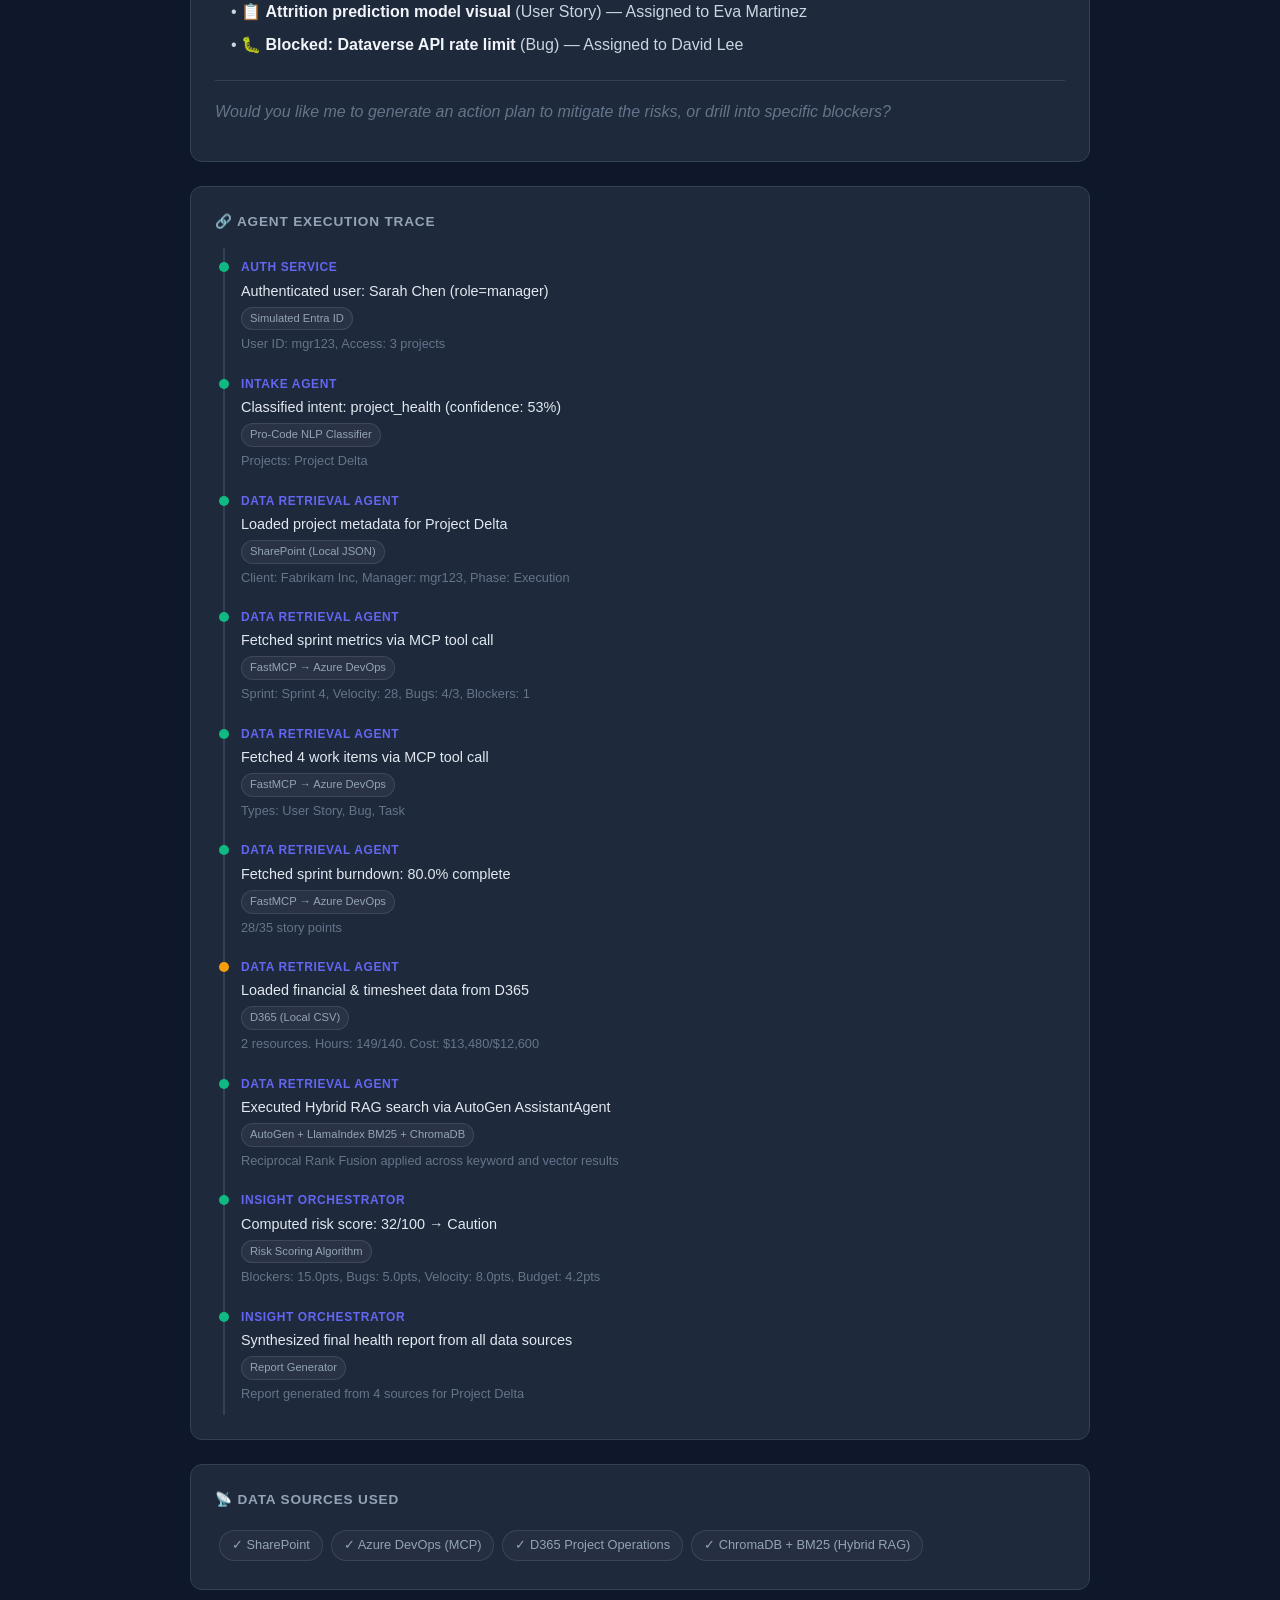
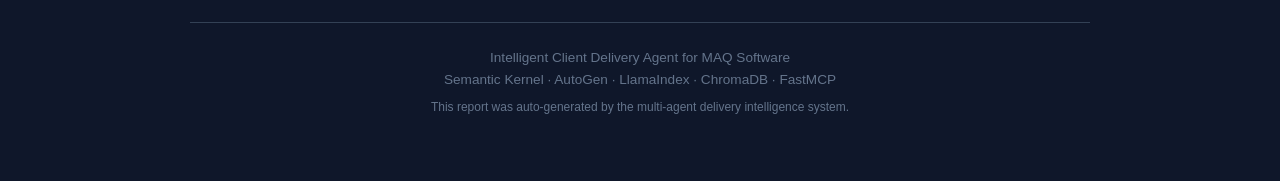
<file: reports/health_report_20260911_192909.html>
<!DOCTYPE html>
<html lang="en">
<head>
    <meta charset="UTF-8">
    <meta name="viewport" content="width=device-width, initial-scale=1.0">
    <title>Project Health Report — MAQ Software Delivery Intelligence</title>
    <style>
        * { margin: 0; padding: 0; box-sizing: border-box; }
        body {
            font-family: 'Segoe UI', -apple-system, BlinkMacSystemFont, sans-serif;
            background: #0f172a;
            color: #e2e8f0;
            padding: 40px;
            line-height: 1.6;
        }
        .container {
            max-width: 900px;
            margin: 0 auto;
        }
        .header {
            text-align: center;
            padding: 32px;
            border-bottom: 1px solid #334155;
            margin-bottom: 32px;
        }
        .header h1 {
            font-size: 1.8rem;
            font-weight: 700;
            margin-bottom: 8px;
            background: linear-gradient(135deg, #3b82f6, #8b5cf6);
            -webkit-background-clip: text;
            -webkit-text-fill-color: transparent;
        }
        .header .subtitle {
            font-size: 0.95rem;
            color: #94a3b8;
        }
        .risk-badge {
            display: inline-block;
            padding: 8px 24px;
            border-radius: 100px;
            font-weight: 700;
            font-size: 1rem;
            margin: 16px 0;
            background: rgba(234, 179, 8, 0.1);
            color: #eab308;
            border: 1px solid #eab30833;
        }
        .section {
            background: #1e293b;
            border: 1px solid #334155;
            border-radius: 12px;
            padding: 24px;
            margin-bottom: 24px;
        }
        .section-title {
            font-size: 0.85rem;
            font-weight: 700;
            color: #94a3b8;
            text-transform: uppercase;
            letter-spacing: 0.06em;
            margin-bottom: 16px;
        }
        .footer {
            text-align: center;
            padding: 24px;
            color: #64748b;
            font-size: 0.85rem;
            border-top: 1px solid #334155;
            margin-top: 32px;
        }
    </style>
</head>
<body>
    <div class="container">
        <div class="header">
            <h1>🏢 MAQ Software — Delivery Intelligence Report</h1>
            <div class="subtitle">Generated 2026-09-11 19:29:09 | Intelligent Client Delivery Agent</div>
            <div class="risk-badge">Caution — Risk Score: 32.2/100</div>
        </div>

        <div class="section">
            <div class="section-title">📋 Report</div>
            <h2 style="font-size:1.4rem;font-weight:700;margin:20px 0 12px;color:#f1f5f9;">Project Delta — Health Report</h2>
<h3 style="font-size:1.1rem;font-weight:600;margin:18px 0 10px;color:#a5b4fc;">Overall Health: Caution (Risk Score: 32/100)</h3>
<table style="width:100%;border-collapse:collapse;margin:16px 0;font-size:0.9rem;">
<tr><td style="padding:10px 14px;border-bottom:1px solid #1e293b;">Signal</td><td style="padding:10px 14px;border-bottom:1px solid #1e293b;">Details</td></tr>
<tr><td style="padding:10px 14px;border-bottom:1px solid #1e293b;"><strong style="color:#f1f5f9;">Client</strong></td><td style="padding:10px 14px;border-bottom:1px solid #1e293b;">Fabrikam Inc</td></tr>
<tr><td style="padding:10px 14px;border-bottom:1px solid #1e293b;"><strong style="color:#f1f5f9;">Technology</strong></td><td style="padding:10px 14px;border-bottom:1px solid #1e293b;">Power BI, Dataverse</td></tr>
<tr><td style="padding:10px 14px;border-bottom:1px solid #1e293b;"><strong style="color:#f1f5f9;">Phase</strong></td><td style="padding:10px 14px;border-bottom:1px solid #1e293b;">Execution</td></tr>
<tr><td style="padding:10px 14px;border-bottom:1px solid #1e293b;"><strong style="color:#f1f5f9;">Priority</strong></td><td style="padding:10px 14px;border-bottom:1px solid #1e293b;">Medium</td></tr>
<tr><td style="padding:10px 14px;border-bottom:1px solid #1e293b;"><strong style="color:#f1f5f9;">Team Size</strong></td><td style="padding:10px 14px;border-bottom:1px solid #1e293b;">3</td></tr>
<tr><td style="padding:10px 14px;border-bottom:1px solid #1e293b;"><strong style="color:#f1f5f9;">Current Sprint</strong></td><td style="padding:10px 14px;border-bottom:1px solid #1e293b;">Sprint 4</td></tr>
<tr><td style="padding:10px 14px;border-bottom:1px solid #1e293b;"><strong style="color:#f1f5f9;">Sprint Completion</strong></td><td style="padding:10px 14px;border-bottom:1px solid #1e293b;">80.0% (28/35 story points)</td></tr>
<tr><td style="padding:10px 14px;border-bottom:1px solid #1e293b;"><strong style="color:#f1f5f9;">Velocity</strong></td><td style="padding:10px 14px;border-bottom:1px solid #1e293b;">28 / 35 target</td></tr>
<tr><td style="padding:10px 14px;border-bottom:1px solid #1e293b;"><strong style="color:#f1f5f9;">Open Bugs</strong></td><td style="padding:10px 14px;border-bottom:1px solid #1e293b;">1 (4 opened, 3 closed)</td></tr>
<tr><td style="padding:10px 14px;border-bottom:1px solid #1e293b;"><strong style="color:#f1f5f9;">Active Blockers</strong></td><td style="padding:10px 14px;border-bottom:1px solid #1e293b;">1</td></tr>
<tr><td style="padding:10px 14px;border-bottom:1px solid #1e293b;"><strong style="color:#f1f5f9;">Manager</strong></td><td style="padding:10px 14px;border-bottom:1px solid #1e293b;">mgr123</td></tr>
<tr><td style="padding:10px 14px;border-bottom:1px solid #1e293b;"><strong style="color:#f1f5f9;">Timeline</strong></td><td style="padding:10px 14px;border-bottom:1px solid #1e293b;">2026-06-15 → 2026-12-15</td></tr>
</table>
<hr style="border:0;height:1px;background:#334155;margin:18px 0;">
<p style="margin:8px 0;color:#cbd5e1;line-height:1.6;"><strong style="color:#f1f5f9;">Context:</strong> Project Delta is a HR Analytics dashboard for employee engagement, attrition prediction, and workforce planning. Uses Dataverse as the data source with Power BI embedded reports.</p>
<p style="margin:8px 0;color:#cbd5e1;line-height:1.6;">Current sprint progress is slowed due to 1 blocker and lower than target velocity.</p>
<h3 style="font-size:1.1rem;font-weight:600;margin:18px 0 10px;color:#a5b4fc;">📊 Financial Health (D365)</h3>
<table style="width:100%;border-collapse:collapse;margin:16px 0;font-size:0.9rem;">
<tr><td style="padding:10px 14px;border-bottom:1px solid #1e293b;">Metric</td><td style="padding:10px 14px;border-bottom:1px solid #1e293b;">Budget</td><td style="padding:10px 14px;border-bottom:1px solid #1e293b;">Actual</td><td style="padding:10px 14px;border-bottom:1px solid #1e293b;">Status</td></tr>
<tr><td style="padding:10px 14px;border-bottom:1px solid #1e293b;"><strong style="color:#f1f5f9;">Hours</strong></td><td style="padding:10px 14px;border-bottom:1px solid #1e293b;">140 hrs</td><td style="padding:10px 14px;border-bottom:1px solid #1e293b;">149 hrs (100%)</td><td style="padding:10px 14px;border-bottom:1px solid #1e293b;">✅</td></tr>
<tr><td style="padding:10px 14px;border-bottom:1px solid #1e293b;"><strong style="color:#f1f5f9;">Cost</strong></td><td style="padding:10px 14px;border-bottom:1px solid #1e293b;">$12,600</td><td style="padding:10px 14px;border-bottom:1px solid #1e293b;">$13,480</td><td style="padding:10px 14px;border-bottom:1px solid #1e293b;"><strong style="color:#f1f5f9;">Over Budget ⚠️</strong></td></tr>
</table>
<h3 style="font-size:1.1rem;font-weight:600;margin:18px 0 10px;color:#a5b4fc;">👥 Resource Allocation (2 resources)</h3>
<table style="width:100%;border-collapse:collapse;margin:16px 0;font-size:0.9rem;">
<tr><td style="padding:10px 14px;border-bottom:1px solid #1e293b;">Resource</td><td style="padding:10px 14px;border-bottom:1px solid #1e293b;">Role</td><td style="padding:10px 14px;border-bottom:1px solid #1e293b;">Hours</td><td style="padding:10px 14px;border-bottom:1px solid #1e293b;">Cost</td></tr>
<tr><td style="padding:10px 14px;border-bottom:1px solid #1e293b;">David Lee</td><td style="padding:10px 14px;border-bottom:1px solid #1e293b;">Data Analyst</td><td style="padding:10px 14px;border-bottom:1px solid #1e293b;">71 hrs</td><td style="padding:10px 14px;border-bottom:1px solid #1e293b;">$5,680</td></tr>
<tr><td style="padding:10px 14px;border-bottom:1px solid #1e293b;">Eva Martinez</td><td style="padding:10px 14px;border-bottom:1px solid #1e293b;">BI Developer</td><td style="padding:10px 14px;border-bottom:1px solid #1e293b;">78 hrs</td><td style="padding:10px 14px;border-bottom:1px solid #1e293b;">$7,800</td></tr>
</table>
<h3 style="font-size:1.1rem;font-weight:600;margin:18px 0 10px;color:#a5b4fc;">🔧 Active Work Items (2)</h3>
<div style="padding:4px 0 4px 16px;color:#cbd5e1;">• 📋 <strong style="color:#f1f5f9;">Attrition prediction model visual</strong> (User Story) — Assigned to Eva Martinez</div>
<div style="padding:4px 0 4px 16px;color:#cbd5e1;">• 🐛 <strong style="color:#f1f5f9;">Blocked: Dataverse API rate limit</strong> (Bug) — Assigned to David Lee</div>
<hr style="border:0;height:1px;background:#334155;margin:18px 0;">
<p style="color:#64748b;font-style:italic;margin:12px 0;">Would you like me to generate an action plan to mitigate the risks, or drill into specific blockers?</p>
        </div>

        <div class="section">
            <div class="section-title">🔗 Agent Execution Trace</div>
            
        <div style="display:flex;gap:12px;padding:10px 0;border-left:2px solid #334155;padding-left:16px;margin-left:8px;position:relative;">
            <div style="position:absolute;left:-6px;top:14px;width:10px;height:10px;border-radius:50%;background:#10b981;"></div>
            <div>
                <div style="font-size:0.75rem;font-weight:700;color:#6366f1;text-transform:uppercase;letter-spacing:0.05em;">Auth Service</div>
                <div style="font-size:0.9rem;font-weight:500;margin-top:2px;">Authenticated user: Sarah Chen (role=manager)</div>
                <span style="display:inline-block;margin-top:4px;font-size:0.7rem;padding:2px 8px;background:rgba(255,255,255,0.05);border:1px solid rgba(255,255,255,0.1);border-radius:100px;color:#94a3b8;">Simulated Entra ID</span>
                <div style="font-size:0.8rem;color:#64748b;margin-top:4px;">User ID: mgr123, Access: 3 projects</div>
            </div>
        </div>
        <div style="display:flex;gap:12px;padding:10px 0;border-left:2px solid #334155;padding-left:16px;margin-left:8px;position:relative;">
            <div style="position:absolute;left:-6px;top:14px;width:10px;height:10px;border-radius:50%;background:#10b981;"></div>
            <div>
                <div style="font-size:0.75rem;font-weight:700;color:#6366f1;text-transform:uppercase;letter-spacing:0.05em;">Intake Agent</div>
                <div style="font-size:0.9rem;font-weight:500;margin-top:2px;">Classified intent: project_health (confidence: 53%)</div>
                <span style="display:inline-block;margin-top:4px;font-size:0.7rem;padding:2px 8px;background:rgba(255,255,255,0.05);border:1px solid rgba(255,255,255,0.1);border-radius:100px;color:#94a3b8;">Pro-Code NLP Classifier</span>
                <div style="font-size:0.8rem;color:#64748b;margin-top:4px;">Projects: Project Delta</div>
            </div>
        </div>
        <div style="display:flex;gap:12px;padding:10px 0;border-left:2px solid #334155;padding-left:16px;margin-left:8px;position:relative;">
            <div style="position:absolute;left:-6px;top:14px;width:10px;height:10px;border-radius:50%;background:#10b981;"></div>
            <div>
                <div style="font-size:0.75rem;font-weight:700;color:#6366f1;text-transform:uppercase;letter-spacing:0.05em;">Data Retrieval Agent</div>
                <div style="font-size:0.9rem;font-weight:500;margin-top:2px;">Loaded project metadata for Project Delta</div>
                <span style="display:inline-block;margin-top:4px;font-size:0.7rem;padding:2px 8px;background:rgba(255,255,255,0.05);border:1px solid rgba(255,255,255,0.1);border-radius:100px;color:#94a3b8;">SharePoint (Local JSON)</span>
                <div style="font-size:0.8rem;color:#64748b;margin-top:4px;">Client: Fabrikam Inc, Manager: mgr123, Phase: Execution</div>
            </div>
        </div>
        <div style="display:flex;gap:12px;padding:10px 0;border-left:2px solid #334155;padding-left:16px;margin-left:8px;position:relative;">
            <div style="position:absolute;left:-6px;top:14px;width:10px;height:10px;border-radius:50%;background:#10b981;"></div>
            <div>
                <div style="font-size:0.75rem;font-weight:700;color:#6366f1;text-transform:uppercase;letter-spacing:0.05em;">Data Retrieval Agent</div>
                <div style="font-size:0.9rem;font-weight:500;margin-top:2px;">Fetched sprint metrics via MCP tool call</div>
                <span style="display:inline-block;margin-top:4px;font-size:0.7rem;padding:2px 8px;background:rgba(255,255,255,0.05);border:1px solid rgba(255,255,255,0.1);border-radius:100px;color:#94a3b8;">FastMCP → Azure DevOps</span>
                <div style="font-size:0.8rem;color:#64748b;margin-top:4px;">Sprint: Sprint 4, Velocity: 28, Bugs: 4/3, Blockers: 1</div>
            </div>
        </div>
        <div style="display:flex;gap:12px;padding:10px 0;border-left:2px solid #334155;padding-left:16px;margin-left:8px;position:relative;">
            <div style="position:absolute;left:-6px;top:14px;width:10px;height:10px;border-radius:50%;background:#10b981;"></div>
            <div>
                <div style="font-size:0.75rem;font-weight:700;color:#6366f1;text-transform:uppercase;letter-spacing:0.05em;">Data Retrieval Agent</div>
                <div style="font-size:0.9rem;font-weight:500;margin-top:2px;">Fetched 4 work items via MCP tool call</div>
                <span style="display:inline-block;margin-top:4px;font-size:0.7rem;padding:2px 8px;background:rgba(255,255,255,0.05);border:1px solid rgba(255,255,255,0.1);border-radius:100px;color:#94a3b8;">FastMCP → Azure DevOps</span>
                <div style="font-size:0.8rem;color:#64748b;margin-top:4px;">Types: User Story, Bug, Task</div>
            </div>
        </div>
        <div style="display:flex;gap:12px;padding:10px 0;border-left:2px solid #334155;padding-left:16px;margin-left:8px;position:relative;">
            <div style="position:absolute;left:-6px;top:14px;width:10px;height:10px;border-radius:50%;background:#10b981;"></div>
            <div>
                <div style="font-size:0.75rem;font-weight:700;color:#6366f1;text-transform:uppercase;letter-spacing:0.05em;">Data Retrieval Agent</div>
                <div style="font-size:0.9rem;font-weight:500;margin-top:2px;">Fetched sprint burndown: 80.0% complete</div>
                <span style="display:inline-block;margin-top:4px;font-size:0.7rem;padding:2px 8px;background:rgba(255,255,255,0.05);border:1px solid rgba(255,255,255,0.1);border-radius:100px;color:#94a3b8;">FastMCP → Azure DevOps</span>
                <div style="font-size:0.8rem;color:#64748b;margin-top:4px;">28/35 story points</div>
            </div>
        </div>
        <div style="display:flex;gap:12px;padding:10px 0;border-left:2px solid #334155;padding-left:16px;margin-left:8px;position:relative;">
            <div style="position:absolute;left:-6px;top:14px;width:10px;height:10px;border-radius:50%;background:#f59e0b;"></div>
            <div>
                <div style="font-size:0.75rem;font-weight:700;color:#6366f1;text-transform:uppercase;letter-spacing:0.05em;">Data Retrieval Agent</div>
                <div style="font-size:0.9rem;font-weight:500;margin-top:2px;">Loaded financial & timesheet data from D365</div>
                <span style="display:inline-block;margin-top:4px;font-size:0.7rem;padding:2px 8px;background:rgba(255,255,255,0.05);border:1px solid rgba(255,255,255,0.1);border-radius:100px;color:#94a3b8;">D365 (Local CSV)</span>
                <div style="font-size:0.8rem;color:#64748b;margin-top:4px;">2 resources. Hours: 149/140. Cost: $13,480/$12,600</div>
            </div>
        </div>
        <div style="display:flex;gap:12px;padding:10px 0;border-left:2px solid #334155;padding-left:16px;margin-left:8px;position:relative;">
            <div style="position:absolute;left:-6px;top:14px;width:10px;height:10px;border-radius:50%;background:#10b981;"></div>
            <div>
                <div style="font-size:0.75rem;font-weight:700;color:#6366f1;text-transform:uppercase;letter-spacing:0.05em;">Data Retrieval Agent</div>
                <div style="font-size:0.9rem;font-weight:500;margin-top:2px;">Executed Hybrid RAG search via AutoGen AssistantAgent</div>
                <span style="display:inline-block;margin-top:4px;font-size:0.7rem;padding:2px 8px;background:rgba(255,255,255,0.05);border:1px solid rgba(255,255,255,0.1);border-radius:100px;color:#94a3b8;">AutoGen + LlamaIndex BM25 + ChromaDB</span>
                <div style="font-size:0.8rem;color:#64748b;margin-top:4px;">Reciprocal Rank Fusion applied across keyword and vector results</div>
            </div>
        </div>
        <div style="display:flex;gap:12px;padding:10px 0;border-left:2px solid #334155;padding-left:16px;margin-left:8px;position:relative;">
            <div style="position:absolute;left:-6px;top:14px;width:10px;height:10px;border-radius:50%;background:#10b981;"></div>
            <div>
                <div style="font-size:0.75rem;font-weight:700;color:#6366f1;text-transform:uppercase;letter-spacing:0.05em;">Insight Orchestrator</div>
                <div style="font-size:0.9rem;font-weight:500;margin-top:2px;">Computed risk score: 32/100 → Caution</div>
                <span style="display:inline-block;margin-top:4px;font-size:0.7rem;padding:2px 8px;background:rgba(255,255,255,0.05);border:1px solid rgba(255,255,255,0.1);border-radius:100px;color:#94a3b8;">Risk Scoring Algorithm</span>
                <div style="font-size:0.8rem;color:#64748b;margin-top:4px;">Blockers: 15.0pts, Bugs: 5.0pts, Velocity: 8.0pts, Budget: 4.2pts</div>
            </div>
        </div>
        <div style="display:flex;gap:12px;padding:10px 0;border-left:2px solid #334155;padding-left:16px;margin-left:8px;position:relative;">
            <div style="position:absolute;left:-6px;top:14px;width:10px;height:10px;border-radius:50%;background:#10b981;"></div>
            <div>
                <div style="font-size:0.75rem;font-weight:700;color:#6366f1;text-transform:uppercase;letter-spacing:0.05em;">Insight Orchestrator</div>
                <div style="font-size:0.9rem;font-weight:500;margin-top:2px;">Synthesized final health report from all data sources</div>
                <span style="display:inline-block;margin-top:4px;font-size:0.7rem;padding:2px 8px;background:rgba(255,255,255,0.05);border:1px solid rgba(255,255,255,0.1);border-radius:100px;color:#94a3b8;">Report Generator</span>
                <div style="font-size:0.8rem;color:#64748b;margin-top:4px;">Report generated from 4 sources for Project Delta</div>
            </div>
        </div>
        </div>

        <div class="section">
            <div class="section-title">📡 Data Sources Used</div>
            <div><span style="display:inline-block;margin:4px;padding:4px 12px;background:rgba(255,255,255,0.03);border:1px solid rgba(255,255,255,0.1);border-radius:100px;font-size:0.8rem;color:#94a3b8;">✓ SharePoint</span><span style="display:inline-block;margin:4px;padding:4px 12px;background:rgba(255,255,255,0.03);border:1px solid rgba(255,255,255,0.1);border-radius:100px;font-size:0.8rem;color:#94a3b8;">✓ Azure DevOps (MCP)</span><span style="display:inline-block;margin:4px;padding:4px 12px;background:rgba(255,255,255,0.03);border:1px solid rgba(255,255,255,0.1);border-radius:100px;font-size:0.8rem;color:#94a3b8;">✓ D365 Project Operations</span><span style="display:inline-block;margin:4px;padding:4px 12px;background:rgba(255,255,255,0.03);border:1px solid rgba(255,255,255,0.1);border-radius:100px;font-size:0.8rem;color:#94a3b8;">✓ ChromaDB + BM25 (Hybrid RAG)</span></div>
        </div>

        <div class="footer">
            <p>Intelligent Client Delivery Agent for MAQ Software</p>
            <p>Semantic Kernel · AutoGen · LlamaIndex · ChromaDB · FastMCP</p>
            <p style="margin-top:8px;font-size:0.75rem;">This report was auto-generated by the multi-agent delivery intelligence system.</p>
        </div>
    </div>
</body>
</html>
</file>
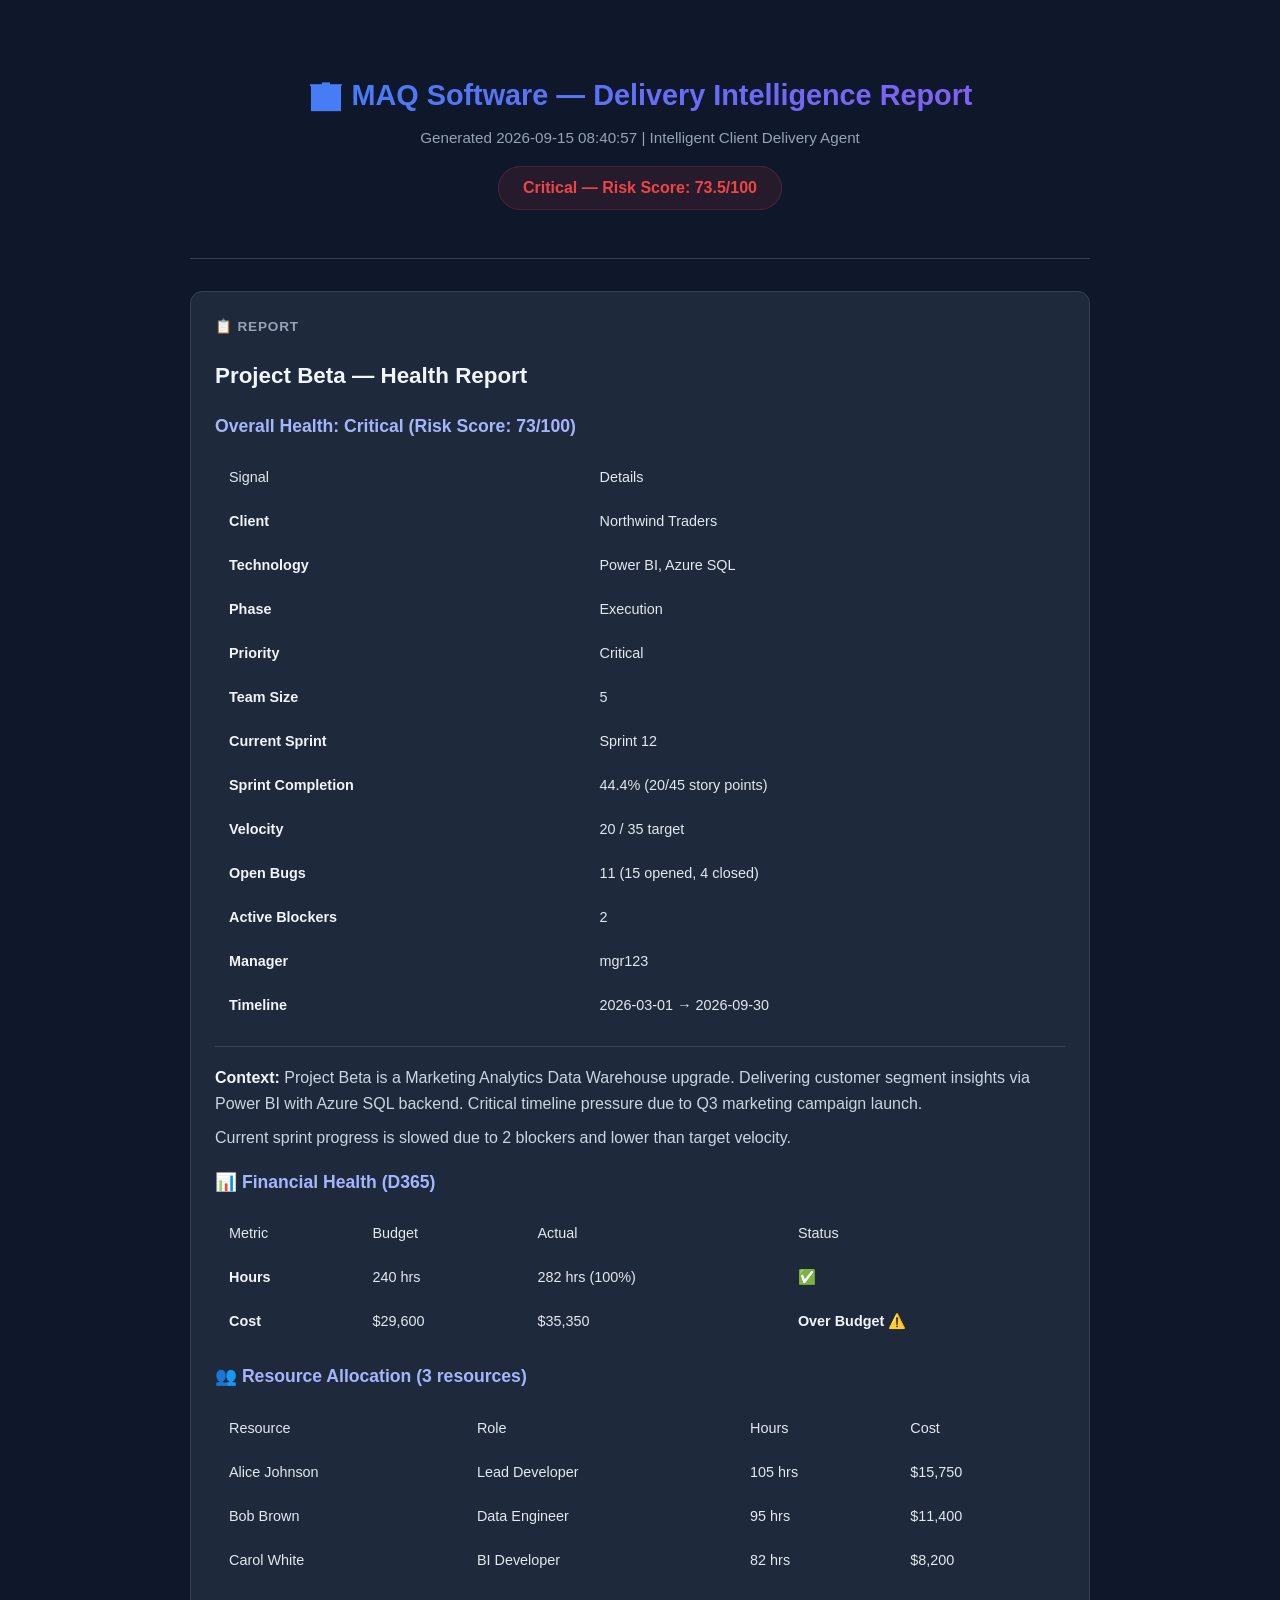
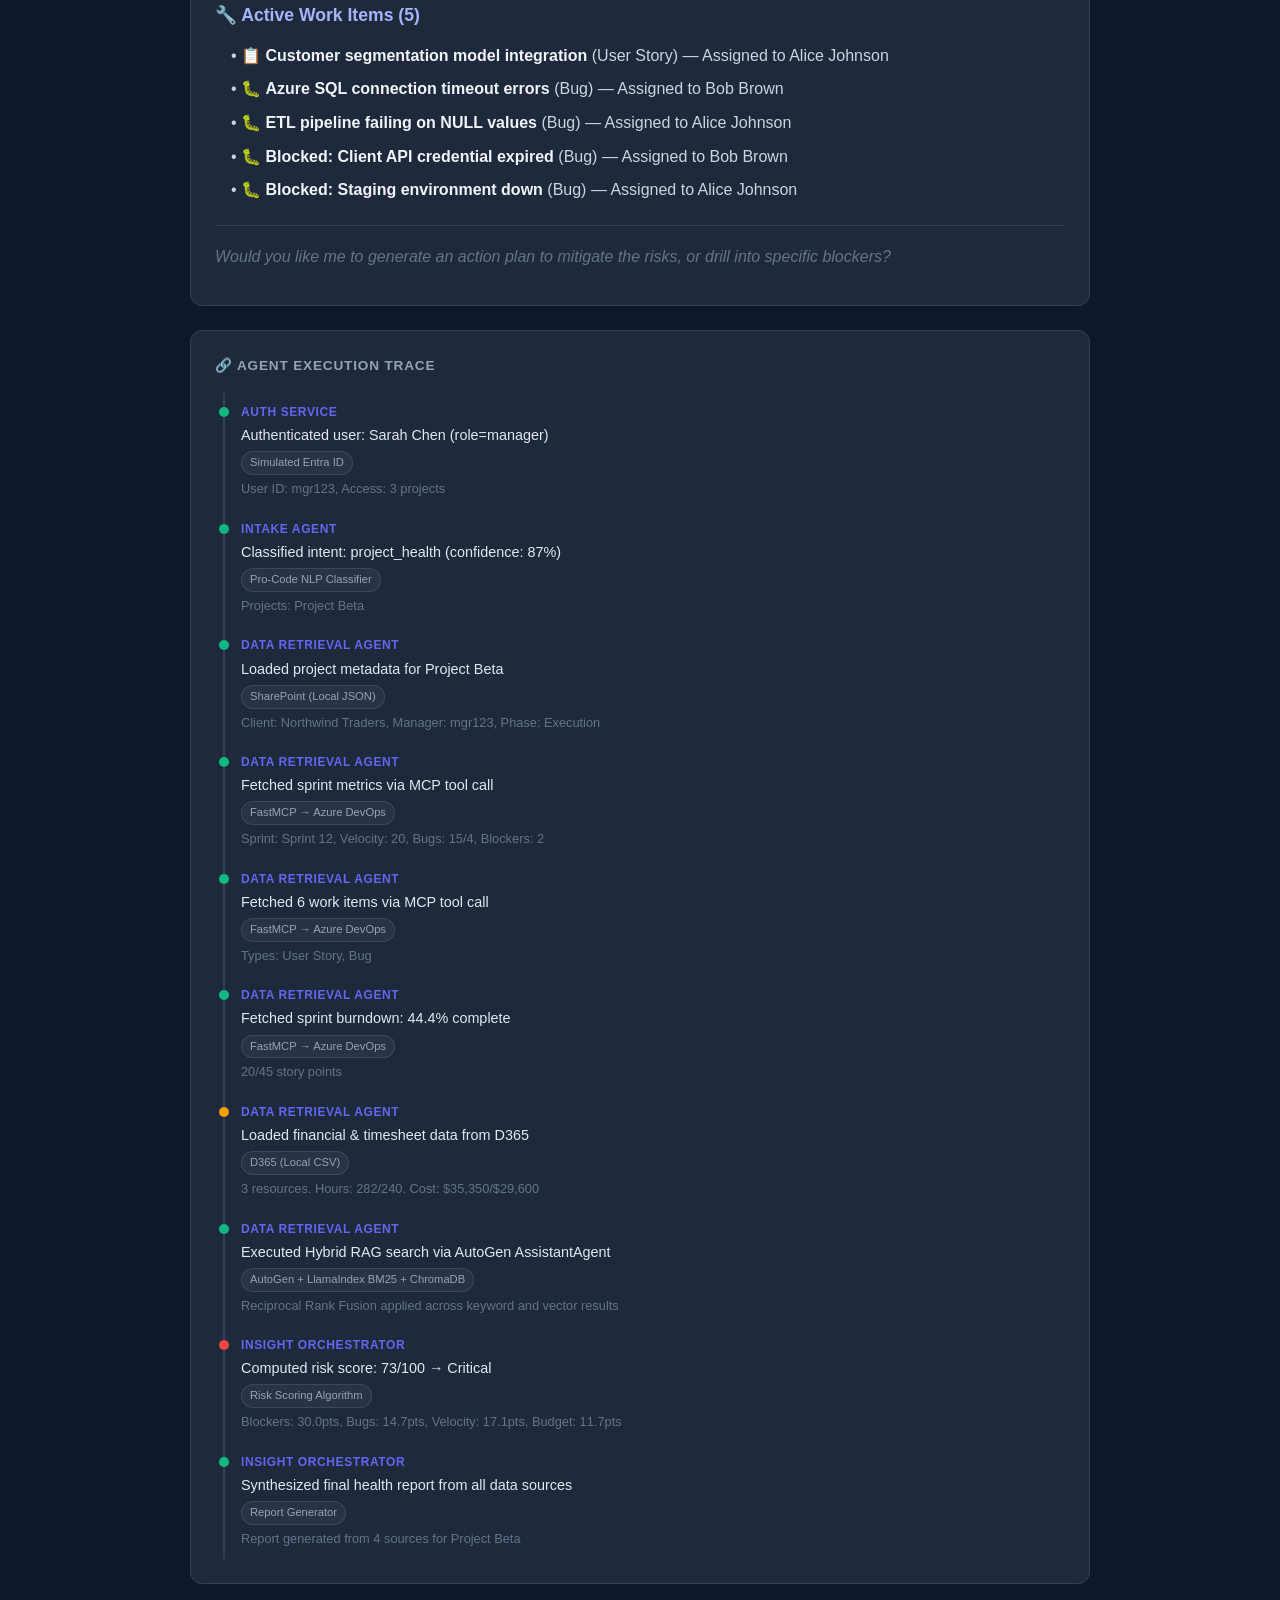
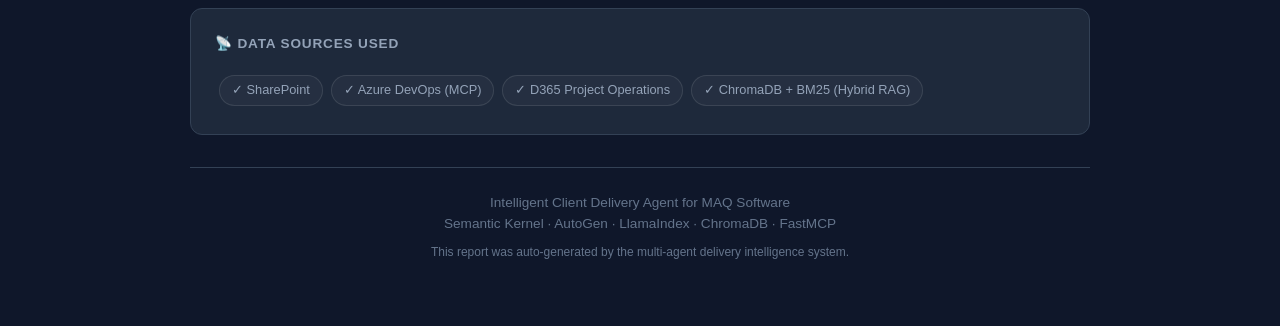
<file: reports/health_report_20260915_084057.html>
<!DOCTYPE html>
<html lang="en">
<head>
    <meta charset="UTF-8">
    <meta name="viewport" content="width=device-width, initial-scale=1.0">
    <title>Project Health Report — MAQ Software Delivery Intelligence</title>
    <style>
        * { margin: 0; padding: 0; box-sizing: border-box; }
        body {
            font-family: 'Segoe UI', -apple-system, BlinkMacSystemFont, sans-serif;
            background: #0f172a;
            color: #e2e8f0;
            padding: 40px;
            line-height: 1.6;
        }
        .container {
            max-width: 900px;
            margin: 0 auto;
        }
        .header {
            text-align: center;
            padding: 32px;
            border-bottom: 1px solid #334155;
            margin-bottom: 32px;
        }
        .header h1 {
            font-size: 1.8rem;
            font-weight: 700;
            margin-bottom: 8px;
            background: linear-gradient(135deg, #3b82f6, #8b5cf6);
            -webkit-background-clip: text;
            -webkit-text-fill-color: transparent;
        }
        .header .subtitle {
            font-size: 0.95rem;
            color: #94a3b8;
        }
        .risk-badge {
            display: inline-block;
            padding: 8px 24px;
            border-radius: 100px;
            font-weight: 700;
            font-size: 1rem;
            margin: 16px 0;
            background: rgba(239, 68, 68, 0.1);
            color: #ef4444;
            border: 1px solid #ef444433;
        }
        .section {
            background: #1e293b;
            border: 1px solid #334155;
            border-radius: 12px;
            padding: 24px;
            margin-bottom: 24px;
        }
        .section-title {
            font-size: 0.85rem;
            font-weight: 700;
            color: #94a3b8;
            text-transform: uppercase;
            letter-spacing: 0.06em;
            margin-bottom: 16px;
        }
        .footer {
            text-align: center;
            padding: 24px;
            color: #64748b;
            font-size: 0.85rem;
            border-top: 1px solid #334155;
            margin-top: 32px;
        }
    </style>
</head>
<body>
    <div class="container">
        <div class="header">
            <h1>🏢 MAQ Software — Delivery Intelligence Report</h1>
            <div class="subtitle">Generated 2026-09-15 08:40:57 | Intelligent Client Delivery Agent</div>
            <div class="risk-badge">Critical — Risk Score: 73.5/100</div>
        </div>

        <div class="section">
            <div class="section-title">📋 Report</div>
            <h2 style="font-size:1.4rem;font-weight:700;margin:20px 0 12px;color:#f1f5f9;">Project Beta — Health Report</h2>
<h3 style="font-size:1.1rem;font-weight:600;margin:18px 0 10px;color:#a5b4fc;">Overall Health: Critical (Risk Score: 73/100)</h3>
<table style="width:100%;border-collapse:collapse;margin:16px 0;font-size:0.9rem;">
<tr><td style="padding:10px 14px;border-bottom:1px solid #1e293b;">Signal</td><td style="padding:10px 14px;border-bottom:1px solid #1e293b;">Details</td></tr>
<tr><td style="padding:10px 14px;border-bottom:1px solid #1e293b;"><strong style="color:#f1f5f9;">Client</strong></td><td style="padding:10px 14px;border-bottom:1px solid #1e293b;">Northwind Traders</td></tr>
<tr><td style="padding:10px 14px;border-bottom:1px solid #1e293b;"><strong style="color:#f1f5f9;">Technology</strong></td><td style="padding:10px 14px;border-bottom:1px solid #1e293b;">Power BI, Azure SQL</td></tr>
<tr><td style="padding:10px 14px;border-bottom:1px solid #1e293b;"><strong style="color:#f1f5f9;">Phase</strong></td><td style="padding:10px 14px;border-bottom:1px solid #1e293b;">Execution</td></tr>
<tr><td style="padding:10px 14px;border-bottom:1px solid #1e293b;"><strong style="color:#f1f5f9;">Priority</strong></td><td style="padding:10px 14px;border-bottom:1px solid #1e293b;">Critical</td></tr>
<tr><td style="padding:10px 14px;border-bottom:1px solid #1e293b;"><strong style="color:#f1f5f9;">Team Size</strong></td><td style="padding:10px 14px;border-bottom:1px solid #1e293b;">5</td></tr>
<tr><td style="padding:10px 14px;border-bottom:1px solid #1e293b;"><strong style="color:#f1f5f9;">Current Sprint</strong></td><td style="padding:10px 14px;border-bottom:1px solid #1e293b;">Sprint 12</td></tr>
<tr><td style="padding:10px 14px;border-bottom:1px solid #1e293b;"><strong style="color:#f1f5f9;">Sprint Completion</strong></td><td style="padding:10px 14px;border-bottom:1px solid #1e293b;">44.4% (20/45 story points)</td></tr>
<tr><td style="padding:10px 14px;border-bottom:1px solid #1e293b;"><strong style="color:#f1f5f9;">Velocity</strong></td><td style="padding:10px 14px;border-bottom:1px solid #1e293b;">20 / 35 target</td></tr>
<tr><td style="padding:10px 14px;border-bottom:1px solid #1e293b;"><strong style="color:#f1f5f9;">Open Bugs</strong></td><td style="padding:10px 14px;border-bottom:1px solid #1e293b;">11 (15 opened, 4 closed)</td></tr>
<tr><td style="padding:10px 14px;border-bottom:1px solid #1e293b;"><strong style="color:#f1f5f9;">Active Blockers</strong></td><td style="padding:10px 14px;border-bottom:1px solid #1e293b;">2</td></tr>
<tr><td style="padding:10px 14px;border-bottom:1px solid #1e293b;"><strong style="color:#f1f5f9;">Manager</strong></td><td style="padding:10px 14px;border-bottom:1px solid #1e293b;">mgr123</td></tr>
<tr><td style="padding:10px 14px;border-bottom:1px solid #1e293b;"><strong style="color:#f1f5f9;">Timeline</strong></td><td style="padding:10px 14px;border-bottom:1px solid #1e293b;">2026-03-01 → 2026-09-30</td></tr>
</table>
<hr style="border:0;height:1px;background:#334155;margin:18px 0;">
<p style="margin:8px 0;color:#cbd5e1;line-height:1.6;"><strong style="color:#f1f5f9;">Context:</strong> Project Beta is a Marketing Analytics Data Warehouse upgrade. Delivering customer segment insights via Power BI with Azure SQL backend. Critical timeline pressure due to Q3 marketing campaign launch.</p>
<p style="margin:8px 0;color:#cbd5e1;line-height:1.6;">Current sprint progress is slowed due to 2 blockers and lower than target velocity.</p>
<h3 style="font-size:1.1rem;font-weight:600;margin:18px 0 10px;color:#a5b4fc;">📊 Financial Health (D365)</h3>
<table style="width:100%;border-collapse:collapse;margin:16px 0;font-size:0.9rem;">
<tr><td style="padding:10px 14px;border-bottom:1px solid #1e293b;">Metric</td><td style="padding:10px 14px;border-bottom:1px solid #1e293b;">Budget</td><td style="padding:10px 14px;border-bottom:1px solid #1e293b;">Actual</td><td style="padding:10px 14px;border-bottom:1px solid #1e293b;">Status</td></tr>
<tr><td style="padding:10px 14px;border-bottom:1px solid #1e293b;"><strong style="color:#f1f5f9;">Hours</strong></td><td style="padding:10px 14px;border-bottom:1px solid #1e293b;">240 hrs</td><td style="padding:10px 14px;border-bottom:1px solid #1e293b;">282 hrs (100%)</td><td style="padding:10px 14px;border-bottom:1px solid #1e293b;">✅</td></tr>
<tr><td style="padding:10px 14px;border-bottom:1px solid #1e293b;"><strong style="color:#f1f5f9;">Cost</strong></td><td style="padding:10px 14px;border-bottom:1px solid #1e293b;">$29,600</td><td style="padding:10px 14px;border-bottom:1px solid #1e293b;">$35,350</td><td style="padding:10px 14px;border-bottom:1px solid #1e293b;"><strong style="color:#f1f5f9;">Over Budget ⚠️</strong></td></tr>
</table>
<h3 style="font-size:1.1rem;font-weight:600;margin:18px 0 10px;color:#a5b4fc;">👥 Resource Allocation (3 resources)</h3>
<table style="width:100%;border-collapse:collapse;margin:16px 0;font-size:0.9rem;">
<tr><td style="padding:10px 14px;border-bottom:1px solid #1e293b;">Resource</td><td style="padding:10px 14px;border-bottom:1px solid #1e293b;">Role</td><td style="padding:10px 14px;border-bottom:1px solid #1e293b;">Hours</td><td style="padding:10px 14px;border-bottom:1px solid #1e293b;">Cost</td></tr>
<tr><td style="padding:10px 14px;border-bottom:1px solid #1e293b;">Alice Johnson</td><td style="padding:10px 14px;border-bottom:1px solid #1e293b;">Lead Developer</td><td style="padding:10px 14px;border-bottom:1px solid #1e293b;">105 hrs</td><td style="padding:10px 14px;border-bottom:1px solid #1e293b;">$15,750</td></tr>
<tr><td style="padding:10px 14px;border-bottom:1px solid #1e293b;">Bob Brown</td><td style="padding:10px 14px;border-bottom:1px solid #1e293b;">Data Engineer</td><td style="padding:10px 14px;border-bottom:1px solid #1e293b;">95 hrs</td><td style="padding:10px 14px;border-bottom:1px solid #1e293b;">$11,400</td></tr>
<tr><td style="padding:10px 14px;border-bottom:1px solid #1e293b;">Carol White</td><td style="padding:10px 14px;border-bottom:1px solid #1e293b;">BI Developer</td><td style="padding:10px 14px;border-bottom:1px solid #1e293b;">82 hrs</td><td style="padding:10px 14px;border-bottom:1px solid #1e293b;">$8,200</td></tr>
</table>
<h3 style="font-size:1.1rem;font-weight:600;margin:18px 0 10px;color:#a5b4fc;">🔧 Active Work Items (5)</h3>
<div style="padding:4px 0 4px 16px;color:#cbd5e1;">• 📋 <strong style="color:#f1f5f9;">Customer segmentation model integration</strong> (User Story) — Assigned to Alice Johnson</div>
<div style="padding:4px 0 4px 16px;color:#cbd5e1;">• 🐛 <strong style="color:#f1f5f9;">Azure SQL connection timeout errors</strong> (Bug) — Assigned to Bob Brown</div>
<div style="padding:4px 0 4px 16px;color:#cbd5e1;">• 🐛 <strong style="color:#f1f5f9;">ETL pipeline failing on NULL values</strong> (Bug) — Assigned to Alice Johnson</div>
<div style="padding:4px 0 4px 16px;color:#cbd5e1;">• 🐛 <strong style="color:#f1f5f9;">Blocked: Client API credential expired</strong> (Bug) — Assigned to Bob Brown</div>
<div style="padding:4px 0 4px 16px;color:#cbd5e1;">• 🐛 <strong style="color:#f1f5f9;">Blocked: Staging environment down</strong> (Bug) — Assigned to Alice Johnson</div>
<hr style="border:0;height:1px;background:#334155;margin:18px 0;">
<p style="color:#64748b;font-style:italic;margin:12px 0;">Would you like me to generate an action plan to mitigate the risks, or drill into specific blockers?</p>
        </div>

        <div class="section">
            <div class="section-title">🔗 Agent Execution Trace</div>
            
        <div style="display:flex;gap:12px;padding:10px 0;border-left:2px solid #334155;padding-left:16px;margin-left:8px;position:relative;">
            <div style="position:absolute;left:-6px;top:14px;width:10px;height:10px;border-radius:50%;background:#10b981;"></div>
            <div>
                <div style="font-size:0.75rem;font-weight:700;color:#6366f1;text-transform:uppercase;letter-spacing:0.05em;">Auth Service</div>
                <div style="font-size:0.9rem;font-weight:500;margin-top:2px;">Authenticated user: Sarah Chen (role=manager)</div>
                <span style="display:inline-block;margin-top:4px;font-size:0.7rem;padding:2px 8px;background:rgba(255,255,255,0.05);border:1px solid rgba(255,255,255,0.1);border-radius:100px;color:#94a3b8;">Simulated Entra ID</span>
                <div style="font-size:0.8rem;color:#64748b;margin-top:4px;">User ID: mgr123, Access: 3 projects</div>
            </div>
        </div>
        <div style="display:flex;gap:12px;padding:10px 0;border-left:2px solid #334155;padding-left:16px;margin-left:8px;position:relative;">
            <div style="position:absolute;left:-6px;top:14px;width:10px;height:10px;border-radius:50%;background:#10b981;"></div>
            <div>
                <div style="font-size:0.75rem;font-weight:700;color:#6366f1;text-transform:uppercase;letter-spacing:0.05em;">Intake Agent</div>
                <div style="font-size:0.9rem;font-weight:500;margin-top:2px;">Classified intent: project_health (confidence: 87%)</div>
                <span style="display:inline-block;margin-top:4px;font-size:0.7rem;padding:2px 8px;background:rgba(255,255,255,0.05);border:1px solid rgba(255,255,255,0.1);border-radius:100px;color:#94a3b8;">Pro-Code NLP Classifier</span>
                <div style="font-size:0.8rem;color:#64748b;margin-top:4px;">Projects: Project Beta</div>
            </div>
        </div>
        <div style="display:flex;gap:12px;padding:10px 0;border-left:2px solid #334155;padding-left:16px;margin-left:8px;position:relative;">
            <div style="position:absolute;left:-6px;top:14px;width:10px;height:10px;border-radius:50%;background:#10b981;"></div>
            <div>
                <div style="font-size:0.75rem;font-weight:700;color:#6366f1;text-transform:uppercase;letter-spacing:0.05em;">Data Retrieval Agent</div>
                <div style="font-size:0.9rem;font-weight:500;margin-top:2px;">Loaded project metadata for Project Beta</div>
                <span style="display:inline-block;margin-top:4px;font-size:0.7rem;padding:2px 8px;background:rgba(255,255,255,0.05);border:1px solid rgba(255,255,255,0.1);border-radius:100px;color:#94a3b8;">SharePoint (Local JSON)</span>
                <div style="font-size:0.8rem;color:#64748b;margin-top:4px;">Client: Northwind Traders, Manager: mgr123, Phase: Execution</div>
            </div>
        </div>
        <div style="display:flex;gap:12px;padding:10px 0;border-left:2px solid #334155;padding-left:16px;margin-left:8px;position:relative;">
            <div style="position:absolute;left:-6px;top:14px;width:10px;height:10px;border-radius:50%;background:#10b981;"></div>
            <div>
                <div style="font-size:0.75rem;font-weight:700;color:#6366f1;text-transform:uppercase;letter-spacing:0.05em;">Data Retrieval Agent</div>
                <div style="font-size:0.9rem;font-weight:500;margin-top:2px;">Fetched sprint metrics via MCP tool call</div>
                <span style="display:inline-block;margin-top:4px;font-size:0.7rem;padding:2px 8px;background:rgba(255,255,255,0.05);border:1px solid rgba(255,255,255,0.1);border-radius:100px;color:#94a3b8;">FastMCP → Azure DevOps</span>
                <div style="font-size:0.8rem;color:#64748b;margin-top:4px;">Sprint: Sprint 12, Velocity: 20, Bugs: 15/4, Blockers: 2</div>
            </div>
        </div>
        <div style="display:flex;gap:12px;padding:10px 0;border-left:2px solid #334155;padding-left:16px;margin-left:8px;position:relative;">
            <div style="position:absolute;left:-6px;top:14px;width:10px;height:10px;border-radius:50%;background:#10b981;"></div>
            <div>
                <div style="font-size:0.75rem;font-weight:700;color:#6366f1;text-transform:uppercase;letter-spacing:0.05em;">Data Retrieval Agent</div>
                <div style="font-size:0.9rem;font-weight:500;margin-top:2px;">Fetched 6 work items via MCP tool call</div>
                <span style="display:inline-block;margin-top:4px;font-size:0.7rem;padding:2px 8px;background:rgba(255,255,255,0.05);border:1px solid rgba(255,255,255,0.1);border-radius:100px;color:#94a3b8;">FastMCP → Azure DevOps</span>
                <div style="font-size:0.8rem;color:#64748b;margin-top:4px;">Types: User Story, Bug</div>
            </div>
        </div>
        <div style="display:flex;gap:12px;padding:10px 0;border-left:2px solid #334155;padding-left:16px;margin-left:8px;position:relative;">
            <div style="position:absolute;left:-6px;top:14px;width:10px;height:10px;border-radius:50%;background:#10b981;"></div>
            <div>
                <div style="font-size:0.75rem;font-weight:700;color:#6366f1;text-transform:uppercase;letter-spacing:0.05em;">Data Retrieval Agent</div>
                <div style="font-size:0.9rem;font-weight:500;margin-top:2px;">Fetched sprint burndown: 44.4% complete</div>
                <span style="display:inline-block;margin-top:4px;font-size:0.7rem;padding:2px 8px;background:rgba(255,255,255,0.05);border:1px solid rgba(255,255,255,0.1);border-radius:100px;color:#94a3b8;">FastMCP → Azure DevOps</span>
                <div style="font-size:0.8rem;color:#64748b;margin-top:4px;">20/45 story points</div>
            </div>
        </div>
        <div style="display:flex;gap:12px;padding:10px 0;border-left:2px solid #334155;padding-left:16px;margin-left:8px;position:relative;">
            <div style="position:absolute;left:-6px;top:14px;width:10px;height:10px;border-radius:50%;background:#f59e0b;"></div>
            <div>
                <div style="font-size:0.75rem;font-weight:700;color:#6366f1;text-transform:uppercase;letter-spacing:0.05em;">Data Retrieval Agent</div>
                <div style="font-size:0.9rem;font-weight:500;margin-top:2px;">Loaded financial & timesheet data from D365</div>
                <span style="display:inline-block;margin-top:4px;font-size:0.7rem;padding:2px 8px;background:rgba(255,255,255,0.05);border:1px solid rgba(255,255,255,0.1);border-radius:100px;color:#94a3b8;">D365 (Local CSV)</span>
                <div style="font-size:0.8rem;color:#64748b;margin-top:4px;">3 resources. Hours: 282/240. Cost: $35,350/$29,600</div>
            </div>
        </div>
        <div style="display:flex;gap:12px;padding:10px 0;border-left:2px solid #334155;padding-left:16px;margin-left:8px;position:relative;">
            <div style="position:absolute;left:-6px;top:14px;width:10px;height:10px;border-radius:50%;background:#10b981;"></div>
            <div>
                <div style="font-size:0.75rem;font-weight:700;color:#6366f1;text-transform:uppercase;letter-spacing:0.05em;">Data Retrieval Agent</div>
                <div style="font-size:0.9rem;font-weight:500;margin-top:2px;">Executed Hybrid RAG search via AutoGen AssistantAgent</div>
                <span style="display:inline-block;margin-top:4px;font-size:0.7rem;padding:2px 8px;background:rgba(255,255,255,0.05);border:1px solid rgba(255,255,255,0.1);border-radius:100px;color:#94a3b8;">AutoGen + LlamaIndex BM25 + ChromaDB</span>
                <div style="font-size:0.8rem;color:#64748b;margin-top:4px;">Reciprocal Rank Fusion applied across keyword and vector results</div>
            </div>
        </div>
        <div style="display:flex;gap:12px;padding:10px 0;border-left:2px solid #334155;padding-left:16px;margin-left:8px;position:relative;">
            <div style="position:absolute;left:-6px;top:14px;width:10px;height:10px;border-radius:50%;background:#ef4444;"></div>
            <div>
                <div style="font-size:0.75rem;font-weight:700;color:#6366f1;text-transform:uppercase;letter-spacing:0.05em;">Insight Orchestrator</div>
                <div style="font-size:0.9rem;font-weight:500;margin-top:2px;">Computed risk score: 73/100 → Critical</div>
                <span style="display:inline-block;margin-top:4px;font-size:0.7rem;padding:2px 8px;background:rgba(255,255,255,0.05);border:1px solid rgba(255,255,255,0.1);border-radius:100px;color:#94a3b8;">Risk Scoring Algorithm</span>
                <div style="font-size:0.8rem;color:#64748b;margin-top:4px;">Blockers: 30.0pts, Bugs: 14.7pts, Velocity: 17.1pts, Budget: 11.7pts</div>
            </div>
        </div>
        <div style="display:flex;gap:12px;padding:10px 0;border-left:2px solid #334155;padding-left:16px;margin-left:8px;position:relative;">
            <div style="position:absolute;left:-6px;top:14px;width:10px;height:10px;border-radius:50%;background:#10b981;"></div>
            <div>
                <div style="font-size:0.75rem;font-weight:700;color:#6366f1;text-transform:uppercase;letter-spacing:0.05em;">Insight Orchestrator</div>
                <div style="font-size:0.9rem;font-weight:500;margin-top:2px;">Synthesized final health report from all data sources</div>
                <span style="display:inline-block;margin-top:4px;font-size:0.7rem;padding:2px 8px;background:rgba(255,255,255,0.05);border:1px solid rgba(255,255,255,0.1);border-radius:100px;color:#94a3b8;">Report Generator</span>
                <div style="font-size:0.8rem;color:#64748b;margin-top:4px;">Report generated from 4 sources for Project Beta</div>
            </div>
        </div>
        </div>

        <div class="section">
            <div class="section-title">📡 Data Sources Used</div>
            <div><span style="display:inline-block;margin:4px;padding:4px 12px;background:rgba(255,255,255,0.03);border:1px solid rgba(255,255,255,0.1);border-radius:100px;font-size:0.8rem;color:#94a3b8;">✓ SharePoint</span><span style="display:inline-block;margin:4px;padding:4px 12px;background:rgba(255,255,255,0.03);border:1px solid rgba(255,255,255,0.1);border-radius:100px;font-size:0.8rem;color:#94a3b8;">✓ Azure DevOps (MCP)</span><span style="display:inline-block;margin:4px;padding:4px 12px;background:rgba(255,255,255,0.03);border:1px solid rgba(255,255,255,0.1);border-radius:100px;font-size:0.8rem;color:#94a3b8;">✓ D365 Project Operations</span><span style="display:inline-block;margin:4px;padding:4px 12px;background:rgba(255,255,255,0.03);border:1px solid rgba(255,255,255,0.1);border-radius:100px;font-size:0.8rem;color:#94a3b8;">✓ ChromaDB + BM25 (Hybrid RAG)</span></div>
        </div>

        <div class="footer">
            <p>Intelligent Client Delivery Agent for MAQ Software</p>
            <p>Semantic Kernel · AutoGen · LlamaIndex · ChromaDB · FastMCP</p>
            <p style="margin-top:8px;font-size:0.75rem;">This report was auto-generated by the multi-agent delivery intelligence system.</p>
        </div>
    </div>
</body>
</html>
</file>
